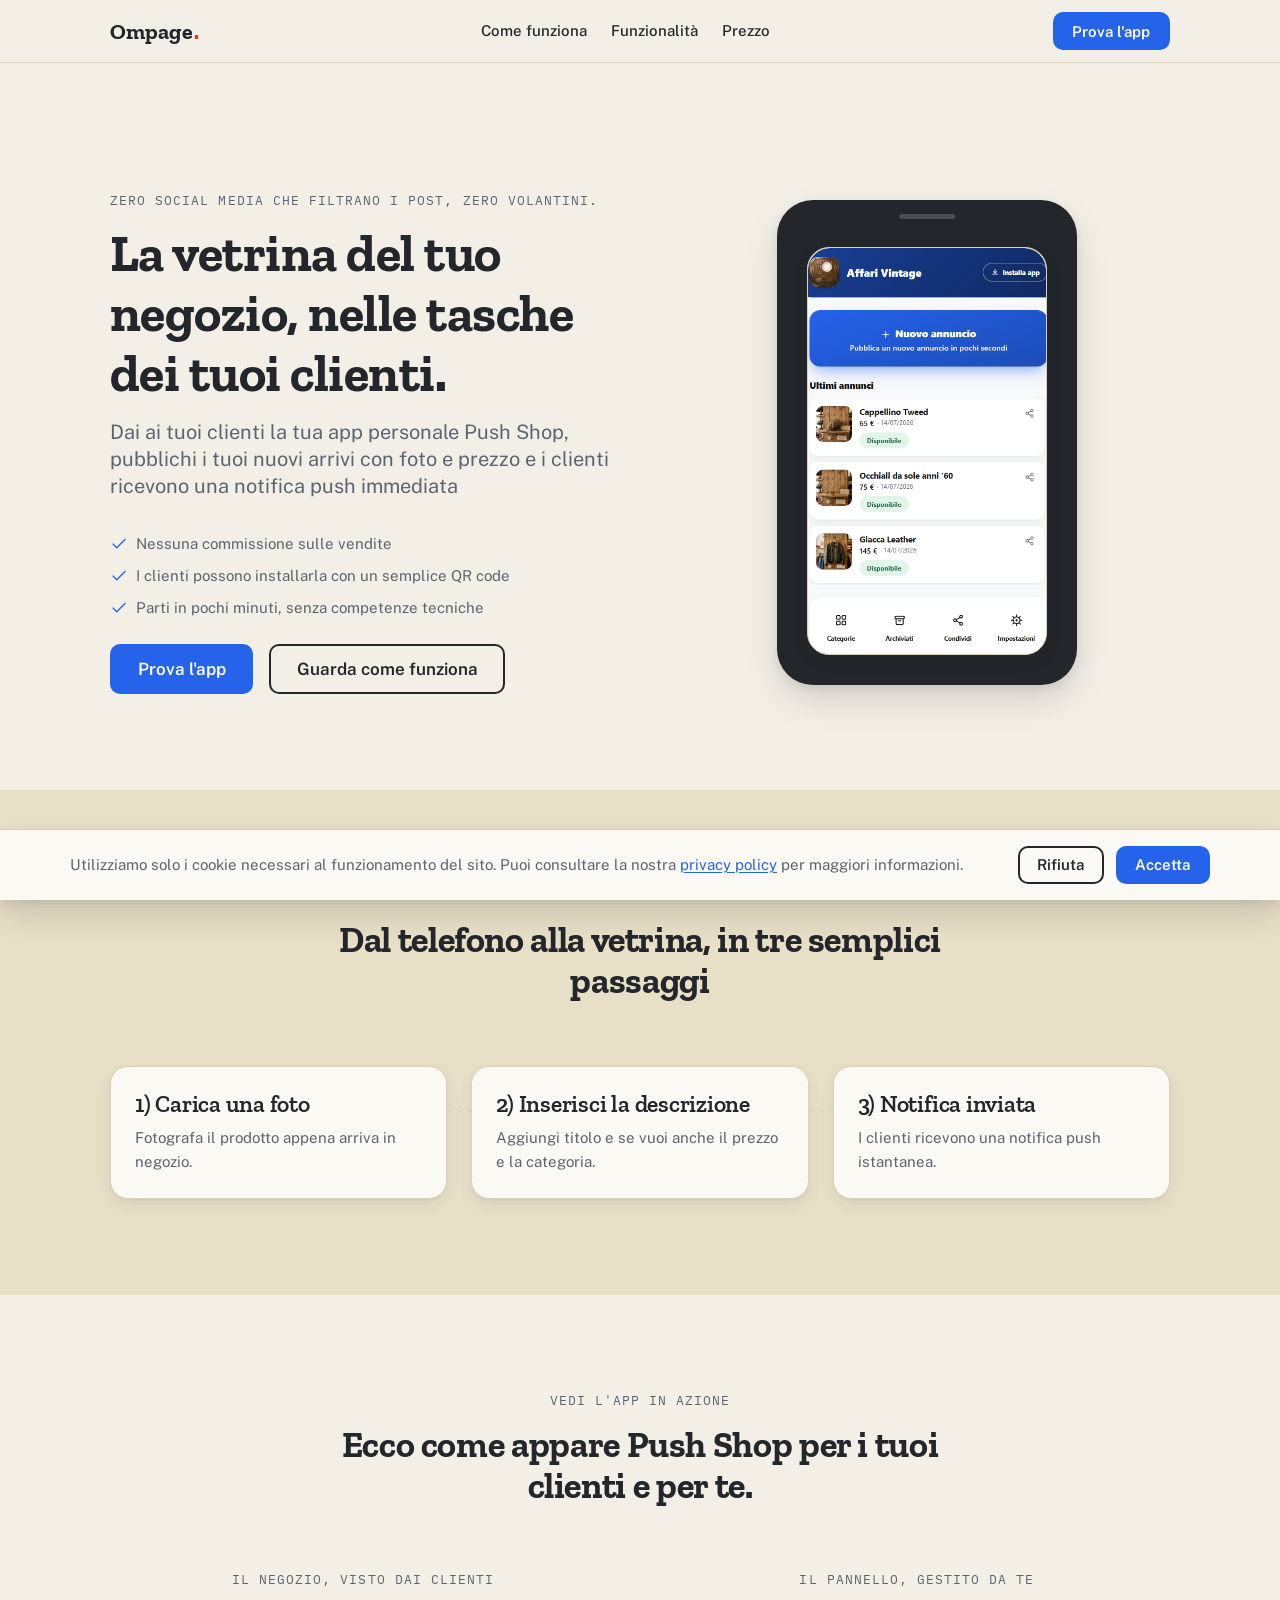
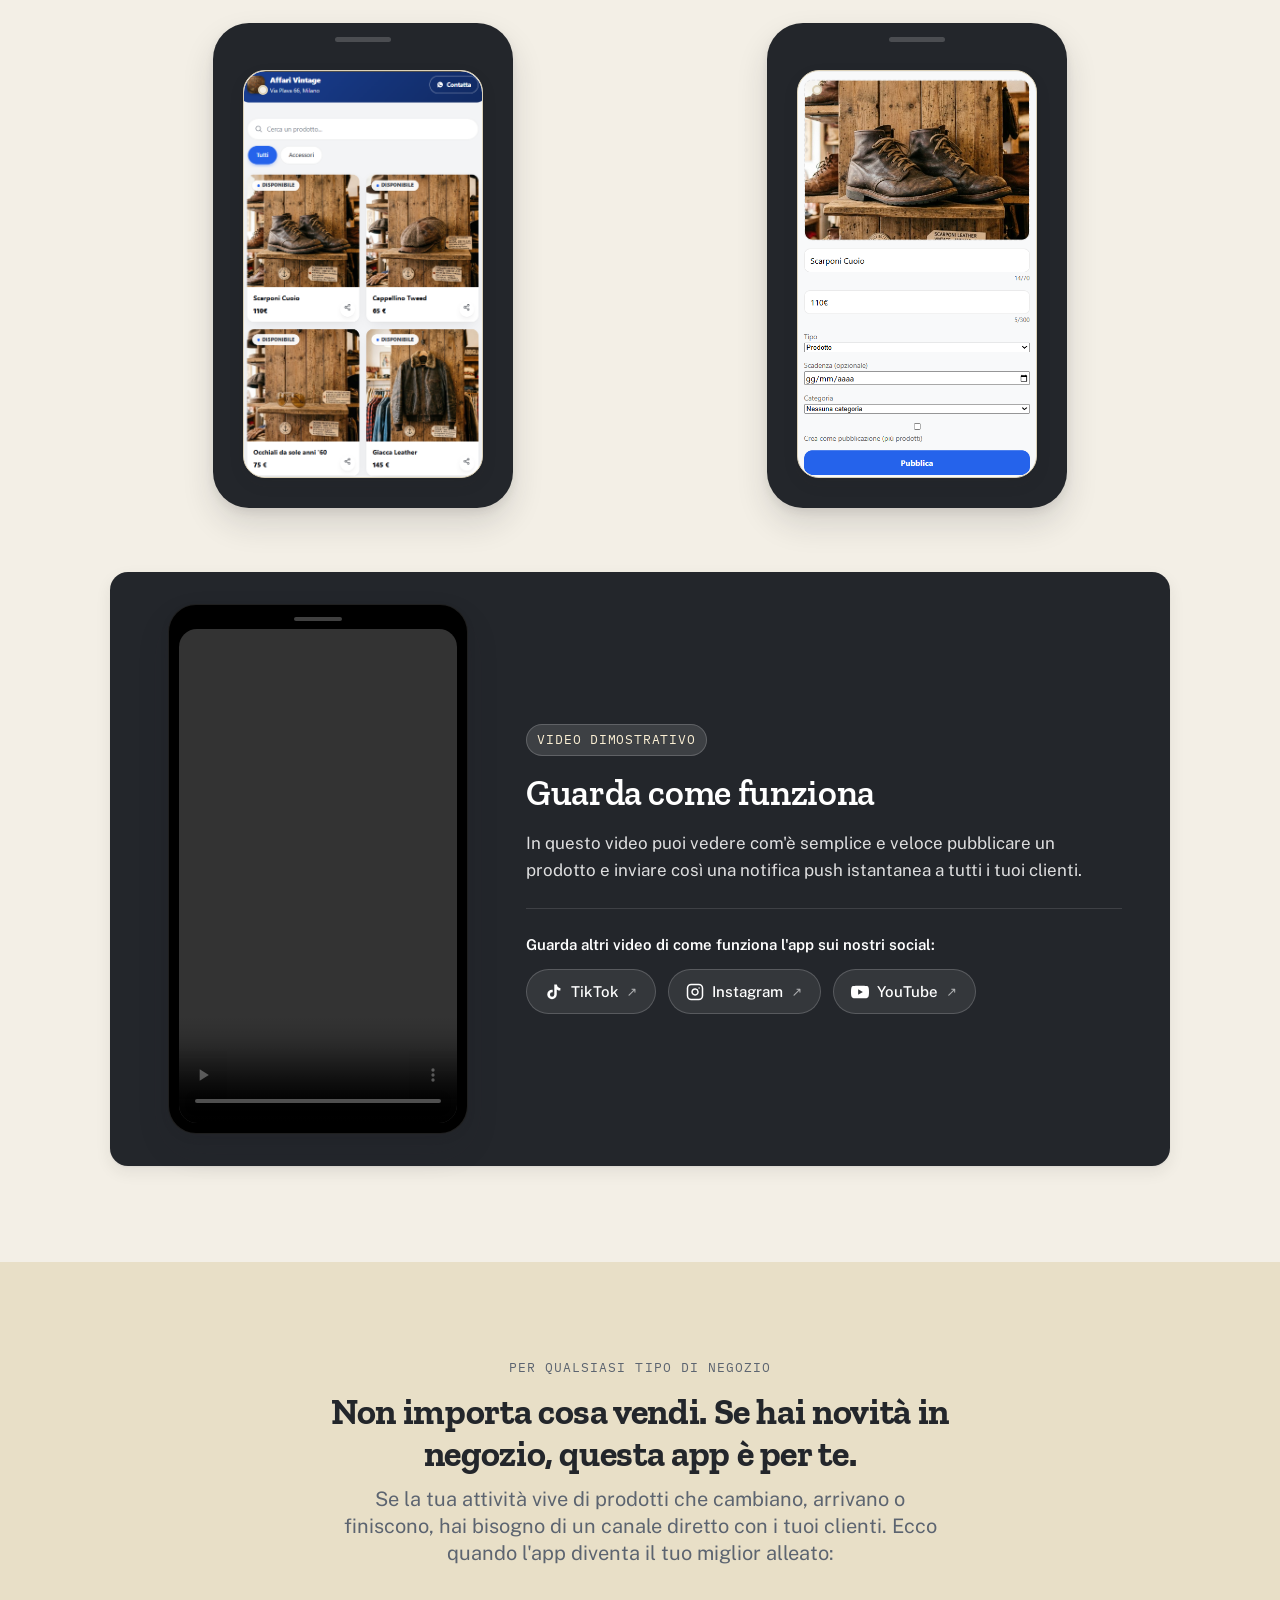
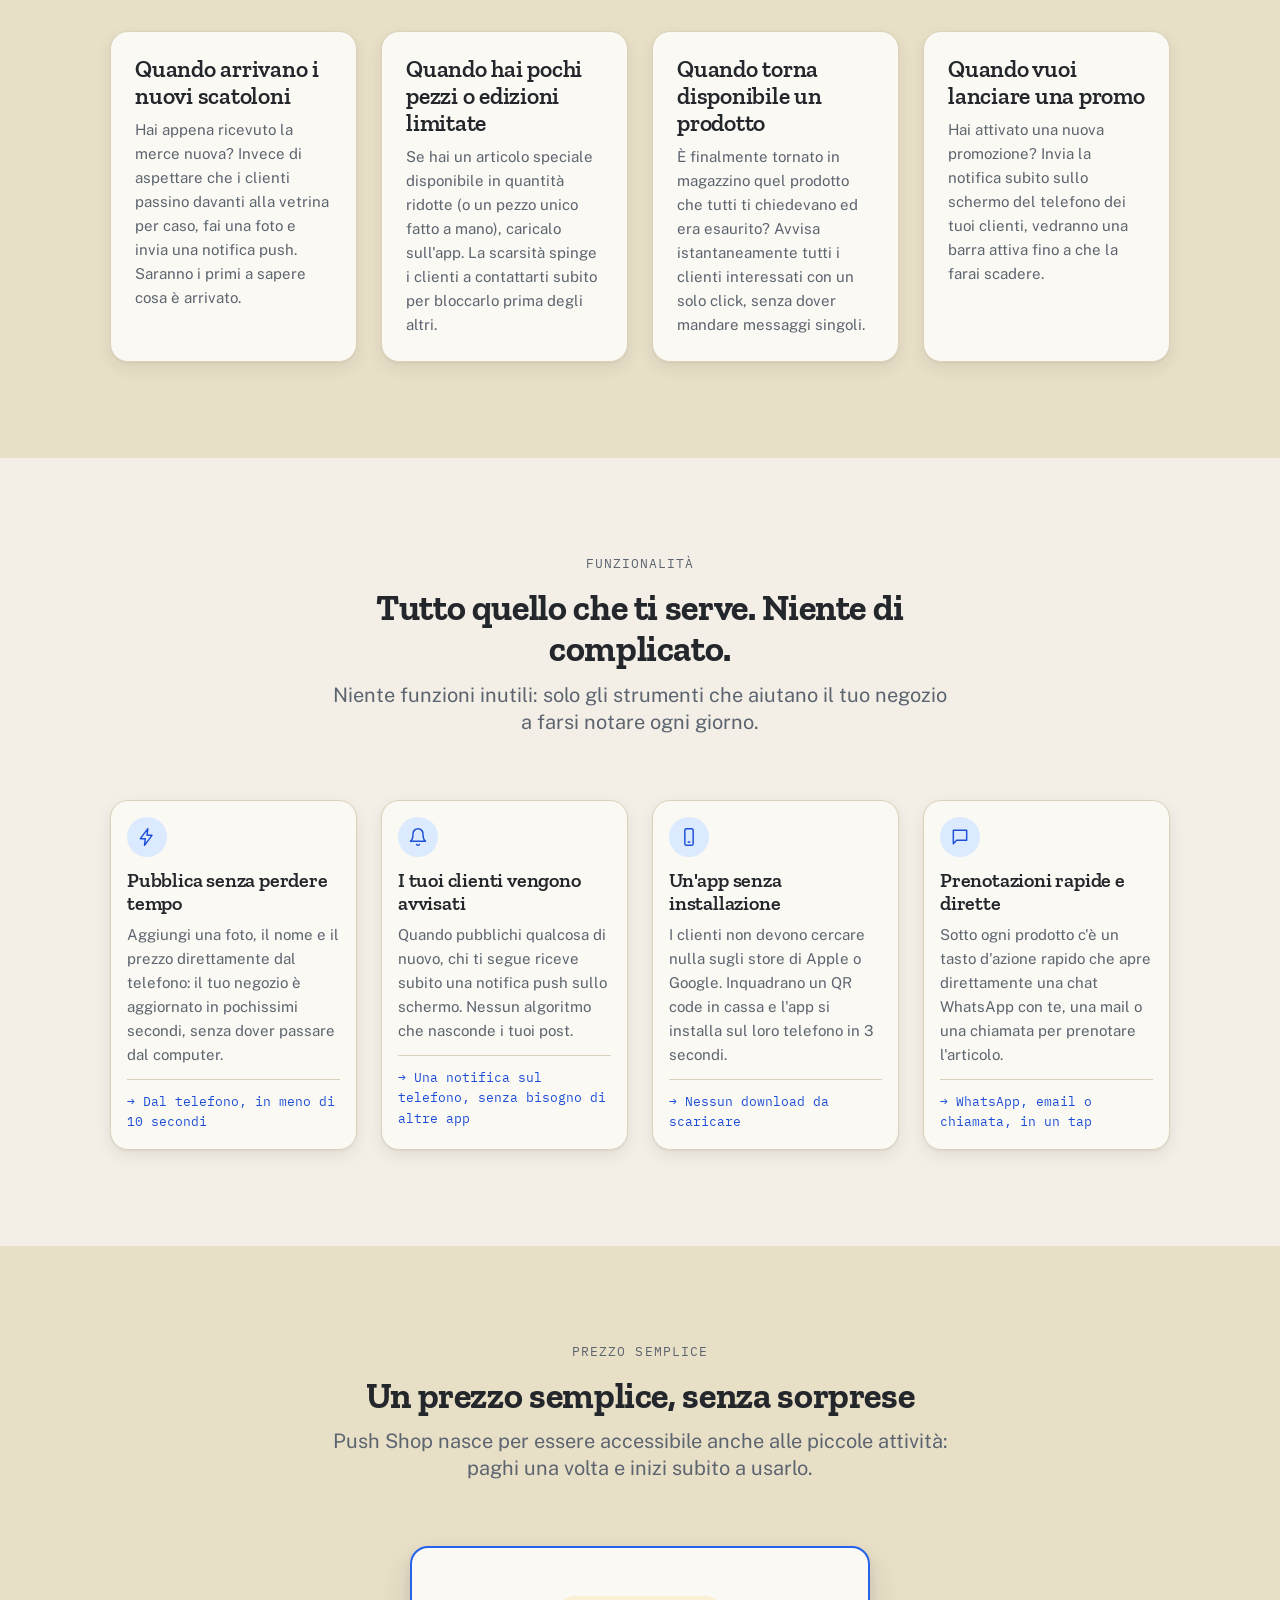
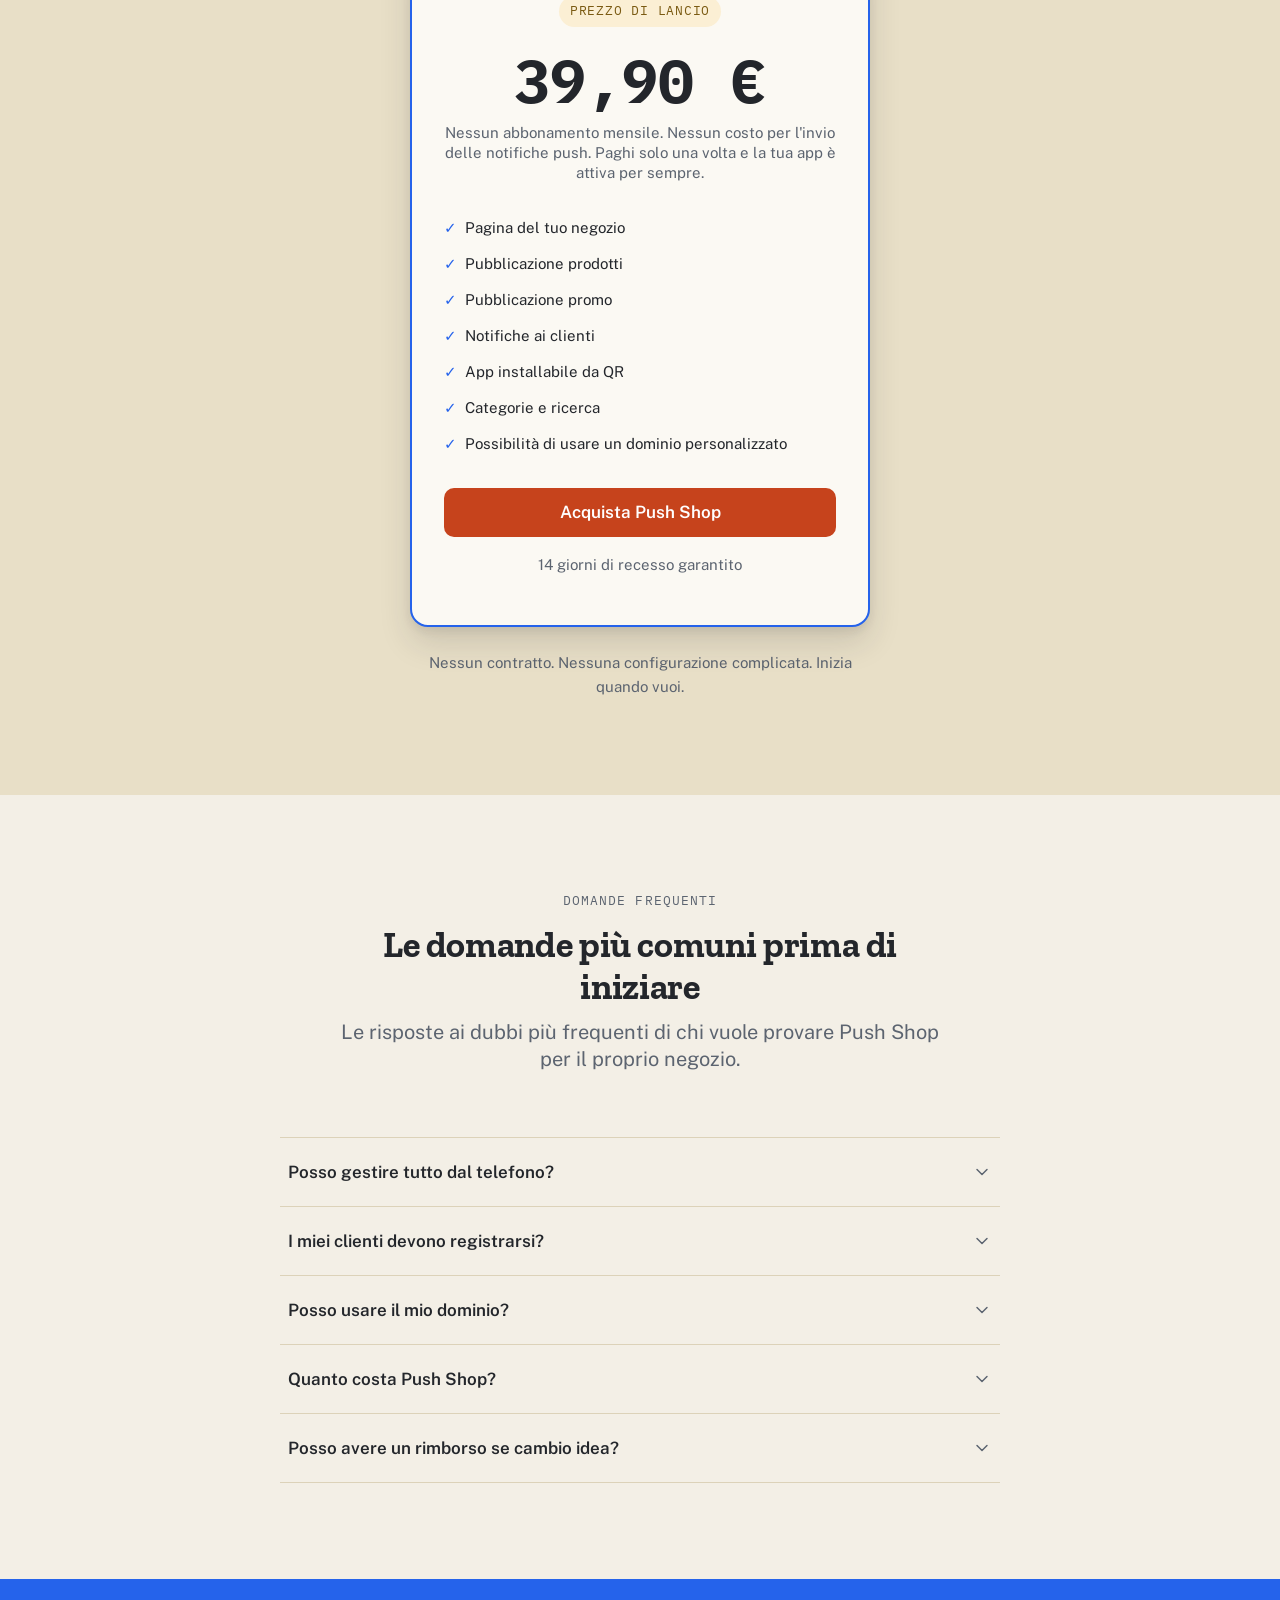
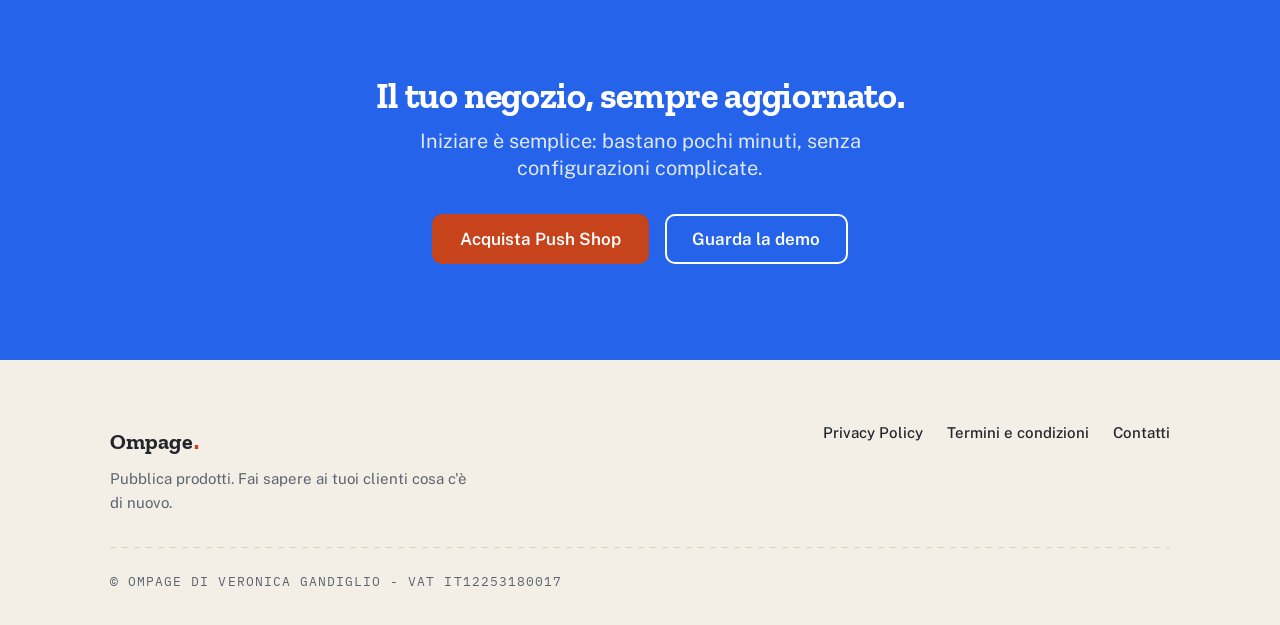
<file: index.html>
<!DOCTYPE html>
<html lang="it">
<head>
  <meta charset="UTF-8">
  <meta name="viewport" content="width=device-width, initial-scale=1.0">
  <title>Push Shop — Pubblica nuovi prodotti e avvisa i tuoi clienti</title>
  <meta name="description" content="Push Shop è la piattaforma per negozi, attività locali e professionisti: pubblica prodotti in pochi secondi e avvisa subito i clienti con una notifica push.">
  <meta name="robots" content="index, follow">

  <!-- Open Graph — sostituire i placeholder con i valori definitivi -->
  <meta property="og:type" content="website">
  <meta property="og:url" content="https://ompage.it/">
  <meta property="og:title" content="Push Shop — Pubblica nuovi prodotti e avvisa i tuoi clienti">
  <meta property="og:description" content="Push Shop è la piattaforma per negozi, attività locali e professionisti: pubblica prodotti in pochi secondi e avvisa subito i clienti con una notifica push.">
  <meta property="og:image" content="/assets/og-image.png">
  <meta property="og:image:width" content="1200">
  <meta property="og:image:height" content="630">
  <meta property="og:image:alt" content="Push Shop — pubblica un prodotto e avvisa subito i tuoi clienti">

  <!-- Twitter Card — sostituire i placeholder con i valori definitivi -->
  <meta name="twitter:card" content="summary_large_image">
  <meta name="twitter:title" content="Push Shop — Pubblica nuovi prodotti e avvisa i tuoi clienti">
  <meta name="twitter:description" content="Push Shop è la piattaforma per negozi, attività locali e professionisti: pubblica prodotti in pochi secondi e avvisa subito i clienti con una notifica push.">
  <meta name="twitter:image" content="/assets/og-image.png">
  <meta name="twitter:image:alt" content="Push Shop — pubblica un prodotto e avvisa subito i tuoi clienti">

  <!-- Favicon — i file verranno aggiunti successivamente -->
  <link rel="icon" href="/favicon.ico" sizes="any">
  <link rel="icon" href="/favicon.svg" type="image/svg+xml">

  <link rel="dns-prefetch" href="//fonts.googleapis.com">
  <link rel="dns-prefetch" href="//fonts.gstatic.com">
  <link rel="preconnect" href="https://fonts.googleapis.com">
  <link rel="preconnect" href="https://fonts.gstatic.com" crossorigin>
  <link rel="preload" as="style" href="https://fonts.googleapis.com/css2?family=Zilla+Slab:wght@500;600;700&family=Public+Sans:wght@400;500;600;700&family=IBM+Plex+Mono:wght@400;500;600&display=swap">
  <link href="https://fonts.googleapis.com/css2?family=Zilla+Slab:wght@500;600;700&family=Public+Sans:wght@400;500;600;700&family=IBM+Plex+Mono:wght@400;500;600&display=swap" rel="stylesheet" media="print" onload="this.media='all'">
  <noscript><link href="https://fonts.googleapis.com/css2?family=Zilla+Slab:wght@500;600;700&family=Public+Sans:wght@400;500;600;700&family=IBM+Plex+Mono:wght@400;500;600&display=swap" rel="stylesheet"></noscript>

  <link rel="stylesheet" href="style.css">
</head>
<body>

  <a class="skip-link" href="#contenuto">Vai al contenuto</a>

  <header class="site-header">
    <div class="container site-header__inner">
      <a href="#top" class="logo">Ompage<span class="logo-dot">.</span></a>

      <nav class="site-nav" aria-label="Navigazione principale">
        <a href="#come-funziona">Come funziona</a>
        <a href="#funzionalita">Funzionalità</a>
        <a href="#prezzo">Prezzo</a>
      </nav>

      <a href="#prezzo" class="btn btn-primary btn-sm site-header__cta">Prova l'app</a>
    </div>
  </header>

  <main id="contenuto">

    <section class="hero" id="top">
      <div class="container hero__inner">

        <div class="hero__content">
          <p class="mono-label hero__eyebrow">Zero social media che filtrano i post, zero volantini.</p>

          <h1 class="hero__title">La vetrina del tuo negozio, nelle tasche dei tuoi clienti.</h1>

          <p class="hero__text text-lead">
            Dai ai tuoi clienti la tua app personale Push Shop, pubblichi i tuoi nuovi arrivi con foto e prezzo e i clienti ricevono una notifica push immediata
          </p>

          <ul class="hero__trust" aria-label="Punti di fiducia">
            <li class="hero__trust-item">
              <svg class="icon icon-sm hero__trust-icon" viewBox="0 0 24 24" aria-hidden="true">
                <path d="M20 6 9 17l-5-5"></path>
              </svg>
              Nessuna commissione sulle vendite
            </li>
            <li class="hero__trust-item">
              <svg class="icon icon-sm hero__trust-icon" viewBox="0 0 24 24" aria-hidden="true">
                <path d="M20 6 9 17l-5-5"></path>
              </svg>
              I clienti possono installarla con un semplice QR code
            </li>
            <li class="hero__trust-item">
              <svg class="icon icon-sm hero__trust-icon" viewBox="0 0 24 24" aria-hidden="true">
                <path d="M20 6 9 17l-5-5"></path>
              </svg>
              Parti in pochi minuti, senza competenze tecniche
            </li>
          </ul>

          <div class="hero__actions flex flex-gap-md flex-wrap">
            <a href="#prezzo" class="btn btn-primary">Prova l'app</a>
            <a href="#come-funziona" class="btn btn-secondary">Guarda come funziona</a>
          </div>
        </div>

        <div class="hero__visual">
          <div class="phone-mockup phone-mockup--full" role="img" aria-label="Schermata dell'app vista da un cliente: il nome del negozio in alto, una card con un prodotto in vendita, il prezzo e il pulsante per condividerlo.">
            <div class="phone-mockup__frame" aria-hidden="true">
              <div class="phone-mockup__speaker"></div>

              <div class="phone-mockup__screen">
                

                <div class="card card--tag phone-mockup__card phone-mockup__card--full">
                  <div class="phone-mockup__photo">
                    <img src="./Screenshot%202026-07-14%20153319.png" alt="Anteprima dell'app Push Shop" loading="eager">
                  </div>
                </div>
              </div>
            </div>
          </div>
        </div>

      </div>
    </section>

    <section id="come-funziona" class="section section--alt">
      <div class="container">

        <div class="section-header">
          <p class="mono-label">Come funziona</p>
          <h2 class="section-title">Dal telefono alla vetrina, in tre semplici passaggi</h2>
        </div>

        <div class="steps">

          <div class="step card">
            <h3 class="step__title">1) Carica una foto</h3>
            <p class="step__text">Fotografa il prodotto appena arriva in negozio.</p>
          </div>

          <div class="step card">
            <h3 class="step__title">2) Inserisci la descrizione</h3>
            <p class="step__text">Aggiungi titolo e se vuoi anche il prezzo e la categoria.</p>
          </div>

          <div class="step card">
            <h3 class="step__title">3) Notifica inviata</h3>
            <p class="step__text">I clienti ricevono una notifica push istantanea.</p>
          </div>

        </div>
      </div>
    </section>

    <section id="in-azione" class="section">
      <div class="container">

        <div class="section-header">
          <p class="mono-label">Vedi l'app in azione</p>
          <h2 class="section-title">Ecco come appare Push Shop per i tuoi clienti e per te.</h2>
        </div>

        <div class="showcase">

          <div class="showcase__mockups">

            <div class="showcase__item">
              <p class="showcase__label mono-label">Il negozio, visto dai clienti</p>

              <div class="phone-mockup phone-mockup--full" role="img" aria-label="Schermata dell'app vista da un cliente.">
                <div class="phone-mockup__frame" aria-hidden="true">
                  <div class="phone-mockup__speaker"></div>

                  <div class="phone-mockup__screen">
                    <div class="card card--tag phone-mockup__card phone-mockup__card--full">
                      <div class="phone-mockup__photo">
                        <img src="./client.png" alt="Schermata client Push Shop" loading="eager">
                      </div>
                    </div>
                  </div>
                </div>
              </div>
            </div>

            <div class="showcase__item">
              <p class="showcase__label mono-label">Il pannello, gestito da te</p>

              <div class="phone-mockup phone-mockup--full" role="img" aria-label="Schermata del pannello gestore.">
                <div class="phone-mockup__frame" aria-hidden="true">
                  <div class="phone-mockup__speaker"></div>

                  <div class="phone-mockup__screen">
                    <div class="card card--tag phone-mockup__card phone-mockup__card--full">
                      <div class="phone-mockup__photo">
                        <img src="./manager.png" alt="Schermata pannello Push Shop" loading="eager">
                      </div>
                    </div>
                  </div>
                </div>
              </div>
            </div>

          </div>

          <!-- Video Demo & Canali Social -->
          <div class="demo-showcase">
            <div class="demo-showcase__media">
              <div class="demo-showcase__frame">
                <div class="demo-showcase__notch" aria-hidden="true"></div>
                <video class="demo-showcase__video" controls playsinline preload="metadata">
                  <source src="./demo-pubblica-prodotto.mp4" type="video/mp4">
                  Il tuo browser non supporta il tag video.
                </video>
              </div>
            </div>

            <div class="demo-showcase__body">
              <span class="badge badge--dark">Video dimostrativo</span>
              <h3 class="demo-showcase__title">Guarda come funziona</h3>
              <p class="demo-showcase__desc">
                In questo video puoi vedere com'è semplice e veloce pubblicare un prodotto e inviare così una notifica push istantanea a tutti i tuoi clienti.
              </p>

              <div class="demo-showcase__socials">
                <p class="demo-showcase__socials-title">Guarda altri video di come funziona l'app sui nostri social:</p>
                <div class="demo-showcase__socials-list">
                  <a href="#" class="social-chip" target="_blank" rel="noopener" aria-label="Guarda altri video su TikTok">
                    <svg class="social-chip__icon" viewBox="0 0 24 24" fill="currentColor" aria-hidden="true">
                      <path d="M19.59 6.69a4.83 4.83 0 0 1-3.77-4.25V2h-3.45v13.67a2.89 2.89 0 0 1-2.88 2.5 2.89 2.89 0 0 1-2.89-2.89 2.89 2.89 0 0 1 2.89-2.89c.28 0 .54.04.79.1v-3.5a6.37 6.37 0 0 0-.79-.05A6.34 6.34 0 0 0 3 15.25a6.34 6.34 0 0 0 6.34 6.34 6.34 6.34 0 0 0 6.34-6.34V8.58a8.28 8.28 0 0 0 4.84 1.56V6.69h-.93z"/>
                    </svg>
                    <span>TikTok</span>
                    <span class="social-chip__arrow" aria-hidden="true">↗</span>
                  </a>

                  <a href="#" class="social-chip" target="_blank" rel="noopener" aria-label="Guarda altri video su Instagram">
                    <svg class="social-chip__icon" viewBox="0 0 24 24" fill="none" stroke="currentColor" stroke-width="2" stroke-linecap="round" stroke-linejoin="round" aria-hidden="true">
                      <rect x="2" y="2" width="20" height="20" rx="5" ry="5"></rect>
                      <path d="M16 11.37A4 4 0 1 1 12.63 8 4 4 0 0 1 16 11.37z"></path>
                      <line x1="17.5" y1="6.5" x2="17.51" y2="6.5"></line>
                    </svg>
                    <span>Instagram</span>
                    <span class="social-chip__arrow" aria-hidden="true">↗</span>
                  </a>

                  <a href="#" class="social-chip" target="_blank" rel="noopener" aria-label="Guarda altri video su YouTube">
                    <svg class="social-chip__icon" viewBox="0 0 24 24" fill="currentColor" aria-hidden="true">
                      <path d="M23.498 6.186a3.016 3.016 0 0 0-2.122-2.136C19.505 3.545 12 3.545 12 3.545s-7.505 0-9.377.505A3.017 3.017 0 0 0 .502 6.186C0 8.07 0 12 0 12s0 3.93.502 5.814a3.016 3.016 0 0 0 2.122 2.136c1.871.505 9.376.505 9.376.505s7.505 0 9.377-.505a3.015 3.015 0 0 0 2.122-2.136C24 15.93 24 12 24 12s0-3.93-.502-5.814zM9.545 15.568V8.432L15.818 12l-6.273 3.568z"/>
                    </svg>
                    <span>YouTube</span>
                    <span class="social-chip__arrow" aria-hidden="true">↗</span>
                  </a>
                </div>
              </div>
            </div>
          </div>

        </div>
      </div>
    </section>

    <section id="per-chi" class="section section--alt">
      <div class="container">

        <div class="section-header">
          <p class="mono-label">Per qualsiasi tipo di negozio</p>
          <h2 class="section-title">Non importa cosa vendi. Se hai novità in negozio, questa app è per te.</h2>
          <p class="section-lead">Se la tua attività vive di prodotti che cambiano, arrivano o finiscono, hai bisogno di un canale diretto con i tuoi clienti. Ecco quando l'app diventa il tuo miglior alleato:</p>
        </div>

        <div class="use-cases">

          <div class="use-case card">
            <h3 class="use-case__title">Quando arrivano i nuovi scatoloni</h3>
            <p class="use-case__text">Hai appena ricevuto la merce nuova? Invece di aspettare che i clienti passino davanti alla vetrina per caso, fai una foto e invia una notifica push. Saranno i primi a sapere cosa è arrivato.</p>
          </div>

          <div class="use-case card">
            <h3 class="use-case__title">Quando hai pochi pezzi o edizioni limitate</h3>
            <p class="use-case__text">Se hai un articolo speciale disponibile in quantità ridotte (o un pezzo unico fatto a mano), caricalo sull'app. La scarsità spinge i clienti a contattarti subito per bloccarlo prima degli altri.</p>
          </div>

          <div class="use-case card">
            <h3 class="use-case__title">Quando torna disponibile un prodotto</h3>
            <p class="use-case__text">È finalmente tornato in magazzino quel prodotto che tutti ti chiedevano ed era esaurito? Avvisa istantaneamente tutti i clienti interessati con un solo click, senza dover mandare messaggi singoli.</p>
          </div>

          <div class="use-case card">
            <h3 class="use-case__title">Quando vuoi lanciare una promo</h3>
            <p class="use-case__text">Hai attivato una nuova promozione? Invia la notifica subito sullo schermo del telefono dei tuoi clienti, vedranno una barra attiva fino a che la farai scadere.</p>
          </div>

        </div>
      </div>
    </section>

    <section id="funzionalita" class="section">
      <div class="container">

        <div class="section-header">
          <p class="mono-label">Funzionalità</p>
          <h2 class="section-title">Tutto quello che ti serve. Niente di complicato.</h2>
          <p class="section-lead">Niente funzioni inutili: solo gli strumenti che aiutano il tuo negozio a farsi notare ogni giorno.</p>
        </div>

        <div class="features-grid">

          <div class="feature-card card">
            <div class="feature-card__icon" aria-hidden="true">
              <svg class="icon" viewBox="0 0 24 24">
                <path d="M13 2 4 14h6l-1 8 9-12h-6l1-8z"></path>
              </svg>
            </div>
            <h3 class="feature-card__title">Pubblica senza perdere tempo</h3>
            <p class="feature-card__text">Aggiungi una foto, il nome e il prezzo direttamente dal telefono: il tuo negozio è aggiornato in pochissimi secondi, senza dover passare dal computer.</p>
            <p class="feature-card__detail">→ Dal telefono, in meno di 10 secondi</p>
          </div>

          <div class="feature-card card">
            <div class="feature-card__icon" aria-hidden="true">
              <svg class="icon" viewBox="0 0 24 24">
                <path d="M6 8a6 6 0 0 1 12 0c0 7 3 9 3 9H3s3-2 3-9"></path>
                <path d="M10.3 21a1.94 1.94 0 0 0 3.4 0"></path>
              </svg>
            </div>
            <h3 class="feature-card__title">I tuoi clienti vengono avvisati</h3>
            <p class="feature-card__text">Quando pubblichi qualcosa di nuovo, chi ti segue riceve subito una notifica push sullo schermo. Nessun algoritmo che nasconde i tuoi post.</p>
            <p class="feature-card__detail">→ Una notifica sul telefono, senza bisogno di altre app</p>
          </div>

          <div class="feature-card card">
            <div class="feature-card__icon" aria-hidden="true">
              <svg class="icon" viewBox="0 0 24 24">
                <rect x="7" y="2" width="10" height="20" rx="2"></rect>
                <path d="M11 18h2"></path>
              </svg>
            </div>
            <h3 class="feature-card__title">Un'app senza installazione</h3>
            <p class="feature-card__text">I clienti non devono cercare nulla sugli store di Apple o Google. Inquadrano un QR code in cassa e l'app si installa sul loro telefono in 3 secondi.</p>
            <p class="feature-card__detail">→ Nessun download da scaricare</p>
          </div>

          <div class="feature-card card">
            <div class="feature-card__icon" aria-hidden="true">
              <svg class="icon" viewBox="0 0 24 24">
                <path d="M4 4h16v12H8l-4 4V4z"></path>
              </svg>
            </div>
            <h3 class="feature-card__title">Prenotazioni rapide e dirette</h3>
            <p class="feature-card__text">Sotto ogni prodotto c'è un tasto d'azione rapido che apre direttamente una chat WhatsApp con te, una mail o una chiamata per prenotare l'articolo.</p>
            <p class="feature-card__detail">→ WhatsApp, email o chiamata, in un tap</p>
          </div>

        </div>
      </div>
    </section>

    <section id="prezzo" class="section section--alt">
      <div class="container">

        <div class="section-header">
          <p class="mono-label">Prezzo semplice</p>
          <h2 class="section-title">Un prezzo semplice, senza sorprese</h2>
          <p class="section-lead">Push Shop nasce per essere accessibile anche alle piccole attività: paghi una volta e inizi subito a usarlo.</p>
        </div>

        <div class="pricing-card-wrap">

          <div class="pricing-card card">

            <div class="pricing-card__top">
              <span class="badge badge--new">Prezzo di lancio</span>
            </div>

            <div class="pricing-card__price">
              <span class="pricing-card__amount">39,90 €</span>
              <span class="pricing-card__once">Nessun abbonamento mensile. Nessun costo per l'invio delle notifiche push. Paghi solo una volta e la tua app è attiva per sempre.</span>
            </div>

            <ul class="pricing-card__list">
              <li>Pagina del tuo negozio</li>
              <li>Pubblicazione prodotti</li>
              <li>Pubblicazione promo</li>
              <li>Notifiche ai clienti</li>
              <li>App installabile da QR</li>
              <li>Categorie e ricerca</li>
              <li>Possibilità di usare un dominio personalizzato</li>
            </ul>

            <!-- CTA di acquisto: sostituire data-checkout-url con il link reale del checkout Lemon Squeezy -->
            <a href="https://ompage.lemonsqueezy.com/checkout/buy/e81f1449-ce46-4039-9310-4a0b0b16022a?checkout[custom][product_slug]=nuovi-arrivi" class="btn btn-accent pricing-card__cta">Acquista Push Shop</a>

            <p class="pricing-card__guarantee">14 giorni di recesso garantito</p>

          </div>

          <p class="pricing-note">Nessun contratto. Nessuna configurazione complicata. Inizia quando vuoi.</p>

        </div>
      </div>
    </section>

    <section id="faq" class="section">
      <div class="container">

        <div class="section-header">
          <p class="mono-label">Domande frequenti</p>
          <h2 class="section-title">Le domande più comuni prima di iniziare</h2>
          <p class="section-lead">Le risposte ai dubbi più frequenti di chi vuole provare Push Shop per il proprio negozio.</p>
        </div>

        <div class="faq-accordion">

          

          <div class="faq-item">
            <h3 class="faq-item__heading">
              <button type="button" class="faq-item__question" aria-expanded="false" aria-controls="faq-answer-2" id="faq-question-2">
                <span>Posso gestire tutto dal telefono?</span>
                <svg class="icon faq-item__chevron" viewBox="0 0 24 24" aria-hidden="true">
                  <path d="M6 9l6 6 6-6"></path>
                </svg>
              </button>
            </h3>
            <div class="faq-item__answer" id="faq-answer-2" role="region" aria-labelledby="faq-question-2" aria-hidden="true">
              <div class="faq-item__answer-inner">
                <p>Sì. Puoi pubblicare nuovi prodotti, aggiornare informazioni e gestire il tuo negozio direttamente dallo smartphone.</p>
              </div>
            </div>
          </div>

          <div class="faq-item">
            <h3 class="faq-item__heading">
              <button type="button" class="faq-item__question" aria-expanded="false" aria-controls="faq-answer-3" id="faq-question-3">
                <span>I miei clienti devono registrarsi?</span>
                <svg class="icon faq-item__chevron" viewBox="0 0 24 24" aria-hidden="true">
                  <path d="M6 9l6 6 6-6"></path>
                </svg>
              </button>
            </h3>
            <div class="faq-item__answer" id="faq-answer-3" role="region" aria-labelledby="faq-question-3" aria-hidden="true">
              <div class="faq-item__answer-inner">
                <p>No. Possono vedere i tuoi prodotti e ricevere aggiornamenti senza creare un account complicato.</p>
              </div>
            </div>
          </div>

          <div class="faq-item">
            <h3 class="faq-item__heading">
              <button type="button" class="faq-item__question" aria-expanded="false" aria-controls="faq-answer-4" id="faq-question-4">
                <span>Posso usare il mio dominio?</span>
                <svg class="icon faq-item__chevron" viewBox="0 0 24 24" aria-hidden="true">
                  <path d="M6 9l6 6 6-6"></path>
                </svg>
              </button>
            </h3>
            <div class="faq-item__answer" id="faq-answer-4" role="region" aria-labelledby="faq-question-4" aria-hidden="true">
              <div class="faq-item__answer-inner">
                <p>Sì. Puoi collegare un dominio personalizzato al tuo negozio. La configurazione viene spiegata con una guida semplice.</p>
              </div>
            </div>
          </div>

          <div class="faq-item">
            <h3 class="faq-item__heading">
              <button type="button" class="faq-item__question" aria-expanded="false" aria-controls="faq-answer-5" id="faq-question-5">
                <span>Quanto costa Push Shop?</span>
                <svg class="icon faq-item__chevron" viewBox="0 0 24 24" aria-hidden="true">
                  <path d="M6 9l6 6 6-6"></path>
                </svg>
              </button>
            </h3>
            <div class="faq-item__answer" id="faq-answer-5" role="region" aria-labelledby="faq-question-5" aria-hidden="true">
              <div class="faq-item__answer-inner">
                <p>Il prezzo di lancio è 39,90 € con pagamento una tantum. Non ci sono abbonamenti mensili.</p>
              </div>
            </div>
          </div>

          <div class="faq-item">
            <h3 class="faq-item__heading">
              <button type="button" class="faq-item__question" aria-expanded="false" aria-controls="faq-answer-6" id="faq-question-6">
                <span>Posso avere un rimborso se cambio idea?</span>
                <svg class="icon faq-item__chevron" viewBox="0 0 24 24" aria-hidden="true">
                  <path d="M6 9l6 6 6-6"></path>
                </svg>
              </button>
            </h3>
            <div class="faq-item__answer" id="faq-answer-6" role="region" aria-labelledby="faq-question-6" aria-hidden="true">
              <div class="faq-item__answer-inner">
                <p>Sì. Hai 14 giorni di diritto di recesso dall'acquisto: se cambi idea, ricevi il rimborso completo.</p>
              </div>
            </div>
          </div>

        </div>
      </div>
    </section>

    <section id="cta-finale" class="section cta-final">
      <div class="container cta-final__inner">
        <h2 class="cta-final__title">Il tuo negozio, sempre aggiornato.</h2>
        <p class="cta-final__subtitle">Iniziare è semplice: bastano pochi minuti, senza configurazioni complicate.</p>
        <div class="cta-final__actions flex flex-gap-md flex-wrap">
          <!-- CTA di acquisto: sostituire data-checkout-url con il link reale del checkout Lemon Squeezy -->
          <a href="https://ompage.lemonsqueezy.com/checkout/buy/e81f1449-ce46-4039-9310-4a0b0b16022a?checkout[custom][product_slug]=nuovi-arrivi" class="btn btn-accent">Acquista Push Shop</a>
          <a href="#in-azione" class="btn btn-secondary">Guarda la demo</a>
        </div>
      </div>
    </section>

  </main>

  <footer class="site-footer">
    <div class="container">

      <div class="site-footer__top">
        <div class="site-footer__brand">
          <a href="#top" class="logo">Ompage<span class="logo-dot">.</span></a>
          <p class="site-footer__tagline">Pubblica prodotti. Fai sapere ai tuoi clienti cosa c'è di nuovo.</p>
        </div>

        <nav class="site-footer__links" aria-label="Link utili">
          <button type="button" class="site-footer__link" data-modal-open="privacy">Privacy Policy</button>
          <button type="button" class="site-footer__link" data-modal-open="termini">Termini e condizioni</button>
          <button type="button" class="site-footer__link" data-modal-open="contatti">Contatti</button>
        </nav>
      </div>

      <hr class="thread-divider">

      <p class="site-footer__copy mono-label">© Ompage di Veronica Gandiglio - VAT IT12253180017</p>

    </div>
  </footer>

  <dialog id="modal-privacy" class="modal modal--scrollable">
    <div class="modal__inner">
      <div class="modal__header">
        <h3 class="modal__title">Privacy Policy</h3>
        <button type="button" class="modal__close" data-modal-close aria-label="Chiudi">
          <svg class="icon" viewBox="0 0 24 24">
            <path d="M18 6 6 18"></path>
            <path d="M6 6l12 12"></path>
          </svg>
        </button>
      </div>
      <div class="modal__body">
        <p class="mono-label">Ultimo aggiornamento: 17/07/2026</p>

        <h4>Privacy Policy - Ompage.it</h4>

        <h4>1. Ruoli nel Trattamento dei Dati</h4>
        <p><strong>Titolare del Trattamento:</strong> Il Titolare del trattamento per i dati relativi ai Commercianti (Gestori) è Veronica Gandiglio, contattabile a veronica.ompage@gmail.com.</p>
        <p><strong>Responsabile del Trattamento:</strong> Per i dati dei clienti finali dei negozi (es. token push delle vetrine), Ompage agisce esclusivamente come Responsabile del Trattamento (Data Processor) per conto dei rispettivi Gestori dei negozi, che rimangono i Titolari autonomi del trattamento.</p>

        <h4>2. Tipologia di Dati Trattati e Finalità</h4>

        <h5 style="margin: 0.75rem 0 0.25rem; font-size: 1rem; font-weight: 600;">A. Dati dei Commercianti (Gestori)</h5>
        <p><strong>Dati raccolti:</strong> Email di registrazione (tramite Lemon Squeezy), nome del negozio, logo, preferenze di branding e informazioni sui prodotti caricati.</p>
        <p><strong>Finalità:</strong> Consentire l'erogazione del servizio, la gestione dell'account e la fatturazione.</p>
        <p><strong>Cookie Tecnici:</strong> Per l'accesso all'area di gestione viene utilizzato un cookie tecnico di sessione (<code>__Host-session</code>), necessario a garantire la sicurezza dell'autenticazione. Non vengono utilizzati cookie di profilazione o tracciamento commerciale.</p>

        <h5 style="margin: 0.75rem 0 0.25rem; font-size: 1rem; font-weight: 600;">B. Dati dei Clienti Finali (Visitatori delle vetrine dei negozi)</h5>
        <p>Ompage adotta un approccio di "Privacy by Design". Non raccoglie né memorizza dati identificativi personali (nomi, email, indirizzi IP o numeri di telefono) dei clienti che visitano le vetrine dei negozi.</p>
        <p><strong>Notifiche Push:</strong> Se il cliente finale acconsente a ricevere notifiche, viene memorizzato unicamente un token crittografato anonimo generato dal browser. Questo token è associato esclusivamente al tenant (negozio) specifico.</p>
        <p><strong>Conservazione:</strong> I token delle notifiche push vengono cancellati automaticamente dopo 90 giorni di inattività o immediatamente in caso di disattivazione manuale da parte dell'utente.</p>

        <h4>3. Base Giuridica e Conservazione</h4>
        <p>Il trattamento si basa sull'esecuzione del contratto di servizio (per i Commercianti) e sul consenso esplicito fornito tramite il browser (per l'attivazione delle notifiche push dei Clienti Finali). I dati dei commercianti vengono conservati per tutta la durata del rapporto contrattuale e nei termini stabiliti dalla legge per scopi amministrativi e fiscali.</p>

        <h4>4. Destinatari e Trasferimento dei Dati</h4>
        <p>I dati sono ospitati e trattati tramite fornitori che garantiscono standard di sicurezza conformi al GDPR:</p>
        <ol>
          <li><strong>Lemon Squeezy LLC</strong> (USA) - Gestione dei pagamenti e delle licenze (basato su clausole contrattuali standard).</li>
          <li><strong>Cloudflare Inc.</strong> (USA/Globale) - Infrastruttura server, database D1 e storage R2. Qualora i dati siano trasferiti al di fuori del SEE, Cloudflare garantisce il rispetto delle Clausole Contrattuali Standard (SCC).</li>
        </ol>

        <h4>5. Diritti dell'Interessato</h4>
        <p>Gli interessati possono esercitare in qualsiasi momento i diritti previsti dal GDPR (accesso, rettifica, cancellazione, limitazione) inviando una richiesta a veronica.ompage@gmail.com.</p>
      </div>
    </div>
  </dialog>

  <dialog id="modal-termini" class="modal modal--scrollable">
    <div class="modal__inner">
      <div class="modal__header">
        <h3 class="modal__title">Termini e condizioni</h3>
        <button type="button" class="modal__close" data-modal-close aria-label="Chiudi">
          <svg class="icon" viewBox="0 0 24 24">
            <path d="M18 6 6 18"></path>
            <path d="M6 6l12 12"></path>
          </svg>
        </button>
      </div>
      <div class="modal__body">
        <p class="mono-label">Ultimo aggiornamento: 14/07/2026</p>

        <h4>CONTRATTO DI LICENZA D’USO – OMPAGE.IT</h4>
        <p>Il presente contratto regola l’utilizzo della piattaforma Push Shop di Ompage.it (di seguito "Push Shop" o "il Servizio") fornito da [Tuo Nome / Tua Ditta/Società], (di seguito "il Fornitore").</p>

        <h4>1. Destinazione d&#39;Uso del Servizio</h4>
        <p>Push Shop è uno strumento concepito principalmente per uso professionale, commerciale e imprenditoriale. Qualora l&#39;Utente agisca in qualità di consumatore (ai sensi delle normative a tutela dei consumatori applicabili), si applicheranno le tutele inderogabili di legge previste nel suo paese di residenza.</p>

        <h4>2. Definizione di Licenza "Lifetime" (A Vita)</h4>
        <p>L&#39;acquisto del Servizio prevede un pagamento unico ("una tantum") gestito tramite il nostro partner di fatturazione (Lemon Squeezy). La licenza d&#39;uso si intende concessa per l&#39;intera durata della vita commerciale del Servizio. Qualora il Fornitore decida di cessare definitivamente lo sviluppo, la manutenzione o l&#39;erogazione di Push Shop, la licenza cesserà di avere efficacia. In tal caso, nessun rimborso sarà dovuto per gli acquisti effettuati oltre il periodo di garanzia di 14 giorni.</p>

        <h4>3. Sospensione e Risoluzione (Abusi)</h4>
        <p>È severamente vietato utilizzare Push Shop per pubblicare o diffondere contenuti illegali, pornografici, pedopornografici, lesivi del diritto d&#39;autore o contrari all&#39;ordine pubblico. In caso di violazione accertata o di fondato sospetto, Push Shop si riserva il diritto di sospendere o risolvere l&#39;account dell&#39;utente, disabilitando l&#39;accesso al Servizio.</p>

        <h4>4. Dismissione del Servizio</h4>
        <p>Il Fornitore si riserva il diritto di dismettere o interrompere definitivamente l&#39;erogazione di Push Shop. In tale eventualità, il Servizio potrà essere dismesso previo ragionevole preavviso di almeno 30 giorni, comunicato agli utenti registrati tramite email o avviso all&#39;interno della piattaforma, al fine di consentire l&#39;esportazione dei dati inseriti.</p>

        <h4>5. Limitazione di Responsabilità</h4>
        <p>Nei limiti massimi consentiti dalle leggi applicabili, il Fornitore non sarà responsabile per danni indiretti, perdita di dati, interruzioni dell&#39;attività o mancati guadagni derivanti dall&#39;uso o dall&#39;impossibilità di usare il Servizio. L&#39;eventuale responsabilità complessiva del Fornitore non potrà in ogni caso superare la somma effettivamente corrisposta dall&#39;Utente per l&#39;acquisto della licenza d&#39;uso del Servizio.</p>

      </div>
    </div>
  </dialog>


  <dialog id="modal-contatti" class="modal">
    <div class="modal__inner">
      <div class="modal__header">
        <h3 class="modal__title">Contatti</h3>
        <button type="button" class="modal__close" data-modal-close aria-label="Chiudi">
          <svg class="icon" viewBox="0 0 24 24">
            <path d="M18 6 6 18"></path>
            <path d="M6 6l12 12"></path>
          </svg>
        </button>
      </div>
      <div class="modal__body">
        <p>Hai domande su Push Shop o sul tuo negozio? Scrivi a <a href="mailto:veronica.ompage@gmail.com">veronica.ompage@gmail.com</a>.</p>
      </div>
    </div>
  </dialog>

  <div id="cookie-bar" class="cookie-bar" role="dialog" aria-live="polite" aria-label="Gestione cookie">
    <div class="cookie-bar__inner">
      <p class="cookie-bar__text">
        Utilizziamo solo i cookie necessari al funzionamento del sito. Puoi consultare la nostra
        <button type="button" class="cookie-bar__link" data-modal-open="privacy">privacy policy</button>
        per maggiori informazioni.
      </p>
      <div class="cookie-bar__actions">
        <button type="button" class="btn btn-secondary btn-sm" id="cookie-reject">Rifiuta</button>
        <button type="button" class="btn btn-primary btn-sm" id="cookie-accept">Accetta</button>
      </div>
    </div>
  </div>

  <script src="script.js" defer></script>

</body>
</html>
</file>
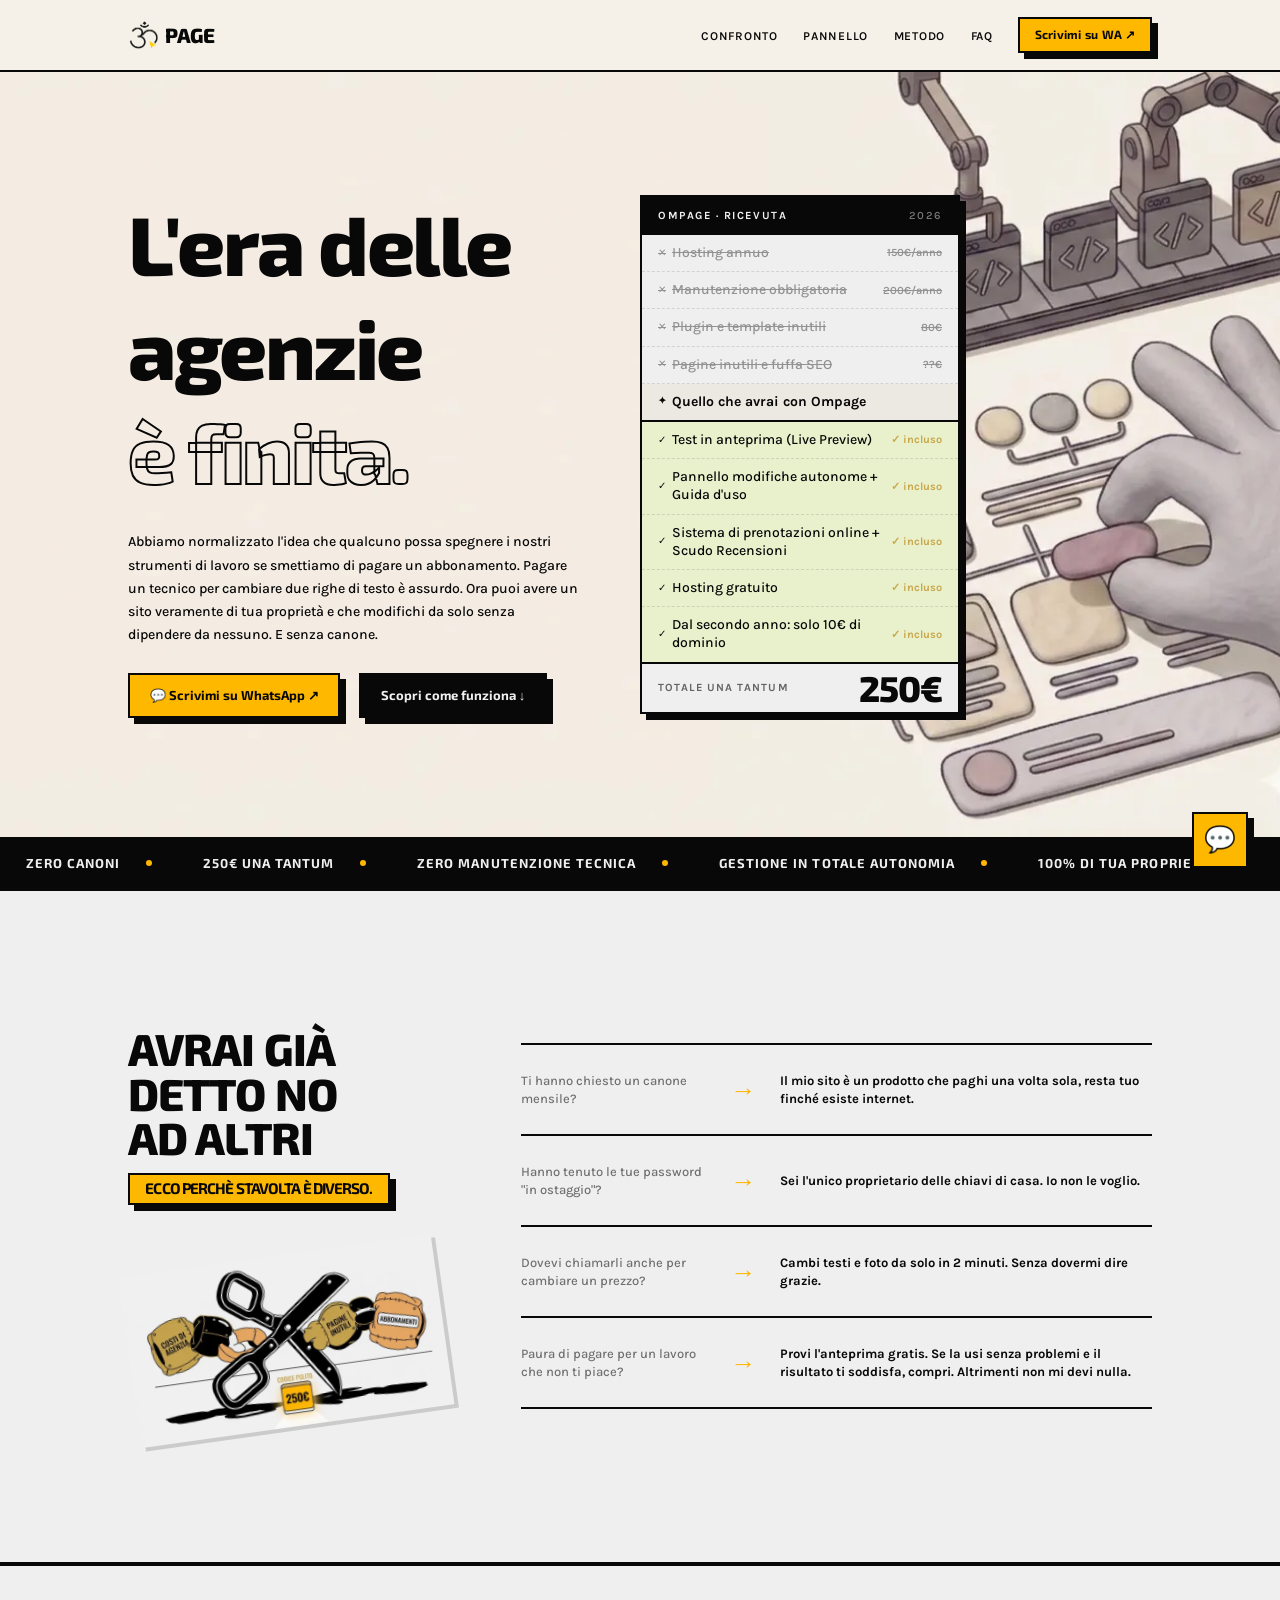
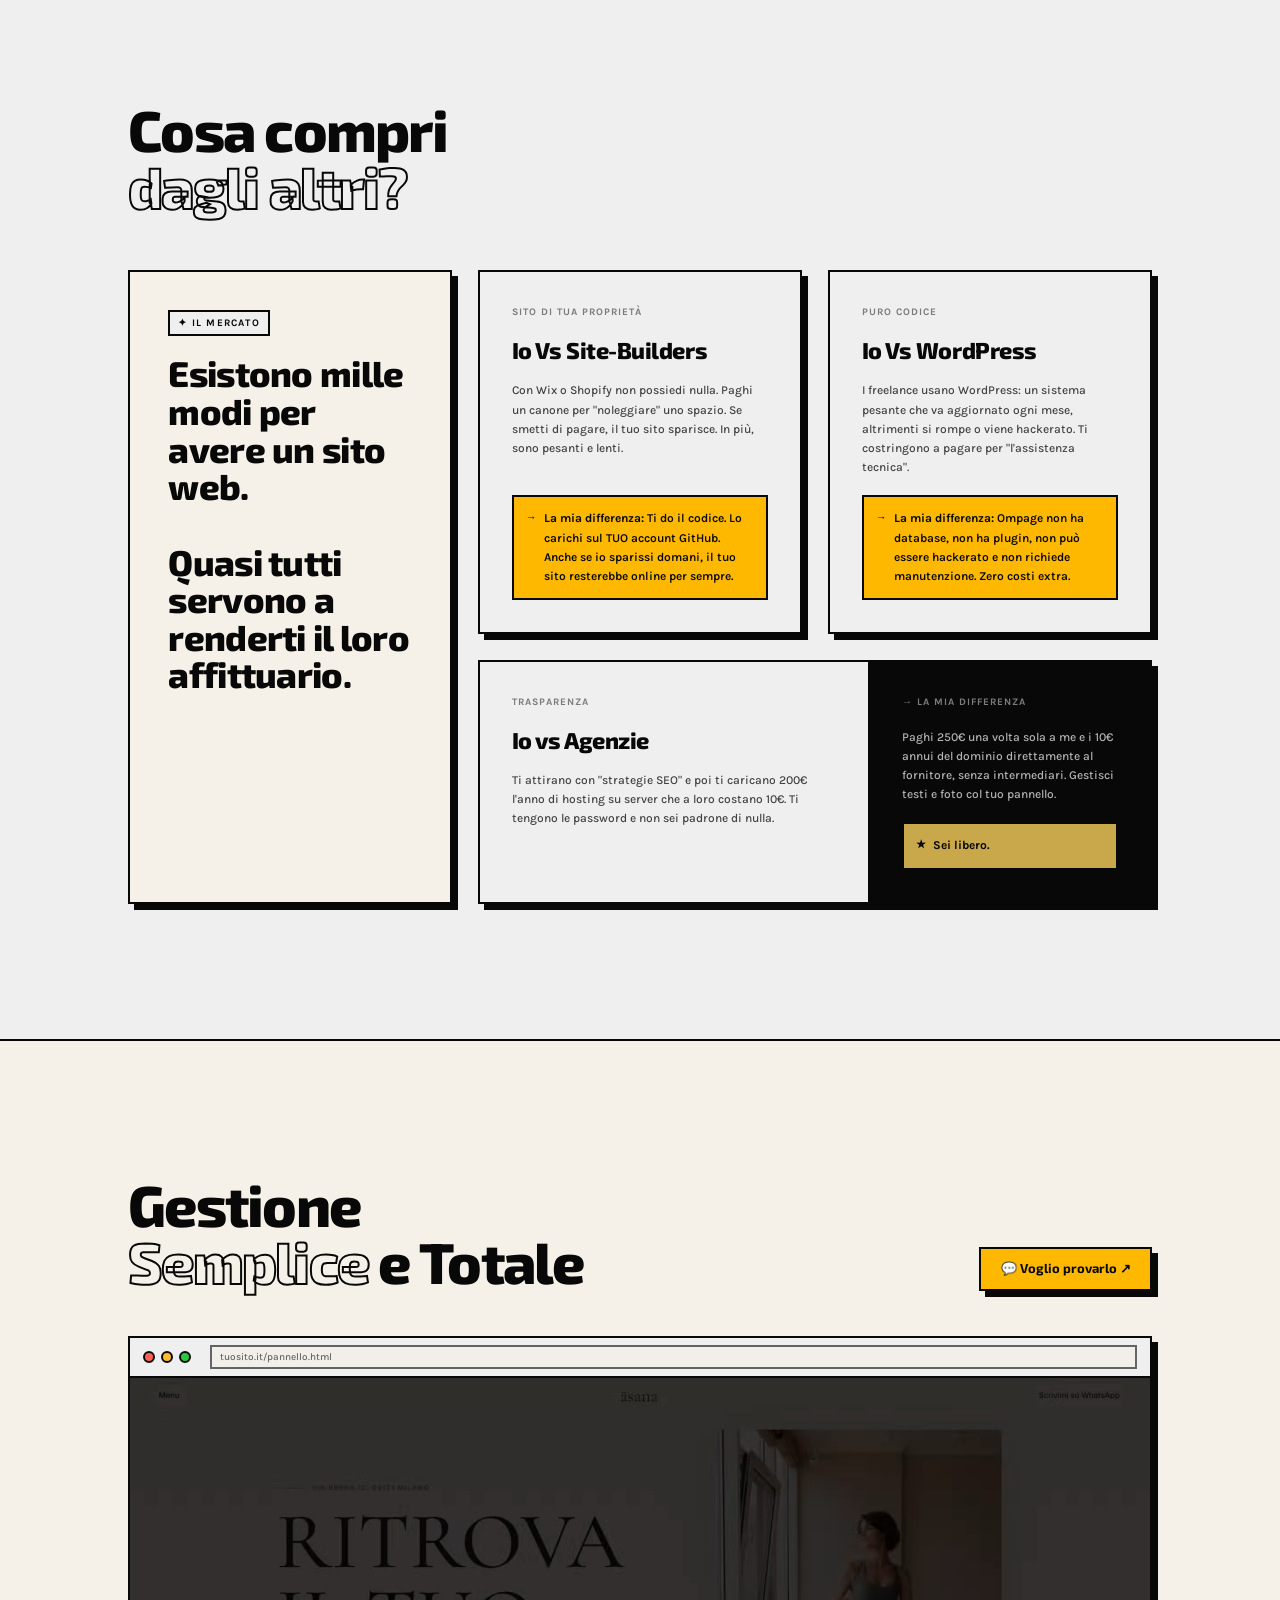
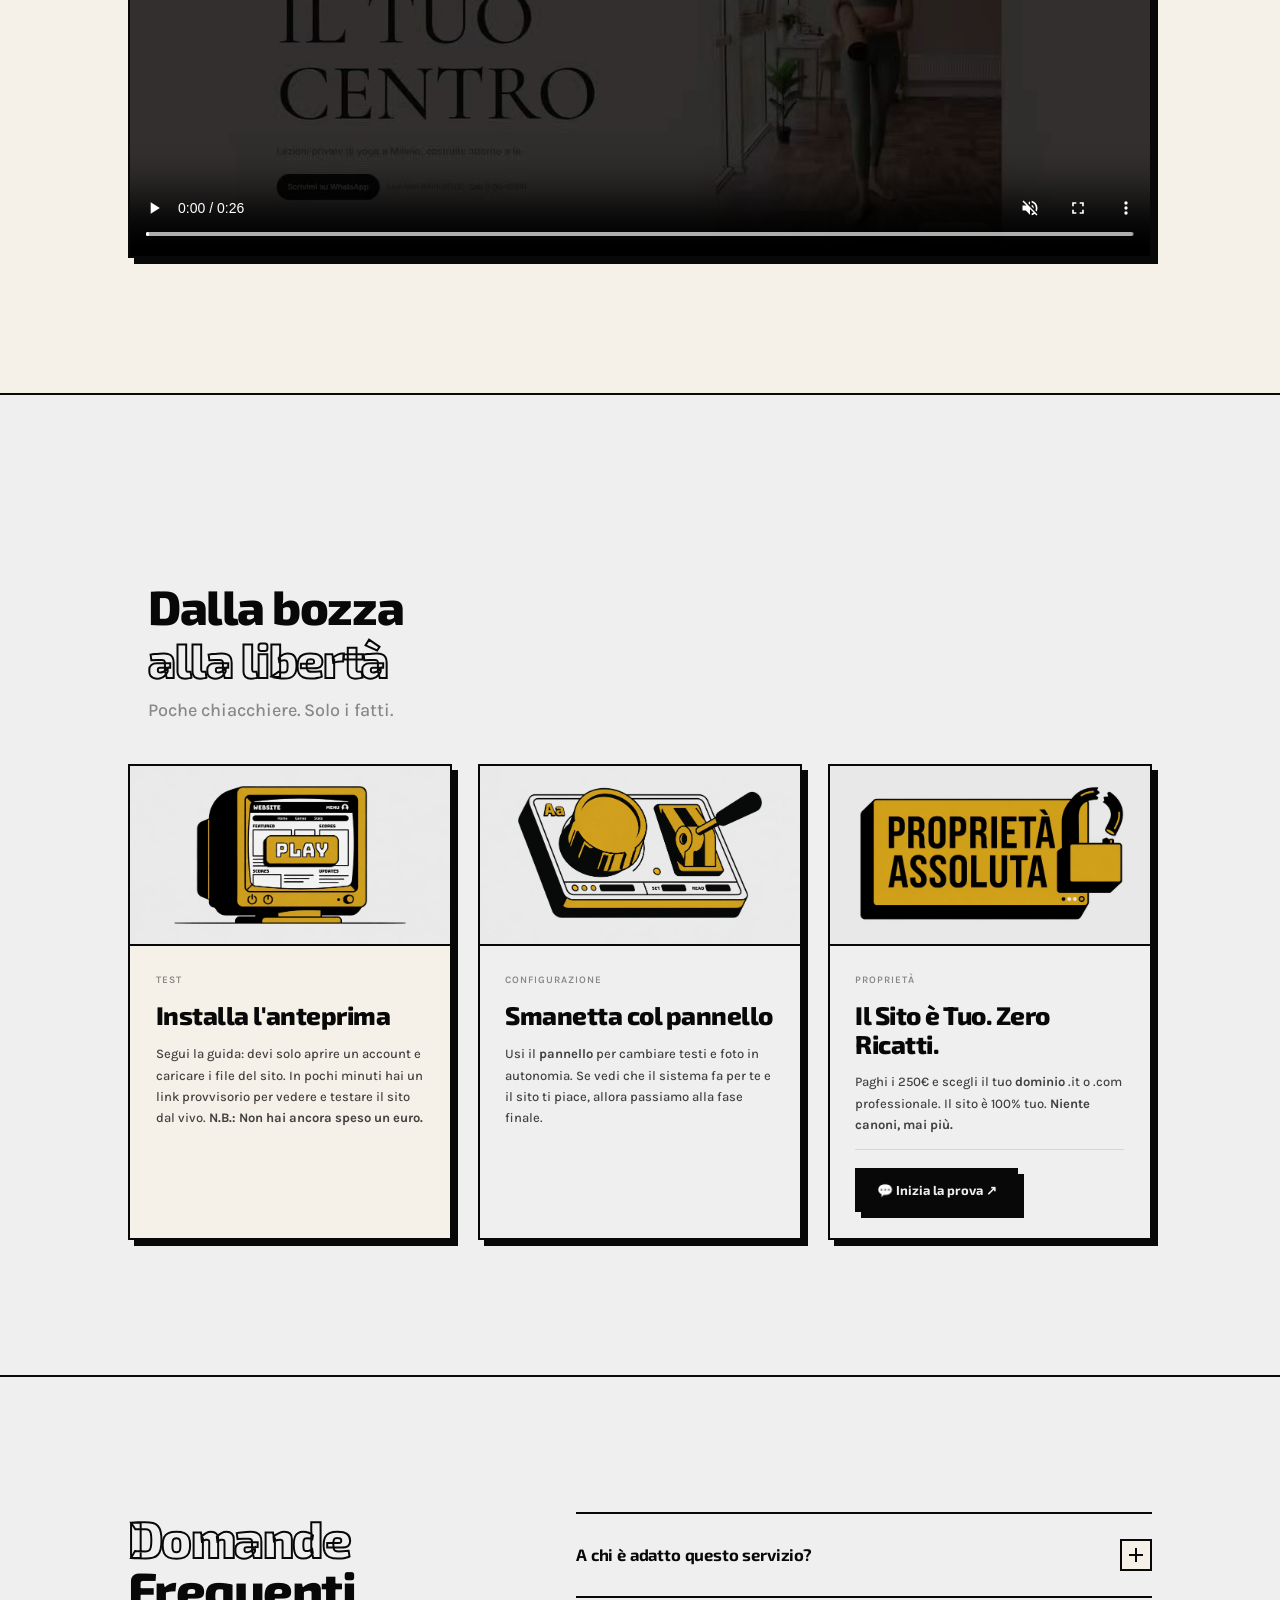
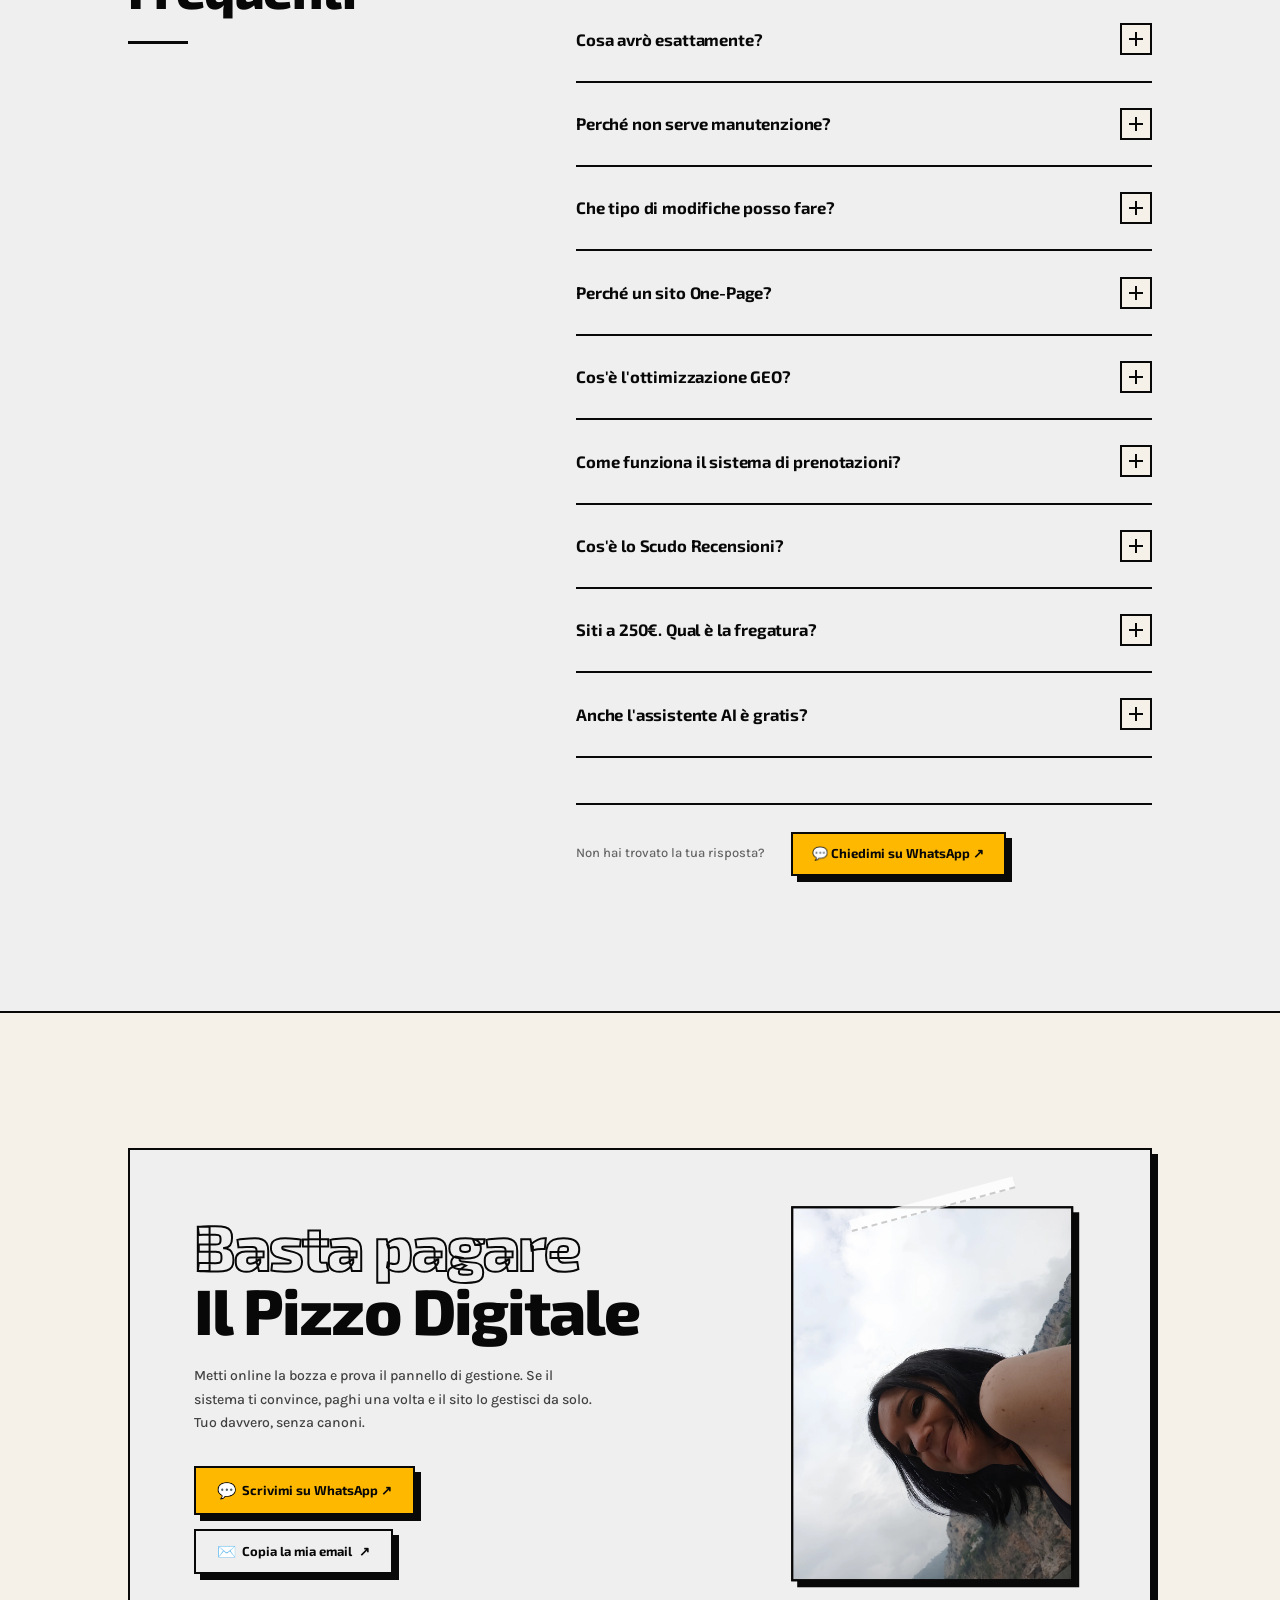
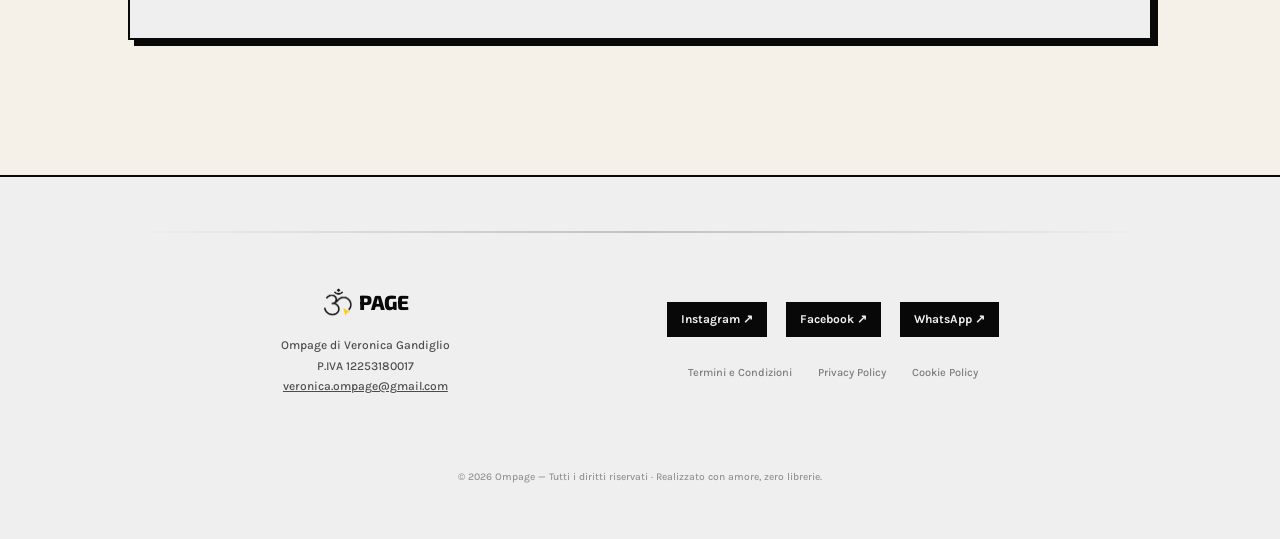
<file: index2.html>
<!DOCTYPE html>
<html lang="it">
<head>
  <meta charset="UTF-8" />
  <meta name="viewport" content="width=device-width, initial-scale=1.0" />
  <title>Ompage — Il Sito Web che gestisci tu! A soli 250€</title>
  <meta name="description" content="Stanco delle solite web agency? Ompage crea siti web per attività locali gestibili in autonomia a soli 250€. Nessuna manutenzione, nessun canone." />
<link rel="icon" type="image/png" href="logo_ompage.png">
  <!-- ==========================================
       FONTS (Caricamento Ultra-Veloce)
       ========================================== -->
  <link rel="preconnect" href="https://fonts.googleapis.com" />
  <link rel="preconnect" href="https://fonts.gstatic.com" crossorigin />

  <!-- 1. Diciamo al browser di scaricare SUBITO i font in background -->
  <link rel="preload" as="style" href="https://fonts.googleapis.com/css2?family=Exo+2:wght@600;700;800&family=Karla:wght@400;500;700&display=swap" />

  <!-- 2. Li applichiamo alla pagina in modo asincrono (non blocca il caricamento visivo del sito) -->
  <link rel="stylesheet" href="https://fonts.googleapis.com/css2?family=Exo+2:wght@600;700;800&family=Karla:wght@400;500;700&display=swap" media="print" onload="this.media='all'" />

  <!-- 3. Paracadute per i vecchi browser o chi non ha il JS -->
  <noscript>
    <link rel="stylesheet" href="https://fonts.googleapis.com/css2?family=Exo+2:wght@600;700;800&family=Karla:wght@400;500;700&display=swap" />
  </noscript>

 <!-- ==========================================
       OPEN GRAPH (Per condivisione su WhatsApp, FB, LinkedIn)
       ========================================== -->
  <meta property="og:type" content="website">
  <meta property="og:url" content="https://ompage.it/">
  <meta property="og:title" content="Ompage | Il sito veramente tuo a 250€">
  <meta property="og:description" content="Nessun costo di manutenzione. Trasforma la tua attività locale con un sito che gestisci da solo.">
  <meta property="og:image" content="https://ompage.pages.dev/ompage-og.webp">
  <!-- NOTA: Crea un'immagine 1200x630 pixel con il tuo logo su sfondo nero e nominala og-image.jpg, poi caricala nella cartella principale del sito -->

  <style>
    /* ============================================================
       :ROOT — DESIGN SYSTEM COMPLETO (NON RISCRIVERE MAI)
    ============================================================ */
    /* Font import — sostituisce Space Grotesk e Inter */


:root {
  /* Palette — dark/gold al posto del lilla */
  --lilla:          #F5F0E8;   /* era #dcd3fc — crema caldo come sfondo chiaro */
  --bianco:         #EFEFEF;   /* off-white, non bianco puro */
  --nero:           #080808;   /* nero profondo, non nero puro */
  --verde-acido:    #FFB800;   /* era #c4f000 — oro chiaro per gli accenti forti */
  --giallo:         #C9A84C;   /* era #ffe200 — oro caldo come colore secondario */

  /* Neo-Brutalismo — ombre con nero profondo */
  --border-brutal:  2px solid #080808;
  --shadow-brutal:  6px 6px 0px #080808;
  --shadow-hover:   2px 2px 0px #080808;

  /* Spaziature — invariate */
  --padding-inline-global: 10vw;
  --padding-block-global:  15vh;

  /* Tipografia — Clash Display + Satoshi al posto di Space Grotesk + Inter */
--font-title: 'Exo 2', sans-serif;
--font-body:  'Karla', sans-serif;

  /* Transizioni — invariate */
  --transition-base: 0.22s cubic-bezier(0.4, 0, 0.2, 1);
}

    /* ============================================================
       RESET & BASE
    ============================================================ */
    *, *::before, *::after {
      box-sizing: border-box;
      margin: 0;
      padding: 0;
    }

    html {
      scroll-behavior: smooth;
      overflow-x: hidden;
    }

    body {
      font-family: var(--font-body);
      background-color: var(--lilla);
      color: var(--nero);
      font-size: clamp(15px, 1.1vw, 18px);
      font-weight: 500;
      line-height: 1.6;
      overflow-x: hidden;
    }

    img, video {
      display: block;
      max-width: 100%;
    }

    a {
      color: inherit;
      text-decoration: none;
    }

    ul { list-style: none; }

    strong { font-weight: 700; }

    @media (max-width: 768px) {
  :root {
    /* Sovrascriviamo solo la variabile del padding verticale */
    --padding-block-global: 8vh;
  }
}
    /* ============================================================
       UTILITY GLOBALI
    ============================================================ */
    .btn-brutal {
      display: inline-flex;
      align-items: center;
      gap: 0.5em;
      padding: 0.75em 1.5em;
      font-family: var(--font-title);
      font-weight: 700;
      font-size: clamp(13px, 1vw, 16px);
      background: var(--verde-acido);
      color: var(--nero);
      border: var(--border-brutal);
      box-shadow: var(--shadow-brutal);
      cursor: pointer;
      transition: box-shadow var(--transition-base),
                  transform var(--transition-base);
      text-decoration: none;
      white-space: nowrap;
    }

    .btn-brutal:hover {
      box-shadow: var(--shadow-hover);
      transform: translate(4px, 4px);
    }

    .btn-brutal--giallo {
      background: var(--giallo);
    }

    .btn-brutal--nero {
      background: var(--nero);
      color: var(--bianco);
    }

    /* ============================================================
       NAVBAR — SEZIONE 1
    ============================================================ */
    .navbar {
      position: sticky;
      top: 0;
      z-index: 999;
      display: flex;
      flex-direction: row;
      justify-content: space-between;
      align-items: center;
      width: 100%;
      height: 8vh;
      min-height: 56px;
      padding: 0 var(--padding-inline-global);
      box-sizing: border-box;
      border-bottom: var(--border-brutal);
      background: var(--lilla);
    }

    /* Blocco A — Logo */
    .navbar__logo {
      display: flex;
      align-items: center;
      gap: 0.3em;
      font-family: var(--font-title);
      font-weight: 800;
      font-size: clamp(18px, 1.6vw, 24px);
      letter-spacing: -0.02em;
      text-decoration: none;
      color: var(--nero);
      line-height: 1;
    }

    .navbar__logo-simbolo {
      font-size: 1.1em;
      line-height: 1;
    }

    /* Blocco B — Links + CTA */
    .navbar__right {
      display: flex;
      align-items: center;
      gap: 2vw;
    }

    .navbar__links {
      display: flex;
      align-items: center;
      gap: 2vw;
      list-style: none;
    }

    .navbar__links a {
      position: relative;
      font-family: var(--font-body);
      font-weight: 600;
      font-size: clamp(12px, 0.9vw, 15px);
      text-transform: uppercase;
      letter-spacing: 0.06em;
      color: var(--nero);
      text-decoration: none;
      padding-bottom: 3px;
    }

    /* 4.05 — Directional Hover Underline */
    .navbar__links a::after {
      content: '';
      position: absolute;
      bottom: -2px;
      left: 0;
      width: 100%;
      height: 2px;
      background: var(--nero);
      transform: scaleX(0);
      transform-origin: right;
      transition: transform 0.3s cubic-bezier(0.4, 0, 0.2, 1);
    }

    .navbar__links a:hover::after {
      transform: scaleX(1);
      transform-origin: left;
    }

    /* CTA Navbar */
    .navbar__cta {
      display: inline-flex;
      align-items: center;
      gap: 0.4em;
      padding: 0.55em 1.2em;
      font-family: var(--font-title);
      font-weight: 700;
      font-size: clamp(12px, 0.85vw, 14px);
      background: var(--verde-acido);
      color: var(--nero);
      border: var(--border-brutal);
      box-shadow: var(--shadow-brutal);
      cursor: pointer;
      transition: box-shadow var(--transition-base),
                  transform var(--transition-base);
      text-decoration: none;
      white-space: nowrap;
      letter-spacing: 0.02em;
    }

    .navbar__cta:hover {
      box-shadow: var(--shadow-hover);
      transform: translate(4px, 4px);
    }

    /* Hamburger mobile */
    .navbar__hamburger {
      display: none;
      flex-direction: column;
      justify-content: center;
      align-items: center;
      gap: 5px;
      width: 40px;
      height: 40px;
      background: transparent;
      border: var(--border-brutal);
      cursor: pointer;
      padding: 6px;
      box-shadow: var(--shadow-brutal);
      transition: box-shadow var(--transition-base), transform var(--transition-base);
    }

    .navbar__hamburger:hover {
      box-shadow: var(--shadow-hover);
      transform: translate(4px, 4px);
    }

    .navbar__hamburger span {
      display: block;
      width: 100%;
      height: 2px;
      background: var(--nero);
      transition: transform 0.3s ease, opacity 0.3s ease;
    }

    /* Hamburger animato — aperto */
    .navbar__hamburger.is-open span:nth-child(1) {
      transform: translateY(7px) rotate(45deg);
    }
    .navbar__hamburger.is-open span:nth-child(2) {
      opacity: 0;
      transform: scaleX(0);
    }
    .navbar__hamburger.is-open span:nth-child(3) {
      transform: translateY(-7px) rotate(-45deg);
    }

    /* Menu mobile overlay */
    .navbar__mobile-menu {
      display: none;
      position: fixed;
      inset: 0;
      z-index: 998;
      background: var(--lilla);
      padding: 12vh var(--padding-inline-global) 4vh;
      flex-direction: column;
      justify-content: center;
      gap: 4vh;
      border-bottom: var(--border-brutal);
    }

    .navbar__mobile-menu.is-open {
      display: flex;
    }

    .navbar__mobile-menu a {
      font-family: var(--font-title);
      font-weight: 800;
      font-size: clamp(12px, 5vw, 70px);
      border-bottom: var(--border-brutal);
      padding-bottom: 2vh;
      display: block;
      line-height: 1.1;
    }

    .navbar__mobile-cta {
      margin-top: 2vh;
    }

    /* ============================================================
       RESPONSIVE NAVBAR
    ============================================================ */
    @media (max-width: 768px) {
      .navbar__links { display: none; }
      .navbar__cta { display: none; }
      .navbar__hamburger { display: flex; }
    }

    /* ============================================================
       FLOATING WHATSAPP BADGE (globale)
    ============================================================ */
    .wa-float {
      position: fixed;
      bottom: 2rem;
      right: 2rem;
      z-index: 997;
      width: 56px;
      height: 56px;
      background: var(--verde-acido);
      border: var(--border-brutal);
      box-shadow: var(--shadow-brutal);
      border-radius: 0;
      display: flex;
      align-items: center;
      justify-content: center;
      font-size: 1.6rem;
      cursor: pointer;
      text-decoration: none;
      transition: box-shadow var(--transition-base), transform var(--transition-base);
    }

    .wa-float:hover {
      box-shadow: var(--shadow-hover);
      transform: translate(4px, 4px);
    }

    /* ============================================================
       SCROLLBAR CUSTOM
    ============================================================ */
    ::-webkit-scrollbar { width: 6px; }
    ::-webkit-scrollbar-track { background: var(--lilla); }
    ::-webkit-scrollbar-thumb { background: var(--nero); }
    
/* ============================================================
   HERO — SEZIONE 2
============================================================ */
.hero {
  position: relative;
  min-height: 85vh;
  width: 100%;
  display: grid;
  grid-template-columns: 6fr 4fr;
  gap: 5vw;
  align-items: center;
  padding: 3vh var(--padding-inline-global);
  box-sizing: border-box;
  overflow: hidden;
  justify-items: center;
}

.hero__bg-img {
  position: absolute;
  inset: 0;
  width: 100%;
  height: 100%;
  object-fit: cover;
  object-position: center;
  z-index: -1;
  pointer-events: none;
}

/* ── Colonna sinistra ── */
.hero__col-sx {
  display: flex;
  flex-direction: column;
  gap: 3vh;
  justify-content: flex-start;
  
    
    /* Centra e copre l'intera area */
    background-size: cover;
    background-position: center;
    background-repeat: no-repeat;
}

.hero__tag {
  font-family: var(--font-body);
  font-weight: 600;
  font-size: clamp(11px, 0.85vw, 13px);
  text-transform: uppercase;
  letter-spacing: 0.12em;
  color: var(--nero);
  opacity: 0.6;
}

/* Titolo H1 — contenitore parole */
.hero__titolo {
  font-family: var(--font-title);
  font-weight: 800;
  font-size: clamp(42px, 6.5vw, 96px);
  line-height: 1.0;
  letter-spacing: -0.03em;
  color: var(--nero);
  display: block;
  flex-wrap: wrap;
  gap: 0.18em 0.25em;
  align-items: flex-end;
}

/* Maschera per ogni parola — 2.04 DOM requirement */
.hero__word-mask {
  display: inline-block;
  overflow: hidden;
  line-height: 1.25;
  vertical-align: bottom;
}

/* Parola interna che emerge dal basso */
.hero__word {
  display: inline-block;
  transform: translateY(110%);
  transition: transform 0.7s cubic-bezier(0.22, 1, 0.36, 1);
}

.hero__word.is-visible {
  transform: translateY(0);
}

/* Accento colorato nel titolo */
.hero__titolo-accent {
  color: var(--nero);
  -webkit-text-stroke: 2px var(--nero);
  -webkit-text-fill-color: transparent;
}

/* Testo descrittivo sotto il titolo */
.hero__desc {
  font-family: var(--font-body);
  font-weight: 500;
  font-size: clamp(14px, 1.1vw, 17px);
  line-height: 1.65;
  color: var(--nero);
  max-width: 450px;
  opacity: 0;
  transform: translateY(18px);
  transition: opacity 0.6s ease 0.9s, transform 0.6s ease 0.9s;
}

.hero__desc.is-visible {
  opacity: 1;
  transform: translateY(0);
}

/* CTA hero */
.hero__cta-wrap {
  display: flex;
  align-items: center;
  gap: 1.5vw;
  flex-wrap: wrap;
  opacity: 0;
  transform: translateY(18px);
  transition: opacity 0.6s ease 1.1s, transform 0.6s ease 1.1s;
}

.hero__cta-wrap.is-visible {
  opacity: 1;
  transform: translateY(0);
}

/* ── Colonna destra — Box bianco brutale ── */
.hero__col-dx {
  display: flex;
  flex-direction: column;
  justify-content: center;
  align-items: flex-start;
  position: absolute;
  right: 320px;  /* aumenta per spostare più a sinistra */
  
  transform: translateY(-50%);
  width: 320px;  /* larghezza fissa, non si restringe */
  margin-right: 0;
  padding: 4vh 3vw;
  border: var(--border-brutal);
  box-shadow: var(--shadow-brutal);
  background: var(--bianco);
  opacity: 0;
  transform: translateX(30px);
  transition: opacity 0.7s ease 0.5s, transform 0.7s ease 0.5s;
}

.hero__col-dx.is-visible {
  opacity: 1;
  transform: translateX(0);
}

.hero__box-label {
  font-family: var(--font-body);
  font-weight: 600;
  font-size: clamp(10px, 0.75vw, 12px);
  text-transform: uppercase;
  letter-spacing: 0.12em;
  border: var(--border-brutal);
  padding: 0.3em 0.8em;
  margin-bottom: 2.5vh;
  display: inline-block;
}

.hero__box-titolo {
  font-family: var(--font-title);
  font-weight: 800;
  font-size: clamp(22px, 2.2vw, 34px);
  line-height: 1.1;
  letter-spacing: -0.02em;
  margin-bottom: 2vh;
}

.hero__box-lista {
  list-style: none;
  display: flex;
  flex-direction: column;
  gap: 1.2vh;
  margin-bottom: 3vh;
  width: 100%;
}

.hero__box-lista li {
  display: flex;
  align-items: flex-start;
  gap: 0.7em;
  font-size: clamp(13px, 0.95vw, 15px);
  font-weight: 500;
  line-height: 1.4;
  padding-bottom: 1.2vh;
  border-bottom: 1px solid rgba(0,0,0,0.1);
}

.hero__box-lista li:last-child {
  border-bottom: none;
}

.hero__box-lista .check {
  font-size: 0.9em;
  flex-shrink: 0;
  margin-top: 0.1em;
}

.hero__box-prezzo {
  font-family: var(--font-title);
  font-weight: 800;
  font-size: clamp(38px, 4vw, 58px);
  letter-spacing: -0.04em;
  line-height: 1;
  border-top: var(--border-brutal);
  padding-top: 2vh;
  width: 100%;
  display: flex;
  align-items: baseline;
  gap: 0.3em;
}

.hero__box-prezzo-sub {
  font-family: var(--font-body);
  font-weight: 500;
  font-size: clamp(11px, 0.8vw, 13px);
  opacity: 0.6;
  text-transform: uppercase;
  letter-spacing: 0.08em;
}

/* ── Scontrino dentro l'hero — fix colori e layout ── */

.hero__col-dx {
  padding: 0;
  overflow: hidden;
}

.hero__col-dx .scontrino {
  width: 100%;
  background: var(--bianco);
  border: none;
  box-shadow: none;
}

.hero__col-dx .scontrino__header {
  display: flex;
  justify-content: space-between;
  align-items: center;
  background: var(--nero);
  color: var(--bianco);
  padding: 10px 16px;
  font-family: var(--font-body);
  font-size: 11px;
  font-weight: 700;
  letter-spacing: 0.14em;
  text-transform: uppercase;
}

.hero__col-dx .scontrino__lista {
  list-style: none;
  padding: 0;
  margin: 0;
  width: 100%;
}

.hero__col-dx .scontrino__voce {
  display: flex;
  justify-content: space-between;
  align-items: center;
  padding: 9px 16px;
  border-bottom: 1px dashed rgba(0,0,0,0.12);
  gap: 8px;
}

.hero__col-dx .scontrino__voce-nome {
  display: flex;
  align-items: center;
  gap: 6px;
  font-family: var(--font-body);
  font-size: clamp(14px, 0.85vw, 13px);
  font-weight: 500;
  color: var(--nero);
  line-height: 1.3;
}

.hero__col-dx .scontrino__voce-icon {
  font-size: 10px;
  flex-shrink: 0;
}

.hero__col-dx .scontrino__voce-prezzo {
  font-family: var(--font-body);
  font-size: clamp(11px, 0.85vw, 13px);
  font-weight: 600;
  color: var(--nero);
  white-space: nowrap;
  flex-shrink: 0;
}

/* Voci barrate */
.hero__col-dx .scontrino__voce--barrata .scontrino__voce-nome,
.hero__col-dx .scontrino__voce--barrata .scontrino__voce-prezzo {
  text-decoration: line-through;
  opacity: 0.4;
}

/* Voci incluse */
.hero__col-dx .scontrino__voce--inclusa .scontrino__voce-prezzo {
  color: var(--giallo);
  font-weight: 700;
  text-decoration: none;
}

/* Riga divisore "Quello che hai davvero" */
.hero__col-dx .scontrino__voce[style] {
  border-bottom: var(--border-brutal);
}

/* Totale */
.hero__col-dx .scontrino__totale {
  display: flex;
  justify-content: space-between;
  align-items: center;
  padding: 12px 16px;
  border-top: var(--border-brutal);
  background: var(--bianco);
  max-height: 50px;
}

.hero__col-dx .scontrino__totale-label {
  font-family: var(--font-body);
  font-size: 11px;
  font-weight: 700;
  text-transform: uppercase;
  letter-spacing: 0.1em;
  color: var(--nero);
  opacity: 0.6;
}

.hero__col-dx .scontrino__totale-prezzo {
  font-family: var(--font-title);
  font-size: clamp(28px, 2.8vw, 40px);
  font-weight: 800;
  letter-spacing: -0.03em;
  color: var(--nero);
}

/* ── Ticker sotto la hero ── */
.hero__ticker-wrap {
  width: 100%;
  overflow: hidden;
  border-top: var(--border-brutal);
  border-bottom: var(--border-brutal);
  background: var(--nero);
  padding: 0.9em 0;
}

.hero__ticker-track {
  display: flex;
  width: max-content;
  animation: ticker-scroll 18s linear infinite;
}

.hero__ticker-track:hover {
  animation-play-state: paused;
}

.hero__ticker-item {
  display: flex;
  align-items: center;
  gap: 2vw;
  padding: 0 2vw;
  font-family: var(--font-title);
  font-weight: 700;
  font-size: clamp(13px, 1vw, 16px);
  text-transform: uppercase;
  letter-spacing: 0.08em;
  color: var(--bianco);
  white-space: nowrap;
}

.hero__ticker-sep {
  display: inline-block;
  width: 6px;
  height: 6px;
  background: var(--verde-acido);
  border-radius: 50%;
  flex-shrink: 0;
}

@keyframes ticker-scroll {
  from { transform: translateX(0); }
  to   { transform: translateX(-50%); }
}

/* ── Responsive Hero ── */
@media (max-width: 900px) {
  .hero {
    grid-template-columns: 1fr;
    min-height: auto;
    padding: 8vh var(--padding-inline-global) 4vh;
    gap: 4vh;
  }

  .hero__titolo {
    font-size: clamp(36px, 9vw, 60px);
  }

  .hero__col-dx {
    padding: 4vh 6vw;
    position: relative;
    right: 0px;
  }
}

@media (max-width: 480px) {
  .hero__titolo {
    font-size: clamp(30px, 11vw, 48px);
  }
}

/* ============================================================
   SEZIONE 3 — IL CONFRONTO (Bento Grid)
============================================================ */
.confronto {
  width: 100%;
  padding: var(--padding-block-global) var(--padding-inline-global);
  box-sizing: border-box;
  background: var(--bianco);
  border-top: var(--border-brutal);
  border-bottom: var(--border-brutal);
}

/* Header sezione */
.confronto__header {
  margin-bottom: 6vh;
  display: flex;
  flex-direction: column;
  gap: 1.5vh;
}

.confronto__label {
  font-family: var(--font-body);
  font-weight: 600;
  font-size: clamp(10px, 0.8vw, 12px);
  text-transform: uppercase;
  letter-spacing: 0.14em;
  opacity: 0.5;
}

.confronto__titolo {
  font-family: var(--font-title);
  font-weight: 800;
  font-size: clamp(32px, 4.5vw, 68px);
  line-height: 1.0;
  letter-spacing: -0.03em;
}

.confronto__titolo em {
  font-style: normal;
  -webkit-text-stroke: 2px var(--nero);
  -webkit-text-fill-color: transparent;
}

/* ── Bento Grid ── */
.confronto__grid {
  display: grid;
  grid-template-columns: repeat(3, 1fr);
  grid-template-rows: auto auto;
  gap: 2vw;
  position: relative;
}

/* 9.04 :has() — blur sui fratelli non in hover */
.confronto__grid:has(.confronto__box--hoverable:hover)
.confronto__box--hoverable:not(:hover) {
  filter: blur(2px) brightness(0.88);
  transform: scale(0.97);
}

.confronto__box--hoverable {
  transition:
    filter 0.35s ease,
    transform 0.35s ease,
    box-shadow 0.25s ease;
}

.confronto__box--hoverable:hover {
  box-shadow: 10px 10px 0px var(--nero);
  z-index: 2;
}

/* Box base */
.confronto__box {
  position: relative;
  border: var(--border-brutal);
  box-shadow: var(--shadow-brutal);
  background: var(--bianco);
  overflow: hidden;
}

/* BOX A — colonna sx, tutta l'altezza */
.box-a {
  grid-column: 1 / 2;
  grid-row: 1 / 3;
  display: flex;
  flex-direction: column;
  justify-content: space-between;
  padding: 3vw;
  background: var(--lilla);
  min-height: 500px;
}



.box-a__top {
  display: flex;
  flex-direction: column;
  gap: 2vh;
}

.box-a__tag {
  display: inline-block;
  font-family: var(--font-body);
  font-weight: 700;
  font-size: clamp(10px, 0.75vw, 12px);
  text-transform: uppercase;
  letter-spacing: 0.12em;
  border: var(--border-brutal);
  padding: 0.3em 0.8em;
  background: var(--bianco);
  width: fit-content;
}

.box-a__titolo {
  font-family: var(--font-title);
  font-weight: 800;
  font-size: clamp(24px, 2.8vw, 42px);
  line-height: 1.05;
  letter-spacing: -0.02em;
}

.box-a__testo {
  font-size: clamp(13px, 0.95vw, 15px);
  line-height: 1.65;
  font-weight: 500;
  opacity: 0.8;
}

.box-a__bottom {
  display: flex;
  flex-direction: column;
  gap: 1.5vh;
}

/* BOX B — col centrale, riga 1 */
.box-b {
  grid-column: 2 / 3;
  grid-row: 1 / 2;
  padding: 2.5vw;
  display: flex;
  flex-direction: column;
  gap: 2vh;
}

/* BOX C — col destra, riga 1 */
.box-c {
  grid-column: 3 / 4;
  grid-row: 1 / 2;
  padding: 2.5vw;
  display: flex;
  flex-direction: column;
  gap: 2vh;
}

/* BOX D — col 2+3, riga 2 */
.box-d {
  grid-column: 2 / 4;
  grid-row: 2 / 3;
  display: flex;
  flex-direction: row;
  align-items: stretch;
  padding: 0;
  overflow: hidden;
}

.box-d__sx {
  flex: 1.2;
  padding: 2.5vw;
  display: flex;
  flex-direction: column;
  gap: 2vh;
  border-right: var(--border-brutal);
}

.box-d__dx {
  flex: 0.8;
  padding: 2.5vw;
  background: var(--nero);
  color: var(--bianco);
  display: flex;
  flex-direction: column;
  justify-content: space-between;
  gap: 2vh;
}

/* Card tag */
.card__tag {
  font-family: var(--font-body);
  font-weight: 700;
  font-size: clamp(10px, 0.75vw, 12px);
  text-transform: uppercase;
  letter-spacing: 0.1em;
  opacity: 0.5;
  display: flex;
  align-items: center;
  gap: 0.5em;
}

/* Card titolo */
.card__titolo {
  font-family: var(--font-title);
  font-weight: 800;
  font-size: clamp(18px, 1.8vw, 26px);
  line-height: 1.1;
  letter-spacing: -0.02em;
}

/* Card testo */
.card__testo {
  font-size: clamp(12px, 0.9vw, 14px);
  line-height: 1.6;
  font-weight: 500;
  opacity: 0.75;
  flex: 1;
}

/* Pillola differenza */
.card__differenza {
  display: flex;
  align-items: flex-start;
  gap: 0.6em;
  font-size: clamp(12px, 0.88vw, 14px);
  font-weight: 600;
  padding: 1em;
  border: var(--border-brutal);
  background: var(--verde-acido);
  margin-top: auto;
}

.card__differenza-icon {
  flex-shrink: 0;
  font-size: 0.9em;
}

/* Box D dx — testo bianco */
.box-d__dx .card__titolo { color: var(--bianco); }
.box-d__dx .card__testo  { color: var(--bianco); opacity: 0.75; }
.box-d__dx .card__tag    { color: var(--bianco); opacity: 0.5; }
.box-d__dx .card__differenza {
  background: var(--giallo);
  color: var(--nero);
}

/* Reveal on scroll — sezione intera */
.confronto__grid {
  opacity: 0;
  transform: translateY(30px);
  transition: opacity 0.7s ease, transform 0.7s ease;
}

.confronto__grid.is-visible {
  opacity: 1;
  transform: translateY(0);
}

/* ── Responsive ── */
@media (max-width: 900px) {
  .confronto__grid {
    grid-template-columns: 1fr 1fr;
    grid-template-rows: auto;
  }

  .box-a {
    grid-column: 1 / 3;
    grid-row: auto;
    min-height: 280px;
  }

  .box-b { grid-column: 1 / 2; grid-row: auto; }
  .box-c { grid-column: 2 / 3; grid-row: auto; }

  .box-d {
    grid-column: 1 / 3;
    grid-row: auto;
    flex-direction: column;
  }

  .box-d__sx { border-right: none; border-bottom: var(--border-brutal); }
}

@media (max-width: 580px) {
  .confronto__grid {
    grid-template-columns: 1fr;
  }

  .box-a, .box-b, .box-c, .box-d {
    grid-column: 1 / 2;
  }

  .box-d { flex-direction: column; }
  .box-d__sx { border-right: none; border-bottom: var(--border-brutal); }

  .confronto__box--hoverable:hover {
    box-shadow: var(--shadow-brutal);
  }

  .confronto__grid:has(.confronto__box--hoverable:hover)
  .confronto__box--hoverable:not(:hover) {
    filter: none;
    transform: none;
  }
}

/* ============================================================
   SEZIONE 4 — PORTFOLIO (Browser Window)
============================================================ */
.portfolio {
  width: 100%;
  padding: var(--padding-block-global) var(--padding-inline-global);
  box-sizing: border-box;
  background: var(--lilla);
}

/* Header sezione */
.portfolio__header {
  display: flex;
  flex-direction: row;
  justify-content: space-between;
  align-items: flex-end;
  margin-bottom: 5vh;
  gap: 2vw;
  flex-wrap: wrap;
}

.portfolio__header-sx {
  display: flex;
  flex-direction: column;
  gap: 1vh;
}

.portfolio__label {
  font-family: var(--font-body);
  font-weight: 600;
  font-size: clamp(10px, 0.8vw, 12px);
  text-transform: uppercase;
  letter-spacing: 0.14em;
  opacity: 0.5;
}

.portfolio__titolo {
  font-family: var(--font-title);
  font-weight: 800;
  font-size: clamp(32px, 4.5vw, 68px);
  line-height: 1.0;
  letter-spacing: -0.03em;
}

.portfolio__titolo em {
  font-style: normal;
  -webkit-text-stroke: 2px var(--nero);
  -webkit-text-fill-color: transparent;
}

.portfolio__header-cta {
  flex-shrink: 0;
}

/* ── Browser Window ── */
.browser-window {
  width: 100%;
  position: relative;
  border: var(--border-brutal);
  box-shadow: var(--shadow-brutal);
  overflow: hidden;
  display: flex;
  flex-direction: column;
  background: var(--bianco);

  /* Reveal on scroll */
  opacity: 0;
  transform: translateY(24px);
  transition: opacity 0.7s ease, transform 0.7s ease;
}

.browser-window.is-visible {
  opacity: 1;
  transform: translateY(0);
}

/* Header bar del browser */
.browser-window__bar {
  height: 40px;
  display: flex;
  align-items: center;
  border-bottom: var(--border-brutal);
  padding: 0 1vw;
  gap: 0.5vw;
  background: var(--bianco);
  flex-shrink: 0;
}

/* I tre dot macOS */
.browser-window__dots {
  display: flex;
  align-items: center;
  gap: 6px;
  margin-right: 1vw;
}

.browser-window__dot {
  width: 12px;
  height: 12px;
  border-radius: 50%;
  border: var(--border-brutal);
  flex-shrink: 0;
}

.browser-window__dot--red    { background: #ff5f57; }
.browser-window__dot--yellow { background: #febc2e; }
.browser-window__dot--green  { background: #28c840; }

/* Barra URL finta */
.browser-window__url {
  flex: 1;
  height: 24px;
  border: var(--border-brutal);
  background: var(--lilla);
  display: flex;
  align-items: center;
  padding: 0 0.8em;
  font-family: var(--font-body);
  font-size: clamp(10px, 0.75vw, 12px);
  font-weight: 500;
  color: var(--nero);
  opacity: 0.6;
  overflow: hidden;
  white-space: nowrap;
}

.browser-window__url-text {
  transition: opacity 0.3s ease;
}

/* Area contenuto principale (Video Container) */
.browser-window__content {
  position: relative;
  display: flex;       /* Necessario per centrare il video se non riempie tutto */
  overflow: hidden;    /* Fondamentale per non far uscire il video dai bordi */
  background: #000;    /* Sfondo nero per evitare flash bianchi al caricamento */
  width: 100%;
 
}

/* Assicuriamoci che il video si comporti bene dentro il contenitore */
.portfolio-video {
  width: 100%;
  height: 100%;
  object-fit: cover; /* Riempie lo spazio. Cambia in 'contain' se preferisci non tagliare nulla */
}

@media screen and (max-width: 768px) {
    /* 1. Rendiamo il contenitore del portfolio privo di padding laterale 
          solo per la parte della finestra */
    .browser-window {
        /* Espandiamo la finestra per annullare il padding del parent (.portfolio) */
        width: calc(100% + (var(--padding-inline-global) * 2)) !important;
        margin-left: calc(var(--padding-inline-global) * -1) !important;
        
        /* Estetica mobile */
        border-left: none !important;
        border-right: none !important;
        border-radius: 0 !important;
        box-shadow: none !important;
    }

    /* 2. Assicuriamoci che il video riempia tutto lo spazio ora guadagnato */
    .browser-window__content {
        width: 100%;
        border-radius: 0 !important;
    }

    .portfolio-video {
        width: 100%;
        object-fit: cover;
    }
}

/* Slide immagine progetto */
.browser-slide {
  position: absolute;
  inset: 0;
  opacity: 0;
  transition: opacity 0.55s cubic-bezier(0.4, 0, 0.2, 1);
  pointer-events: none;
}

.browser-slide.is-active {
  opacity: 1;
  pointer-events: auto;
}

.browser-slide img {
  width: 100%;
  height: 100%;
  object-fit: cover;
  display: block;
}

/* Overlay info su immagine */
.browser-slide__info {
  position: absolute;
  bottom: 0;
  left: 0;
  right: 0;
  padding: 2vw 2.5vw;
  background: linear-gradient(to top, rgba(0,0,0,0.75) 0%, transparent 100%);
  display: flex;
  align-items: flex-end;
  justify-content: space-between;
  gap: 1vw;
}

.browser-slide__nome {
  font-family: var(--font-title);
  font-weight: 800;
  font-size: clamp(18px, 2vw, 28px);
  color: var(--bianco);
  letter-spacing: -0.02em;
  line-height: 1.1;
}

.browser-slide__categoria {
  font-family: var(--font-body);
  font-size: clamp(11px, 0.85vw, 13px);
  font-weight: 600;
  color: var(--bianco);
  opacity: 0.7;
  text-transform: uppercase;
  letter-spacing: 0.08em;
}

/* ── Tab di navigazione ── */
.portfolio__tabs {
  display: flex;
  flex-direction: row;
  gap: 0;
  margin-top: 0;
  border: var(--border-brutal);
  box-shadow: var(--shadow-brutal);
  overflow: hidden;
  background: var(--bianco);

  opacity: 0;
  transform: translateY(16px);
  transition: opacity 0.6s ease 0.2s, transform 0.6s ease 0.2s;
}

.portfolio__tabs.is-visible {
  opacity: 1;
  transform: translateY(0);
}

.portfolio__tab {
  flex: 1;
  display: flex;
  flex-direction: column;
  gap: 0.5vh;
  padding: 2vh 2vw;
  border: none;
  border-right: var(--border-brutal);
  background: var(--bianco);
  cursor: pointer;
  text-align: left;
  font-family: var(--font-body);
  transition: background 0.25s ease, transform 0.2s ease;
  position: relative;
}

.portfolio__tab:last-child {
  border-right: none;
}

.portfolio__tab:hover {
  background: var(--lilla);
}

.portfolio__tab.is-active {
  background: var(--nero);
  color: var(--bianco);
}

.portfolio__tab.is-active .tab__numero { color: var(--verde-acido); }
.portfolio__tab.is-active .tab__nome   { color: var(--bianco); }
.portfolio__tab.is-active .tab__cat    { color: rgba(255,255,255,0.5); }

.tab__numero {
  font-family: var(--font-title);
  font-weight: 800;
  font-size: clamp(10px, 0.75vw, 12px);
  text-transform: uppercase;
  letter-spacing: 0.12em;
  color: var(--nero);
  opacity: 0.4;
  transition: color 0.25s;
}

.portfolio__tab.is-active .tab__numero {
  opacity: 1;
}

.tab__nome {
  font-family: var(--font-title);
  font-weight: 700;
  font-size: clamp(14px, 1.2vw, 18px);
  letter-spacing: -0.01em;
  line-height: 1.1;
  transition: color 0.25s;
}

.tab__cat {
  font-family: var(--font-body);
  font-size: clamp(10px, 0.78vw, 12px);
  font-weight: 500;
  color: var(--nero);
  opacity: 0.5;
  text-transform: uppercase;
  letter-spacing: 0.08em;
  transition: color 0.25s;
}

/* Indicatore attivo — lineetta verde in cima */
.portfolio__tab::before {
  content: '';
  position: absolute;
  top: 0;
  left: 0;
  right: 0;
  height: 3px;
  background: var(--verde-acido);
  transform: scaleX(0);
  transform-origin: left;
  transition: transform 0.3s cubic-bezier(0.4, 0, 0.2, 1);
}

.portfolio__tab.is-active::before {
  transform: scaleX(1);
}

/* ── Mouse Trail — 8.04 DOM requirements ── */
.trail-img {
  position: fixed;
  width: 200px;
  height: 140px;
  pointer-events: none;
  opacity: 0;
  z-index: 9990;
  border: var(--border-brutal);
  box-shadow: var(--shadow-brutal);
  overflow: hidden;
  transform: translate(-50%, -60%) scale(0.85);
  transition:
    opacity 0.2s ease,
    transform 0.2s ease;
}

.trail-img.is-visible {
  opacity: 1;
  transform: translate(-50%, -60%) scale(1);
}

.trail-img img {
  width: 100%;
  height: 100%;
  object-fit: cover;
  display: block;
}

/* ── Responsive ── */
@media (max-width: 768px) {
  .portfolio__header {
    flex-direction: column;
    align-items: flex-start;
  }

  .portfolio__tabs {
    flex-direction: column;
  }

  .portfolio__tab {
    border-right: none;
    border-bottom: var(--border-brutal);
  }

  .portfolio__tab:last-child {
    border-bottom: none;
  }

  .trail-img { display: none; }
}

/* ============================================================
   SEZIONE 5 — IL PROCESSO (I 3 Step)
============================================================ */
.processo {
  width: 100%;
  padding: var(--padding-block-global) var(--padding-inline-global);
  box-sizing: border-box;
  background: var(--bianco);
  border-top: var(--border-brutal);
}

/* Header sezione */
.processo__header {
  display: flex;
  flex-direction: column;
  gap: 1.5vh;
  margin-bottom: 8vh;
}

.processo__label {
  font-family: var(--font-body);
  font-weight: 600;
  font-size: clamp(10px, 0.8vw, 12px);
  text-transform: uppercase;
  letter-spacing: 0.14em;
  opacity: 0.5;
}

.processo__titolo {
  font-family: var(--font-title);
  font-weight: 800;
  font-size: clamp(32px, 4.5vw, 68px);
  line-height: 1.0;
  letter-spacing: -0.03em;
}

.processo__titolo em {
  font-style: normal;
  -webkit-text-stroke: 2px var(--nero);
  -webkit-text-fill-color: transparent;
}

.processo__sottotitolo {
  font-family: var(--font-body);
  font-size: clamp(14px, 1.1vw, 17px);
  font-weight: 500;
  opacity: 0.6;
  margin-top: 0.5vh;
}

/* ── Griglia 3 step ── */
.processo__grid {
  display: grid;
  grid-template-columns: repeat(3, 1fr);
  gap: 2vw;
  align-items: stretch;
}

/* Card step */
.step-card {
  display: flex;
  flex-direction: column;
  position: relative;
  border: var(--border-brutal);
  box-shadow: var(--shadow-brutal);
  background: var(--bianco);
  overflow: hidden;
  transition:
    box-shadow 0.25s ease,
    transform 0.25s ease;

  /* Entrata staggered — JS aggiunge is-visible */
  opacity: 0;
  transform: translateY(28px);
}

.step-card.is-visible {
  opacity: 1;
  transform: translateY(0);
  transition:
    opacity 0.6s ease,
    transform 0.6s cubic-bezier(0.22, 1, 0.36, 1),
    box-shadow 0.25s ease;
}

.step-card:hover {
  box-shadow: 10px 10px 0px var(--nero);
  transform: translate(-4px, -4px);
}

/* Blocco superiore (30%) */
.step-card__top-01 {
  height: auto;
  min-height: 180px;
  display: flex;
  justify-content: space-between;
  align-items: center;
  padding: 2vw;
  border-bottom: var(--border-brutal);
  flex-shrink: 0;
  background-image: url('ompagefase1.webp');
  background-size: cover;      /* Forza l'immagine a coprire tutto il div */
  background-position: center; /* Centra l'immagine */
  background-repeat: no-repeat;
}

.step-card__top-02 {
  height: auto;
  min-height: 180px;
  display: flex;
  justify-content: space-between;
  align-items: center;
  padding: 2vw;
  border-bottom: var(--border-brutal);
  flex-shrink: 0;
  background-image: url('ompagefase2.webp');
  background-size: cover;      /* Forza l'immagine a coprire tutto il div */
  background-position: center; /* Centra l'immagine */
  background-repeat: no-repeat;
}

.step-card__top-03 {
  height: auto;
  min-height: 180px;
  display: flex;
  justify-content: space-between;
  align-items: center;
  padding: 2vw;
  border-bottom: var(--border-brutal);
  flex-shrink: 0;
  background-image: url('ompagefase3.webp');
  background-size: cover;      /* Forza l'immagine a coprire tutto il div */
  background-position: center; /* Centra l'immagine */
  background-repeat: no-repeat;
}

/* Numero step — 8.05 Scroll-Timeline target */
.step-card__numero {
  font-family: var(--font-title);
  font-weight: 800;
  font-size: clamp(32px, 3.5vw, 52px);
  letter-spacing: -0.04em;
  line-height: 1;
  color: var(--nero);

  /* 8.05 — scroll-timeline: cresce in opacity e scale */
  animation: step-number-grow linear both;
  animation-timeline: scroll(root);
  animation-range: entry 0% entry 60%;
}

@keyframes step-number-grow {
  from {
    opacity: 0.15;
    transform: scale(0.75);
  }
  to {
    opacity: 1;
    transform: scale(1);
  }
}

/* Icona/tag step */
.step-card__icona {
  font-size: clamp(22px, 2.5vw, 36px);
  line-height: 1;
  display: flex;
  align-items: center;
  justify-content: center;
  width: clamp(44px, 4vw, 60px);
  height: clamp(44px, 4vw, 60px);
  border: var(--border-brutal);
  background: var(--lilla);
  flex-shrink: 0;
}

/* Blocco inferiore (70%) */
.step-card__body {
  flex: 1;
  padding: 2vw;
  display: flex;
  flex-direction: column;
  gap: 1.5vh;
}

.step-card__tag {
  font-family: var(--font-body);
  font-weight: 600;
  font-size: clamp(10px, 0.75vw, 12px);
  text-transform: uppercase;
  letter-spacing: 0.1em;
  opacity: 0.45;
}

.step-card__titolo {
  font-family: var(--font-title);
  font-weight: 800;
  font-size: clamp(20px, 2vw, 30px);
  line-height: 1.1;
  letter-spacing: -0.02em;
}

.step-card__testo {
  font-family: var(--font-body);
  font-size: clamp(13px, 0.95vw, 15px);
  line-height: 1.65;
  font-weight: 500;
  opacity: 0.75;
  flex: 1;
}

.step-card__cta {
  margin-top: auto;
  padding-top: 2vh;
  border-top: 1px solid rgba(0,0,0,0.1);
}

/* Step 1 — accent lilla */
.step-card--01 { background: var(--lilla); }
.step-card--01 .step-card__icona { background: var(--bianco); }

/* Step 3 — accent verde acido */
.step-card--03 { background: var(--bianco); }
.step-card--03 .step-card__icona {
  background: var(--verde-acido);
  border-color: var(--nero);
}

/* Numero decorativo grande in background */
.step-card__deco-num {
  position: absolute;
  bottom: -0.1em;
  right: 0.1em;
  font-family: var(--font-title);
  font-weight: 800;
  font-size: clamp(80px, 10vw, 130px);
  line-height: 1;
  letter-spacing: -0.05em;
  color: var(--nero);
  opacity: 0.04;
  pointer-events: none;
  user-select: none;

  /* Anche il deco num scala con scroll */
  animation: step-deco-grow linear both;
  animation-timeline: scroll(root);
  animation-range: entry 0% entry 70%;
}

@keyframes step-deco-grow {
  from {
    opacity: 0;
    transform: scale(0.8) translateY(10px);
  }
  to {
    opacity: 0.04;
    transform: scale(1) translateY(0);
  }
}

/* Fallback per browser senza scroll-timeline */
@supports not (animation-timeline: scroll()) {
  .step-card__numero {
    animation: none;
    opacity: 1;
    transform: none;
  }
  .step-card__deco-num {
    animation: none;
    opacity: 0.04;
    transform: none;
  }
}

/* ── Responsive ── */
@media (max-width: 900px) {
  .processo__grid {
    grid-template-columns: 1fr;
    gap: 4vw;
  }

  .step-card {
    flex-direction: row;
    min-height: auto;
  }

  .step-card__top {
    flex-direction: column;
    justify-content: center;
    align-items: center;
    width: 80px;
    min-height: auto;
    border-bottom: none;
    border-right: var(--border-brutal);
    padding: 2vh 1.5vw;
    gap: 1vh;
    flex-shrink: 0;
  }

  .step-card__body {
    padding: 3vw 4vw;
  }

  .step-card:hover {
    transform: translate(-2px, -2px);
    box-shadow: 8px 8px 0px var(--nero);
  }
}

@media (max-width: 480px) {
  .step-card {
    flex-direction: column;
  }

  .step-card__top {
    flex-direction: row;
    width: 100%;
    border-right: none;
    border-bottom: var(--border-brutal);
    padding: 3vw 4vw;
  }
}

/* ============================================================
   SEZIONE 6 — LA MATEMATICA DEI 250€ (Lo Scontrino)
============================================================ */
.matematica {
  width: 100%;
  padding: var(--padding-block-global) var(--padding-inline-global);
  box-sizing: border-box;
  background: var(--lilla);
  border-top: var(--border-brutal);
  display: flex;
  justify-content: center;
  align-items: center;
}

/* Wrapper interno 80% */
.matematica__wrapper {
  width: 100%;
  max-width: 1200px;
  display: grid;
  grid-template-columns: 1fr 1fr;
  border: var(--border-brutal);
  position: relative;
  box-shadow: var(--shadow-brutal);
  background: var(--bianco);

  /* Reveal on scroll */
  opacity: 0;
  transform: translateY(32px);
  transition: opacity 0.7s ease, transform 0.7s cubic-bezier(0.22,1,0.36,1);
}

.matematica__wrapper.is-visible {
  opacity: 1;
  transform: translateY(0);
}

/* ── Colonna sinistra ── */
.matematica__col-sx {
  padding: 4vw;
  display: flex;
  flex-direction: column;
  gap: 3vh;
  border-right: var(--border-brutal);
}

.matematica__label {
  font-family: var(--font-body);
  font-weight: 600;
  font-size: clamp(10px, 0.8vw, 12px);
  text-transform: uppercase;
  letter-spacing: 0.14em;
  opacity: 0.5;
}

.matematica__titolo {
  font-family: var(--font-title);
  font-weight: 800;
  font-size: clamp(28px, 3.2vw, 48px);
  line-height: 1.05;
  letter-spacing: -0.03em;
}

.matematica__titolo em {
  font-style: normal;
  -webkit-text-stroke: 2px var(--nero);
  -webkit-text-fill-color: transparent;
}

.matematica__intro {
  font-family: var(--font-body);
  font-size: clamp(13px, 0.95vw, 15px);
  line-height: 1.65;
  font-weight: 500;
  opacity: 0.75;
}

/* ── Scontrino ── */
.scontrino {
  border: var(--border-brutal);
  background: var(--bianco);
  display: flex;
  flex-direction: column;
  overflow: hidden;
}

.scontrino__header {
  background: var(--nero);
  color: var(--bianco);
  padding: 1.2vh 1.5vw;
  font-family: var(--font-title);
  font-weight: 700;
  font-size: clamp(10px, 0.78vw, 12px);
  letter-spacing: 0.14em;
  text-transform: uppercase;
  display: flex;
  justify-content: space-between;
  align-items: center;
}

.scontrino__header-data {
  opacity: 0.5;
  font-weight: 500;
}

/* Lista voci */
.scontrino__lista {
  list-style: none;
  display: flex;
  flex-direction: column;
}

.scontrino__voce {
  display: flex;
  justify-content: space-between;
  align-items: center;
  padding: 1.2vh 1.5vw;
  border-bottom: 1px dashed rgba(0,0,0,0.15);
  font-family: var(--font-body);
  font-size: clamp(12px, 0.88vw, 14px);
  font-weight: 500;
  gap: 1em;

  /* Entrata staggered — JS aggiunge is-visible */
  opacity: 0;
  transform: translateX(-16px);
  transition: opacity 0.45s ease, transform 0.45s cubic-bezier(0.22,1,0.36,1);
}

.scontrino__voce.is-visible {
  opacity: 1;
  transform: translateX(0);
}

.scontrino__voce:last-child {
  border-bottom: none;
}

.scontrino__voce-nome {
  display: flex;
  align-items: center;
  gap: 0.6em;
  flex: 1;
}

.scontrino__voce-icon {
  font-size: 1em;
  flex-shrink: 0;
}

.scontrino__voce-prezzo {
  font-family: var(--font-title);
  font-weight: 700;
  font-size: clamp(12px, 0.9vw, 14px);
  white-space: nowrap;
  flex-shrink: 0;
}

/* Voce barrata — costo eliminato */
.scontrino__voce--barrata .scontrino__voce-nome {
  text-decoration: line-through;
  opacity: 0.4;
}

.scontrino__voce--barrata .scontrino__voce-prezzo {
  text-decoration: line-through;
  opacity: 0.4;
}

/* Voce inclusa — verde acido */
.scontrino__voce--inclusa {
  background: rgba(196, 240, 0, 0.15);
}

.scontrino__voce--inclusa .scontrino__voce-prezzo {
  color: #4a7c00;
  font-weight: 800;
}

/* Totale finale */
.scontrino__totale {
  display: flex;
  justify-content: space-between;
  align-items: center;
  padding: 1.8vh 1.5vw;
  background: var(--nero);
  color: var(--bianco);
  border-top: var(--border-brutal);

  opacity: 0;
  transform: translateX(-16px);
  transition: opacity 0.5s ease 0.8s, transform 0.5s ease 0.8s;
}

.scontrino__totale.is-visible {
  opacity: 1;
  transform: translateX(0);
}

.scontrino__totale-label {
  font-family: var(--font-title);
  font-weight: 800;
  font-size: clamp(12px, 0.9vw, 14px);
  text-transform: uppercase;
  letter-spacing: 0.1em;
}

.scontrino__totale-prezzo {
  font-family: var(--font-title);
  font-weight: 800;
  font-size: clamp(22px, 2.2vw, 32px);
  letter-spacing: -0.02em;
  color: var(--verde-acido);
}

.hero__col-dx .scontrino__voce,
.hero__col-dx .scontrino__totale {
  opacity: 1;
  transform: translateX(0);
}

/* ── Colonna destra ── */
.matematica__col-dx {
  padding: 0;
  display: flex;
  flex-direction: column;
  justify-content: space-between;
  position: relative;
}

/* Sottoblocco superiore — prezzo timbro */
.matematica__top-dx {
  padding: 4vw;
  display: flex;
  flex-direction: column;
  align-items: center;
  justify-content: center;
  gap: 2vh;
  flex: 1;
  border-bottom: var(--border-brutal);
  position: relative;
  overflow: hidden;
  background: var(--lilla);
}

/* Prezzo enorme */
.matematica__prezzo-wrap {
  position: relative;
  display: inline-flex;
  align-items: center;
  justify-content: center;
}

.matematica__prezzo {
  font-family: var(--font-title);
  font-weight: 800;
  font-size: clamp(64px, 8vw, 112px);
  letter-spacing: -0.05em;
  line-height: 1;
  color: var(--nero);
  position: relative;
  z-index: 2;
}

/* SVG cerchio mano libera — 6.02 DOM requirement */
.matematica__svg-callout {
  position: absolute;
  inset: -20px;
  width: calc(100% + 40px);
  height: calc(100% + 40px);
  pointer-events: none;
  z-index: 1;
  overflow: visible;
}

.matematica__svg-path {
  fill: none;
  stroke: var(--nero);
  stroke-width: 3;
  stroke-linecap: round;
  stroke-linejoin: round;
  /* stroke-dasharray e stroke-dashoffset impostati via JS */
  stroke-dasharray: 1000;
  stroke-dashoffset: 1000;
  transition: stroke-dashoffset 1.2s cubic-bezier(0.4, 0, 0.2, 1);
}

.matematica__svg-path.is-drawn {
  stroke-dashoffset: 0;
}

.matematica__prezzo-nota {
  font-family: var(--font-body);
  font-size: clamp(11px, 0.85vw, 13px);
  font-weight: 600;
  text-transform: uppercase;
  letter-spacing: 0.1em;
  opacity: 0.5;
  text-align: center;
}

.matematica__bullet-list {
  list-style: none;
  display: flex;
  flex-direction: column;
  gap: 0.8vh;
  width: 100%;
}

.matematica__bullet-list li {
  display: flex;
  align-items: flex-start;
  gap: 0.6em;
  font-size: clamp(12px, 0.88vw, 13px);
  font-weight: 500;
  opacity: 0.7;
  line-height: 1.4;
}

.matematica__bullet-list .bullet-check {
  color: #4a7c00;
  font-weight: 800;
  flex-shrink: 0;
  margin-top: 0.05em;
}

/* Sottoblocco inferiore — CTA */
.matematica__bottom-dx {
  padding: 3vw 4vw;
  display: flex;
  flex-direction: column;
  gap: 2vh;
  justify-content: center;
}

.matematica__cta-titolo {
  font-family: var(--font-title);
  font-weight: 800;
  font-size: clamp(18px, 1.8vw, 26px);
  letter-spacing: -0.02em;
  line-height: 1.1;
}

.matematica__cta-nota {
  font-family: var(--font-body);
  font-size: clamp(11px, 0.8vw, 12px);
  font-weight: 500;
  opacity: 0.5;
  line-height: 1.5;
}

/* ── Responsive ── */
@media (max-width: 900px) {
  .matematica__wrapper {
    grid-template-columns: 1fr;
    width: 100%;
  }

  .matematica__col-sx {
    border-right: none;
    border-bottom: var(--border-brutal);
    padding: 6vw;
  }

  .matematica__top-dx {
    padding: 6vw;
    border-bottom: var(--border-brutal);
  }

  .matematica__bottom-dx {
    padding: 6vw;
  }

  .matematica__prezzo {
    font-size: clamp(72px, 18vw, 110px);
  }
}

@media (max-width: 480px) {
  .matematica {
    padding: var(--padding-block-global) 4vw;
  }

  .matematica__col-sx { padding: 8vw; }
  .matematica__top-dx { padding: 8vw; }
  .matematica__bottom-dx { padding: 8vw; }
}

/* ============================================================
   SEZIONE 7 — CTA CON FOTO + FOOTER
============================================================ */

/* ── CTA Block ── */
.cta-finale {
  width: 100%;
  min-height: 50vh;
  display: flex;
  justify-content: center;
  align-items: center;
  position: relative;
  padding: var(--padding-block-global) var(--padding-inline-global);
  box-sizing: border-box;
  background: var(--lilla);
  border-top: var(--border-brutal);
}

.cta-finale__inner {
  width: 100%;
  max-width: 1100px;
  position: relative;
  display: grid;
  grid-template-columns: 7fr 3fr;
  border: var(--border-brutal);
  box-shadow: var(--shadow-brutal);
  padding: 5vw;
  background: var(--bianco);
  gap: 3vw;
  align-items: center;

  /* Reveal on scroll — solo opacity, zero transform */
  opacity: 0;
  transition: opacity 0.6s ease;
}

.cta-finale__inner.is-visible {
  opacity: 1;
}

/* Foto polaroid — posizione assoluta offset ── */
.cta-finale__foto-wrap {
  position: absolute;
  right: -5vw;
  top: 50%;
  transform: translateY(-50%);
  z-index: 10;
  width: 22vw;
  aspect-ratio: 3 / 4;

  /* Entrata con leggero delay */
  opacity: 0;
  transform: translateY(-50%) translateX(40px);
  transition: opacity 0.6s ease 0.25s, transform 0.6s cubic-bezier(0.22,1,0.36,1) 0.25s;
}

.cta-finale__inner.is-visible .cta-finale__foto-wrap {
  opacity: 1;
  transform: translateY(-50%) translateX(-50%);
}

.cta-finale__foto {
  width: 100%;
  height: 100%;
  border: var(--border-brutal);
  box-shadow: var(--shadow-brutal);
  overflow: hidden;
  background: var(--nero);
  display: flex;
  align-items: center;
  justify-content: center;
}

.cta-finale__foto img {
  width: 100%;
  height: 100%;
  object-fit: cover;
  display: block;
}

/* Nastro scotch decorativo */
.cta-finale__nastro {
  position: absolute;
  top: -8px;
  left: 50%;
  transform: translateX(-50%) rotateZ(-15deg);
  width: 60%;
  height: 12px;
  background: rgba(255,255,255,0.8);
  border-bottom: 2px dashed rgba(0,0,0,0.2);
  pointer-events: none;
  z-index: 11;
}

/* ── Contenuto CTA sx ── */
.cta-finale__contenuto {
  display: flex;
  flex-direction: column;
  gap: 2.5vh;
  z-index: 2;
  position: relative;
}

.cta-finale__titolo {
  font-family: var(--font-title);
  font-weight: 800;
  font-size: clamp(36px, 5vw, 72px);
  line-height: 1.0;
  letter-spacing: -0.03em;
}

.cta-finale__titolo .block {
  display: block;
}

.cta-finale__titolo .block.oro {
  -webkit-text-stroke: 2px var(--nero);
  -webkit-text-fill-color: transparent;
}

.cta-finale__sottotesto {
  font-family: var(--font-body);
  font-size: clamp(14px, 1.1vw, 17px);
  line-height: 1.65;
  font-weight: 500;
  opacity: 0.75;
  max-width: 45ch;
}

.cta-finale__cta-group {
  display: flex;
  flex-direction: column;
  gap: 1.5vh;
  margin-top: 1vh;
}

.cta-finale__wa {
  display: inline-flex;
  align-items: center;
  gap: 0.5em;
  padding: 0.8em 1.6em;
  font-family: var(--font-title);
  font-weight: 700;
  font-size: clamp(13px, 1vw, 16px);
  background: var(--verde-acido);
  color: var(--nero);
  border: var(--border-brutal);
  box-shadow: var(--shadow-brutal);
  cursor: pointer;
  text-decoration: none;
  transition: box-shadow var(--transition-base), transform var(--transition-base);
  white-space: nowrap;
  width: fit-content;
}

.cta-finale__wa:hover {
  box-shadow: var(--shadow-hover);
  transform: translate(4px, 4px);
}

.cta-finale__wa-icona {
  font-size: 1.2em;
}

/* Email copy button */
.cta-finale__email-copy {
  background: var(--bianco);
  color: var(--nero);
  position: relative;
}

.cta-finale__email-copy .testo-principale {
  display: inline;
}

.cta-finale__email-copy .testo-feedback {
  display: none;
  color: #4a7c00;
  font-weight: 800;
}

.cta-finale__email-copy.is-copied .testo-principale {
  display: none;
}

.cta-finale__email-copy.is-copied .testo-feedback {
  display: inline;
}

/* ── Footer ── */
.footer {
  width: 100%;
  padding: 6vh var(--padding-inline-global);
  box-sizing: border-box;
  border-top: var(--border-brutal);
  display: flex;
  flex-direction: row;
  justify-content: space-between;
  align-items: flex-start;
  gap: 5vw;
  background: var(--bianco);
}

.footer__inner {
  width: 100%;
  display: flex;
  flex-direction: column;
  gap: 6vh;
}

.footer__linea {
  width: 100%;
  height: 2px;
  background: linear-gradient(to right, var(--lilla), var(--nero), var(--lilla));
  opacity: 0.2;
}

.footer__main {
  display: grid;
  justify-content: space-evenly;
  align-items: center;
  gap: 5vw;
  grid-auto-flow: column;
}

/* Footer brand sx */
.footer__brand {
  display: flex;
  flex-direction: column;
  gap: 2vh;
  align-items: center;
}

.footer__logo {
  display: flex;
  align-items: center;
  gap: 0.3em;
  font-family: var(--font-title);
  font-weight: 800;
  font-size: clamp(18px, 1.6vw, 24px);
  letter-spacing: -0.02em;
  color: var(--nero);
  line-height: 1;
}

.footer__logo-simbolo {
  font-size: 1.1em;
}

.footer__info {
  font-family: var(--font-body);
  font-size: clamp(12px, 0.9vw, 14px);
  font-weight: 500;
  line-height: 1.7;
  opacity: 0.7;
  text-align: center;
}

.footer__info a {
  color: var(--nero);
  text-decoration: underline;
  transition: opacity 0.25s ease;
}

.footer__info a:hover {
  opacity: 0.5;
}

/* Footer dx — social + legali */
.footer__destra {
  display: flex;
  flex-direction: column;
  gap: 3vh;
  flex: 1;
  align-items: center;
}

.footer__social {
  display: flex;
  flex-direction: row;
  gap: 1.5vw;
  flex-wrap: wrap;
}

.footer__social-tasto {
  display: inline-flex;
  align-items: center;
  gap: 0.4em;
  padding: 0.5em 1em;
  font-family: var(--font-body);
  font-weight: 700;
  font-size: clamp(12px, 0.9vw, 14px);
  border: var(--border-brutal);
  background: var(--nero);
  color: var(--bianco);
  cursor: pointer;
  text-decoration: none;
  transition: box-shadow var(--transition-base), transform var(--transition-base);
  white-space: nowrap;
}

.footer__social-tasto:hover {
  box-shadow: var(--shadow-hover);
  transform: translate(2px, 2px);
}

.footer__legali-links {
  display: flex;
  flex-direction: row;
  gap: 2vw;
  flex-wrap: wrap;
  justify-content: center;
}

.footer__legali-links a {
  font-family: var(--font-body);
  font-size: clamp(11px, 0.85vw, 13px);
  font-weight: 500;
  color: var(--nero);
  text-decoration: none;
  opacity: 0.5;
  transition: opacity 0.25s ease;
  cursor: pointer;
}

.footer__legali-links a:hover {
  opacity: 1;
  text-decoration: underline;
}

.footer__copyright {
  font-family: var(--font-body);
  font-size: clamp(10px, 0.8vw, 12px);
  font-weight: 500;
  opacity: 0.4;
  margin-top: 2vh;
  text-align: center;
}

/* ── Responsive ── */
@media (max-width: 900px) {
  .cta-finale {
    padding: 8vh var(--padding-inline-global) 6vh;
  }

  .cta-finale__inner {
    grid-template-columns: 1fr;
    padding: 6vw;
  }

  .cta-finale__foto-wrap {
    position: static;
    transform: none;
    width: 100%;
    max-width: 280px;
    margin: 0 auto;
    right: auto;
    top: auto;
  }

  .cta-finale__inner.is-visible .cta-finale__foto-wrap {
    transform: none;
  }

  .cta-finale__nastro {
    width: 80%;
  }

  .footer__main {
    flex-direction: column;
  }

  .footer__destra {
    width: 100%;
  }
}

@media (max-width: 480px) {
  .cta-finale {
    padding: 6vh 4vw;
  }

  .cta-finale__inner {
    padding: 6vw 5vw;
  }

  .cta-finale__titolo {
    font-size: clamp(28px, 10vw, 42px);
  }

  .footer {
    padding: 6vh 4vw;
  }

  .footer__social-tasto {
    width: 100%;
    justify-content: center;
  }
}

/* ============================================================
   SEZIONE FAQ — DOMANDE FREQUENTI
============================================================ */
.faq {
  width: 100%;
  padding: var(--padding-block-global) var(--padding-inline-global);
  box-sizing: border-box;
  background: var(--bianco);
  border-top: var(--border-brutal);
}

.faq__inner {
  display: grid;
  grid-template-columns: 4fr 6fr;
  gap: 5vw;
  align-items: start;
}

/* ── Colonna sinistra — Intestazione sticky ── */
.faq__sidebar {
  position: sticky;
  top: calc(8vh + 4vh);
  display: flex;
  flex-direction: column;
  gap: 2vh;
}

.faq__label {
  font-family: var(--font-body);
  font-weight: 600;
  font-size: clamp(10px, 0.8vw, 12px);
  text-transform: uppercase;
  letter-spacing: 0.14em;
  opacity: 0.5;
}

.faq__titolo {
  font-family: var(--font-title);
  font-weight: 800;
  font-size: clamp(32px, 4vw, 60px);
  line-height: 1.0;
  letter-spacing: -0.03em;
}

.faq__titolo em {
  font-style: normal;
  -webkit-text-stroke: 2px var(--nero);
  -webkit-text-fill-color: transparent;
}

.faq__deco {
  width: 60px;
  height: 3px;
  background: var(--nero);
  margin: 1vh 0;
}

.faq__deco-nome {
  font-family: var(--font-title);
  font-weight: 800;
  font-size: clamp(40px, 5vw, 70px);
  letter-spacing: -0.04em;
  line-height: 1;
  opacity: 0.06;
  color: var(--nero);
  user-select: none;

}

/* ── Colonna destra — Accordion ── */
.faq__lista {
  display: flex;
  flex-direction: column;
}

/* Singolo item FAQ */
.faq__item {
  border-bottom: var(--border-brutal);
}

.faq__item:first-child {
  border-top: var(--border-brutal);
}

/* Domanda (trigger click) */
.faq__domanda {
  width: 100%;
  display: flex;
  justify-content: space-between;
  align-items: center;
  gap: 2vw;
  padding: 2.8vh 0;
  background: transparent;
  border: none;
  cursor: pointer;
  text-align: left;
  font-family: var(--font-title);
  font-weight: 700;
  font-size: clamp(15px, 1.3vw, 20px);
  line-height: 1.3;
  letter-spacing: -0.01em;
  color: var(--nero);
  transition: opacity 0.2s ease;
}

.faq__domanda:hover {
  opacity: 0.7;
}

/* Icona +/- */
.faq__icona {
  position: relative;
  width: clamp(28px, 2.5vw, 36px);
  height: clamp(28px, 2.5vw, 36px);
  border: var(--border-brutal);
  background: var(--lilla);
  flex-shrink: 0;
  display: flex;
  align-items: center;
  justify-content: center;
  transition: transform 0.35s cubic-bezier(0.22, 1, 0.36, 1),
              background 0.25s ease;
}

.faq__icona::before,
.faq__icona::after {
  content: '';
  position: absolute;
  background: var(--nero);
  transition: transform 0.35s cubic-bezier(0.22, 1, 0.36, 1);
}

/* Linea orizzontale */
.faq__icona::before {
  width: 50%;
  height: 2px;
}

/* Linea verticale — ruota quando aperto */
.faq__icona::after {
  width: 2px;
  height: 50%;
}

/* Quando aperto: icona ruota, linea verticale scompare */
.faq__item.is-open .faq__icona {
  transform: rotate(90deg);
  background: var(--verde-acido);
}

.faq__item.is-open .faq__icona::after {
  transform: scaleY(0);
}

/* ── 6.01 — CSS Grid Accordion (body) ── */
.faq__risposta {
  display: grid;
  grid-template-rows: 0fr;
  overflow: hidden;
  transition: grid-template-rows 0.4s cubic-bezier(0.22, 1, 0.36, 1);
}

.faq__item.is-open .faq__risposta {
  grid-template-rows: 1fr;
}

/* Wrapper interno (necessario per grid-rows trick) */
.faq__risposta-inner {
  min-height: 0;
  overflow: hidden;
  padding: 0 0 0 0;
  transition: padding 0.4s ease;
}

.faq__item.is-open .faq__risposta-inner {
  padding: 0 0 3vh 0;
}

.faq__risposta-inner p,
.faq__risposta-inner {
  font-family: var(--font-body);
  font-size: clamp(13px, 0.95vw, 15px);
  line-height: 1.7;
  font-weight: 500;
  color: var(--nero);
  opacity: 0.75;
}

.faq__risposta-inner strong {
  font-weight: 700;
  opacity: 1;
}

.faq__risposta-inner ul {
  margin-top: 1.5vh;
  display: flex;
  flex-direction: column;
  gap: 0.8vh;
  list-style: none;
}

.faq__risposta-inner ul li {
  
  align-items: flex-start;
  gap: 0.6em;
  font-size: clamp(12px, 0.9vw, 14px);
  line-height: 1.5;
}

/* CTA sotto FAQ */
.faq__cta-row {
  margin-top: 5vh;
  padding-top: 3vh;
  border-top: var(--border-brutal);
  display: flex;
  align-items: center;
  gap: 2vw;
  flex-wrap: wrap;
}

.faq__cta-testo {
  font-family: var(--font-body);
  font-size: clamp(13px, 1vw, 15px);
  font-weight: 500;
  opacity: 0.6;
}

/* ── Responsive ── */
@media (max-width: 900px) {
  .faq__inner {
    grid-template-columns: 1fr;
    gap: 4vh;
  }

  .faq__sidebar {
    position: static;
  }

  .faq__deco-nome {
    display: none;
  }
}

/* --- Contenitore Principale --- */
.processo__header {
  display: flex;
  justify-content: space-between; /* Spinge testo a sinistra e immagine a destra */
  align-items: center;           /* Allinea verticalmente al centro */
  gap: 40px;                     /* Spazio tra il testo e l'immagine */
  width: 100%;
  max-width: 1200px;             /* O la larghezza massima del tuo sito */
  margin: 0 auto;                /* Centra l'header nella pagina */
  padding: 40px 20px;
  flex-direction: row;
}

/* --- Blocco Testo --- */
.processo__text-block {
  flex: 1; /* Prende lo spazio disponibile */
  /* Mantieni qui i tuoi stili esistenti per label, titolo, sottotitolo */
}

/* Stili indicativi per il testo (usa i tuoi) */
.processo__label { display: block; text-transform: uppercase; font-size: 14px; color: #666; }
.processo__titolo { font-size: 48px; line-height: 1.1; margin: 10px 0; }
.processo__sottotitolo { font-size: 18px; color: #444; }

/* --- Blocco Immagine --- */
.processo__image-block {
  flex: 0 0 auto; /* Non si restringe, mantiene le sue dimensioni */
}

.processo__img {
  max-width: 300px; /* Imposta la larghezza massima dell'immagine per desktop */
  height: auto;     /* Mantiene le proporzioni */
  display: block;
}

/* --- RESPONSIVE: Mobile --- */
@media (max-width: 768px) {
  .processo__header {
    flex-direction: column-reverse; /* Impila verticalmente: immagine sotto, testo sopra */
    text-align: center;           /* Centra il testo su mobile */
    gap: 20px;                    /* Riduce lo spazio */
  }

  .processo__img {
    max-width: 200px; /* Immagine più piccola su mobile */
    margin: 0 auto;   /* Centra l'immagine se il titolo è centrato */
  }
}

.obiezioni {
  background: var(--bianco);
  padding: var(--padding-block-global) var(--padding-inline-global);
  border-top: var(--border-brutal);
  border-bottom: var(--border-brutal);
}
 
.obiezioni__inner {
  display: grid;
  grid-template-columns: 1fr 2fr;
  gap: 6vw;
  align-items: center;
}
 
/* Intestazione — entra da sinistra */
.obiezioni__intestazione {
  position: sticky;
  top: 100px;
  opacity: 0;
  transform: translateX(-32px);
  transition: opacity 0.7s cubic-bezier(0.22,1,0.36,1),
              transform 0.7s cubic-bezier(0.22,1,0.36,1);
}
 
.obiezioni__intestazione.is-visible {
  opacity: 1;
  transform: translateX(0);
}
 
.obiezioni__etichetta {
  font-family: var(--font-body);
  font-size: 11px;
  font-weight: 700;
  text-transform: uppercase;
  letter-spacing: 0.14em;
  opacity: 0.45;
  display: block;
  margin-bottom: 16px;
}
 
.obiezioni__titolo {
  font-family: var(--font-title);
  font-weight: 800;
  font-size: clamp(28px, 3.5vw, 52px);
  line-height: 1.0;
  letter-spacing: -0.02em;
  text-transform: uppercase;
  margin-bottom: 50px;
}
 
.obiezioni__lista {
  display: flex;
  flex-direction: column;
  gap: 0;
}
 
/* Ogni riga parte invisibile */
.obiezioni__riga {
  display: grid;
  grid-template-columns: 1fr auto 2fr;
  gap: 24px;
  align-items: center;
  padding: 24px 0;
  border-bottom: var(--border-brutal);
  opacity: 0;
  transform: translateY(24px);
  transition: opacity 0.55s cubic-bezier(0.22,1,0.36,1),
              transform 0.55s cubic-bezier(0.22,1,0.36,1);
}
 
.obiezioni__riga:first-child {
  border-top: var(--border-brutal);
}
 
.obiezioni__riga.is-visible {
  opacity: 1;
  transform: translateY(0);
}
 
/* Q entra da sinistra, A da destra */
.obiezioni__q {
  display: flex;
  align-items: flex-start;
  gap: 14px;
  opacity: 0;
  transform: translateX(-20px);
  transition: opacity 0.5s cubic-bezier(0.22,1,0.36,1),
              transform 0.5s cubic-bezier(0.22,1,0.36,1);
}
 
.obiezioni__a {
  display: flex;
  align-items: flex-start;
  gap: 14px;
  opacity: 0;
  transform: translateX(20px);
  transition: opacity 0.5s cubic-bezier(0.22,1,0.36,1) 0.15s,
              transform 0.5s cubic-bezier(0.22,1,0.36,1) 0.15s;
}
 
.obiezioni__riga.is-visible .obiezioni__q,
.obiezioni__riga.is-visible .obiezioni__a {
  opacity: 1;
  transform: translateX(0);
}
 
/* Freccia — scala da 0 */
.obiezioni__sep {
  font-family: var(--font-title);
  font-weight: 800;
  font-size: clamp(20px, 2vw, 28px);
  color: var(--verde-acido);
  flex-shrink: 0;
  opacity: 0;
  transform: scale(0.4);
  transition: opacity 0.4s ease 0.1s,
              transform 0.4s cubic-bezier(0.34,1.56,0.64,1) 0.1s;
}
 
.obiezioni__riga.is-visible .obiezioni__sep {
  opacity: 1;
  transform: scale(1);
}
 
.obiezioni__q-label,
.obiezioni__a-label {
  font-family: var(--font-title);
  font-weight: 800;
  font-size: clamp(18px, 1.8vw, 26px);
  line-height: 1;
  flex-shrink: 0;
  padding-top: 2px;
}
 
.obiezioni__q-label {
  color: var(--nero);
  opacity: 0.25;
}
 
.obiezioni__a-label {
  color: var(--verde-acido);
}
 
.obiezioni__q p {
  font-family: var(--font-body);
  font-size: clamp(13px, 1vw, 16px);
  font-weight: 500;
  line-height: 1.4;
  opacity: 0.55;
}
 
.obiezioni__a p {
  font-family: var(--font-body);
  font-size: clamp(13px, 1vw, 16px);
  font-weight: 700;
  line-height: 1.4;
  color: var(--nero);
}
 
/* Mobile */
@media (max-width: 768px) {
  .obiezioni__inner {
    grid-template-columns: 1fr;
    gap: 40px;
  }
 
  .obiezioni__intestazione {
    position: static;
  }
 
  .obiezioni__riga {
    grid-template-columns: 1fr;
    gap: 8px;
    padding: 20px 0;
  }
 
  .obiezioni__sep {
    display: none;
  }
 
  .obiezioni__q p {
    opacity: 0.5;
    font-size: 13px;
  }
 
  .obiezioni__a p {
    font-size: 15px;
  }
}

/* ============================================
   IMMAGINE FAQ — forbici, decorativa a sinistra
============================================ */
.faq__sidebar img {
  width: 360px;
  height: auto;
  margin-top: 24px;
  transform: rotate(-8deg);
  filter: drop-shadow(4px 4px 0px rgba(0,0,0,0.15));
  transition: transform 0.4s cubic-bezier(0.22,1,0.36,1);
}

.faq__sidebar img:hover {
  transform: rotate(-4deg) scale(1.05);
}

/* ============================================
   IMMAGINE PROCESSO — ingranaggi, decorativa header
============================================ */
.processo__header {
  display: flex;
  align-items: center;
  justify-content: space-between;
  gap: 32px;
}

.processo__image-block {
  flex-shrink: 0;
}

.processo__img {
  width: 180px;
  height: auto;
  filter: drop-shadow(6px 6px 0px rgba(0,0,0,0.2));
  transition: transform 0.4s cubic-bezier(0.22,1,0.36,1);
}

.obiezioni__deco-img {
  width: 360px;
  height: auto;
  margin-top: 24px;
  transform: rotate(-8deg);
  filter: drop-shadow(4px 4px 0px rgba(0,0,0,0.15));
  transition: transform 0.4s cubic-bezier(0.22,1,0.36,1);
}


.processo__img:hover {
  transform: scale(1.06) rotate(3deg);
}

/* Mobile — immagini più piccole */
@media (max-width: 768px) {
  .faq__sidebar img {
    width: 110px;
  }

  .processo__header {
    flex-direction: column;
    align-items: flex-start;
    gap: 16px;
  }

  .processo__img {
    width: 130px;
  }
}

.step-card__icona {
  width: 72px;
  height: 72px;
  display: flex;
  align-items: center;
  justify-content: center;
}
 
.step-card__img {
  width: 72px;
  height: 72px;
  object-fit: contain;
  filter: drop-shadow(3px 3px 0px rgba(0,0,0,0.2));
  transition: transform 0.35s cubic-bezier(0.22,1,0.36,1);
}
 
.step-card:hover .step-card__img {
  transform: scale(1.12) rotate(4deg);
}

.tag-brutal {
    display: inline-block;        /* Permette al riquadro di adattarsi al testo */
    padding: 0.4em 1em;          /* Spazio interno leggermente più stretto di un bottone */
    font-family: var(--font-title);
    font-weight: 700;
    font-size: clamp(14px, 1.2vw, 20px);
    
    /* Colori e Bordi */
    background: var(--verde-acido); /* Oro */
    color: var(--nero);
    border: var(--border-brutal);
    box-shadow: var(--shadow-brutal); /* L'effetto riquadro 3D solido */
    
    /* Rimuoviamo i comportamenti da bottone */
    cursor: default;             /* Freccia normale, non manina */
    user-select: none;           /* Evita che venga selezionato per sbaglio */
    vertical-align: middle;
}

.hero__desc i {
  font-style: italic;
  font-weight: 500; /* Leggermente più spesso per farlo "saltare" all'occhio */
  color: var(--nero); /* Forza il nero se il resto del testo è grigio/crema */
}

.modale-overlay {
  display: none;
  position: fixed;
  inset: 0;
  background: rgba(0, 0, 0, 0.75);
  z-index: 9999;
  align-items: center;
  justify-content: center;
  padding: 20px;
}

.modale {
  background: var(--lilla);
  border: var(--border-brutal);
  box-shadow: var(--shadow-brutal);
  border-radius: 4px;
  padding: 40px;
  max-width: 640px;
  width: 100%;
  max-height: 85vh;
  overflow-y: auto;
  position: relative;
}

.modale__chiudi {
  position: absolute;
  top: 16px;
  right: 16px;
  background: var(--nero);
  color: var(--lilla);
  border: none;
  width: 32px;
  height: 32px;
  font-size: 14px;
  cursor: pointer;
  display: flex;
  align-items: center;
  justify-content: center;
  transition: transform var(--transition-base);
}

.modale__chiudi:hover {
  transform: rotate(90deg);
}

.modale__titolo {
  font-family: var(--font-title);
  font-weight: 700;
  font-size: clamp(24px, 3vw, 36px);
  letter-spacing: -0.02em;
  margin-bottom: 24px;
  text-transform: uppercase;
}

.modale__titolo .oro {
  color: var(--verde-acido);
}

.modale__testo h3 {
  font-family: var(--font-title);
  font-size: 13px;
  font-weight: 700;
  text-transform: uppercase;
  letter-spacing: 0.1em;
  margin: 24px 0 8px;
  color: var(--nero);
}

.modale__testo p {
  font-family: var(--font-body);
  font-size: 14px;
  line-height: 1.75;
  color: rgba(8,8,8,0.7);
}

.modale__separatore {
  height: 1px;
  background: var(--border-brutal);
  margin: 20px 0;
  opacity: 0.15;
}

.portfolio-video {
  width: 100%;
  height: 100%;
  display: block;
  /* 'cover' taglia leggermente i bordi per riempire tutto lo spazio, 
     'contain' mostra tutto il video con eventuali barre nere se il formato non è identico */
  object-fit: contain; 
  background-color: #000;
}



  </style>

  <script type="application/ld+json">
{
  "@context": "https://schema.org",
  "@type": "Service",
  "serviceType": "Realizzazione Siti Web Gestibili Autonomamente",
  "provider": {
    "@type": "LocalBusiness",
    "name": "Ompage",
    "image": "logo_ompage.png",
    "priceRange": "€€",
    "address": {
      "@type": "PostalAddress",
      "addressLocality": "Italia",
      "addressRegion": "Piemonte" 
    }
  },
  "offers": {
    "@type": "Offer",
    "price": "250",
    "priceCurrency": "EUR",
    "description": "Sito web professionale gestibile in autonomia a 250 euro tutto incluso."
  },
  "areaServed": {
    "@type": "Country",
    "name": "Italy"
  }
}
</script>

</head>



<body>

  <!-- ============================================
       NAVBAR
  ============================================ -->
  <nav class="navbar" id="navbar" role="navigation" aria-label="Navigazione principale">

    <!-- Blocco A — Logo -->
    <a href="#" class="navbar__logo" aria-label="Ompage — torna in cima">
  <img src="logo_ompage.webp" 
       alt="Logo Ompage" 
       class="navbar__logo-img" 
       style="height: 1.5em; width: auto; vertical-align: middle;">
  PAGE
</a>

    <!-- Blocco B — Links + CTA -->
    <div class="navbar__right">
      <ul class="navbar__links" role="list">
        <li><a href="#confronto">Confronto</a></li>
        <li><a href="#portfolio">Pannello</a></li>
        <li><a href="#processo">Metodo</a></li>
        <li><a href="#faq">Faq</a></li>
      </ul>

      <a
        href="https://wa.me/393515275546"
        class="navbar__cta"
        target="_blank"
        rel="noopener"
        aria-label="Scrivimi su WhatsApp"
      >
        Scrivimi su WA ↗
      </a>
    </div>

    <!-- Hamburger mobile -->
    <button
      class="navbar__hamburger"
      id="hamburger"
      aria-label="Apri menu"
      aria-expanded="false"
      aria-controls="mobileMenu"
    >
      <span></span>
      <span></span>
      <span></span>
    </button>
  </nav>

  <!-- Menu mobile -->
  <nav
    class="navbar__mobile-menu"
    id="mobileMenu"
    aria-label="Menu mobile"
    role="navigation"
  >
    <a href="#confronto" class="mobile-link">Confronto</a>
    <a href="#portfolio" class="mobile-link">Pannello</a>
    <a href="#processo" class="mobile-link">Metodo</a>
    <a href="#faq" class="mobile-link">Faq</a>
    <a
      href="https://wa.me/393515275546"
      class="btn-brutal navbar__mobile-cta"
      target="_blank"
      rel="noopener"
    >
      Scrivimi su WhatsApp ↗
    </a>
  </nav>

  <!-- Floating WhatsApp sempre visibile -->
  <a
    href="https://wa.me/393515275546"
    class="wa-float"
    target="_blank"
    rel="noopener"
    aria-label="Contattami su WhatsApp"
    title="Scrivimi su WhatsApp"
  >
    💬
  </a>

 <!-- ============================================
     HERO — SEZIONE 2
============================================ -->
<section class="hero" id="hero" aria-label="Sezione principale">
  <img class="hero__bg-img" src="ompagehero.webp" fetchpriority="high" alt="" aria-hidden="true" />

  <!-- COLONNA SINISTRA -->
  <div class="hero__col-sx">

    

   

    <!-- Titolo H1 — parole mascherabili per 2.04 -->
    <h1 class="hero__titolo" aria-label="L'era delle agenzie è finita">
      
      <span class="hero__word-mask">
        <span class="hero__word" style="--index:0">L'era</span>
      </span>
      <span class="hero__word-mask">
        <span class="hero__word" style="--index:1">delle</span>
      </span>
      <span class="hero__word-mask">
        <span class="hero__word" style="--index:2">agenzie</span>
      </span>
      <span class="hero__word-mask hero__titolo-accent">
        <span class="hero__word" style="--index:3">è&nbsp;finita.</span>
      </span>
    </h1>

    <p class="hero__desc">
      Abbiamo normalizzato l'idea che qualcuno possa spegnere i nostri strumenti di lavoro se 
      smettiamo di pagare un abbonamento. Pagare un tecnico per cambiare due righe di testo è assurdo. 
      Ora puoi avere un sito veramente di tua proprietà e che modifichi da solo 
      senza dipendere da nessuno. E senza canone. 
    </p>

    <div class="hero__cta-wrap">
      <a
        href="https://wa.me/393515275546"
        class="btn-brutal"
        target="_blank"
        rel="noopener"
        aria-label="Scrivimi su WhatsApp per iniziare"
      >
        💬 Scrivimi su WhatsApp ↗
      </a>
      <a href="#obiezioni" class="btn-brutal btn-brutal--nero">
        Scopri come funziona ↓
      </a>
    </div>

  </div>

  <!-- COLONNA DESTRA — Box bianco brutale -->
  <!-- Incolla questo al posto del tuo div.hero__col-dx -->

<div class="hero__col-dx" aria-label="Riepilogo offerta">

  <div class="scontrino" aria-label="Dettaglio costi">

    <div class="scontrino__header">
      <span>Ompage · Ricevuta</span>
      <span class="scontrino__header-data">2026</span>
    </div>

    <ul class="scontrino__lista" id="scontrinoLista">

      <li class="scontrino__voce scontrino__voce--barrata">
        <span class="scontrino__voce-nome">
          <span class="scontrino__voce-icon" aria-hidden="true">✕</span>
          Hosting annuo
        </span>
        <span class="scontrino__voce-prezzo">150€/anno</span>
      </li>

      <li class="scontrino__voce scontrino__voce--barrata">
        <span class="scontrino__voce-nome">
          <span class="scontrino__voce-icon" aria-hidden="true">✕</span>
          Manutenzione obbligatoria
        </span>
        <span class="scontrino__voce-prezzo">200€/anno</span>
      </li>

      <li class="scontrino__voce scontrino__voce--barrata">
        <span class="scontrino__voce-nome">
          <span class="scontrino__voce-icon" aria-hidden="true">✕</span>
          Plugin e template inutili
        </span>
        <span class="scontrino__voce-prezzo">80€</span>
      </li>

      <li class="scontrino__voce scontrino__voce--barrata">
        <span class="scontrino__voce-nome">
          <span class="scontrino__voce-icon" aria-hidden="true">✕</span>
          Pagine inutili e fuffa SEO
        </span>
        <span class="scontrino__voce-prezzo">??€</span>
      </li>

      <li class="scontrino__voce" style="background:rgba(201,168,76,0.08); border-bottom: var(--border-brutal);">
        <span class="scontrino__voce-nome" style="font-weight:700; opacity:1;">
          <span class="scontrino__voce-icon" aria-hidden="true">✦</span>
          Quello che avrai con Ompage
        </span>
      </li>

      <li class="scontrino__voce scontrino__voce--inclusa">
        <span class="scontrino__voce-nome">
          <span class="scontrino__voce-icon" aria-hidden="true">✓</span>
          Test in anteprima (Live Preview)
        </span>
        <span class="scontrino__voce-prezzo">✓ incluso</span>
      </li>

            <li class="scontrino__voce scontrino__voce--inclusa">
        <span class="scontrino__voce-nome">
          <span class="scontrino__voce-icon" aria-hidden="true">✓</span>
          Pannello modifiche autonome + Guida d'uso
        </span>
        <span class="scontrino__voce-prezzo">✓ incluso</span>
      </li>

      <li class="scontrino__voce scontrino__voce--inclusa">
        <span class="scontrino__voce-nome">
          <span class="scontrino__voce-icon" aria-hidden="true">✓</span>
          Sistema di prenotazioni online + Scudo Recensioni
        </span>
        <span class="scontrino__voce-prezzo">✓ incluso</span>
      </li>

      <li class="scontrino__voce scontrino__voce--inclusa">
        <span class="scontrino__voce-nome">
          <span class="scontrino__voce-icon" aria-hidden="true">✓</span>
          Hosting gratuito
        </span>
        <span class="scontrino__voce-prezzo">✓ incluso</span>
      </li>

      <li class="scontrino__voce scontrino__voce--inclusa">
        <span class="scontrino__voce-nome">
          <span class="scontrino__voce-icon" aria-hidden="true">✓</span>
          Dal secondo anno: solo 10€ di dominio
        </span>
        <span class="scontrino__voce-prezzo">✓ incluso</span>
      </li>

    </ul>

    <div class="scontrino__totale" id="scontrinoTotale" aria-label="Totale: 250 euro una tantum">
      <span class="scontrino__totale-label">Totale una tantum</span>
      <span class="scontrino__totale-prezzo">250€</span>
    </div>

  </div>

</div>

</section>

<!-- TICKER sotto hero -->
<div class="hero__ticker-wrap" aria-hidden="true">
  <div class="hero__ticker-track">
    <!-- Prima copia -->
    <div class="hero__ticker-item">Zero canoni <span class="hero__ticker-sep"></span></div>
    <div class="hero__ticker-item">250€ una tantum <span class="hero__ticker-sep"></span></div>
    <div class="hero__ticker-item">Zero manutenzione tecnica <span class="hero__ticker-sep"></span></div>
    <div class="hero__ticker-item">Gestione in totale autonomia <span class="hero__ticker-sep"></span></div>
    <div class="hero__ticker-item">100% di tua proprietà <span class="hero__ticker-sep"></span></div>
    <!-- Seconda copia per loop visivo perfetto -->
    <div class="hero__ticker-item">Zero canoni mensili <span class="hero__ticker-sep"></span></div>
    <div class="hero__ticker-item">250€ una tantum <span class="hero__ticker-sep"></span></div>
    <div class="hero__ticker-item">Zero manutenzione tecnica <span class="hero__ticker-sep"></span></div>
    <div class="hero__ticker-item">Gestione in totale autonomia <span class="hero__ticker-sep"></span></div>
    <div class="hero__ticker-item">100% di tua proprietà <span class="hero__ticker-sep"></span></div>
  </div>
</div>

<!-- SEZIONE OBIEZIONI — "Hai già detto no a qualcuno. Ascolta." -->
 
<section class="obiezioni" id="obiezioni">
  <div class="obiezioni__inner">
 
    <div class="obiezioni__intestazione">
  <h2 class="obiezioni__titolo">
    Avrai già<br>detto no<br>ad altri<br>
    <span class="tag-brutal">Ecco perchè stavolta è diverso.</span>
  </h2>
  <img src="ompagetagli.webp" class="obiezioni__deco-img" alt="Decorazione obiezioni">
</div>



 
    <div class="obiezioni__lista">
 
      <div class="obiezioni__riga" data-riga="0">
        <div class="obiezioni__q">
         
          <p>Ti hanno chiesto un canone mensile?</p>
        </div>
        <div class="obiezioni__sep">→</div>
        <div class="obiezioni__a">
          
          <p>Il mio sito è un prodotto che paghi una volta sola, resta tuo finché esiste internet.</p>
        </div>
      </div>
 
      <div class="obiezioni__riga" data-riga="1">
        <div class="obiezioni__q">
          
          <p>Hanno tenuto le tue password "in ostaggio"?</p>
        </div>
        <div class="obiezioni__sep">→</div>
        <div class="obiezioni__a">
          
          <p>Sei l'unico proprietario delle chiavi di casa. Io non le voglio.</p>
        </div>
      </div>
 
      <div class="obiezioni__riga" data-riga="2">
        <div class="obiezioni__q">
         
          <p>Dovevi chiamarli anche per cambiare un prezzo?</p>
        </div>
        <div class="obiezioni__sep">→</div>
        <div class="obiezioni__a">
         
          <p>Cambi testi e foto da solo in 2 minuti. Senza dovermi dire grazie.</p>
        </div>
      </div>
 
      <div class="obiezioni__riga" data-riga="3">
        <div class="obiezioni__q">
          
          <p>Paura di pagare per un lavoro che non ti piace?</p>
        </div>
        <div class="obiezioni__sep">→</div>
        <div class="obiezioni__a">
         
          <p>Provi l'anteprima gratis. Se la usi senza problemi e il risultato ti soddisfa, compri. Altrimenti non mi devi nulla.</p>
        </div>
      </div>
 
    </div>
  </div>
</section>

<!-- ============================================
     SEZIONE 3 — IL CONFRONTO (Bento Grid)
============================================ -->
<section
  class="confronto"
  id="confronto"
  aria-label="Il confronto: Ompage vs alternative"
>
  <!-- Header -->
  <div class="confronto__header">
    
    <h2 class="confronto__titolo">
      Cosa compri<br>
      <em>dagli altri?</em>
    </h2>
  </div>

  <!-- Bento Grid -->
  <div class="confronto__grid" id="confrontoGrid">

    <!-- BOX A — dominante sx -->
    <div class="confronto__box box-a" aria-label="Introduzione al confronto">
      <div class="box-a__top">
        <span class="box-a__tag">✦ Il Mercato</span>
        <h3 class="box-a__titolo">
          Esistono mille modi per avere un sito web. <br><br> 
          Quasi tutti servono a renderti il loro affittuario.
        </h3>
        
      </div>
    </div>

    <!-- BOX B — Io vs Wix -->
    <div
      class="confronto__box box-b confronto__box--hoverable"
      aria-label="Confronto con Wix"
    >
      <span class="card__tag">Sito di tua Proprietà</span>
      <h3 class="card__titolo">Io Vs Site-Builders</h3>
      <p class="card__testo">
        Con Wix o Shopify non possiedi nulla. Paghi un canone per "noleggiare" uno spazio. 
        Se smetti di pagare, il tuo sito sparisce. In più, sono pesanti e lenti.
      </p>
      <div class="card__differenza">
        <span class="card__differenza-icon" aria-hidden="true">→</span>
        <span>
          <strong>La mia differenza:</strong> Ti do il codice. Lo carichi sul TUO account GitHub. 
          Anche se io sparissi domani, il tuo sito resterebbe online per sempre.
        </span>
      </div>
    </div>

    <!-- BOX C — Io vs Freelance economici -->
    <div
      class="confronto__box box-c confronto__box--hoverable"
      aria-label="Confronto con freelance economici"
    >
      <span class="card__tag">Puro Codice</span>
      <h3 class="card__titolo">Io Vs WordPress</h3>
      <p class="card__testo">
        I freelance usano WordPress: un sistema pesante che va aggiornato ogni mese, 
        altrimenti si rompe o viene hackerato. Ti costringono a pagare per "l'assistenza tecnica".
      </p>
      <div class="card__differenza">
        <span class="card__differenza-icon" aria-hidden="true">→</span>
        <span>
          <strong>La mia differenza:</strong> Ompage non ha database, non ha plugin, 
          non può essere hackerato e non richiede manutenzione. Zero costi extra.
        </span>
      </div>
    </div>

    <!-- BOX D — Io vs Agenzie Web (orizzontale) -->
    <div
      class="confronto__box box-d confronto__box--hoverable"
      aria-label="Confronto con agenzie web"
    >
      <div class="box-d__sx">
        <span class="card__tag">Trasparenza</span>
        <h3 class="card__titolo">Io vs Agenzie</h3>
        <p class="card__testo">
          Ti attirano con "strategie SEO" e poi ti caricano 200€ 
          l'anno di hosting su server che a loro costano 10€. 
          Ti tengono le password e non sei padrone di nulla.
        </p>
      </div>
      <div class="box-d__dx">
        <span class="card__tag">→ La mia differenza</span>
        <p class="card__testo">
          Paghi 250€ una volta sola a me e i 10€ annui del dominio direttamente al fornitore, 
          senza intermediari. Gestisci testi e foto col tuo pannello.
        </p>
        <div class="card__differenza">
          <span class="card__differenza-icon" aria-hidden="true">★</span>
          <strong>Sei libero.</strong>
        </div>
      </div>
    </div>

  </div><!-- fine grid -->

</section>

<!-- ============================================
     SEZIONE 4 — PORTFOLIO (Browser Window)
============================================ -->
<section class="portfolio" id="portfolio" aria-label="Portfolio lavori">

  <!-- Header -->
  <div class="portfolio__header">
    <div class="portfolio__header-sx">
      <h2 class="portfolio__titolo">
        Gestione<br><em>Semplice</em> e Totale
      </h2>
    </div>
    <div class="portfolio__header-cta">
      <a href="https://wa.me/39XXXXXXXXXX" class="btn-brutal" target="_blank" rel="noopener">
        💬 Voglio provarlo ↗
      </a>
    </div>
  </div>

  <!-- Finestra Browser -->
  <div class="browser-window" id="browserWindow">
    <!-- Bar browser -->
    <div class="browser-window__bar" aria-hidden="true">
      <div class="browser-window__dots">
        <span class="browser-window__dot browser-window__dot--red"></span>
        <span class="browser-window__dot browser-window__dot--yellow"></span>
        <span class="browser-window__dot browser-window__dot--green"></span>
      </div>
      <div class="browser-window__url">
        <span class="browser-window__url-text">
          tuosito.it/pannello.html
        </span>
      </div>
    </div>

    <!-- Contenuto Video -->
    <div class="browser-window__content">
      <video autoplay muted loop playsinline controls class="portfolio-video">
  <source src="ompage demo.webm" type="video/webm">   </video>
    </div>
  </div>
</section>

<!-- ============================================
     SEZIONE 5 — IL PROCESSO (I 3 Step)
============================================ -->
<section
  class="processo"
  id="processo"
  aria-label="Il metodo di lavoro in 3 step"
>

 <div class="processo__header">
  
  <div class="processo__text-block">
    
    <h2 class="processo__titolo">
      Dalla bozza<br><em>alla libertà</em>
    </h2>
    <p class="processo__sottotitolo">Poche chiacchiere. Solo i fatti.</p>
  </div>


</div>

  <!-- Griglia 3 card -->
  <div class="processo__grid" id="processoGrid">

    <!-- STEP 01 -->
    <article
      class="step-card step-card--01"
      aria-label="Step 1: La bozza va online"
    >
      <!-- Blocco superiore -->
      <div class="step-card__top-01">
        
      
      </div>

      <!-- Blocco inferiore -->
      <div class="step-card__body">
        <span class="step-card__tag">Test</span>
        <h3 class="step-card__titolo">Installa l'anteprima</h3>
        <p class="step-card__testo">
          Segui la guida: devi solo aprire un account e caricare i file del sito. 
          In pochi minuti hai un link provvisorio per vedere e testare il sito dal vivo. 
          <strong>N.B.: Non hai ancora speso un euro.</strong>
        </p>
      </div>

      <!-- Numero decorativo bg -->
    </article>

    <!-- STEP 02 -->
    <article
      class="step-card step-card--02"
      aria-label="Step 2: Applico le modifiche"
    >
      <!-- Blocco superiore -->
      <div class="step-card__top-02">
        
        
      </div>

      <!-- Blocco inferiore -->
      <div class="step-card__body">
        <span class="step-card__tag">Configurazione</span>
        <h3 class="step-card__titolo">Smanetta col pannello</h3>
        <p class="step-card__testo">
          Usi il <strong>pannello</strong> per cambiare testi e foto in autonomia. 
          Se vedi che il sistema fa per te e il sito ti piace, allora passiamo alla fase finale. 
        </p>
      </div>

      <!-- Numero decorativo bg -->
    </article>

    <!-- STEP 03 -->
    <article
      class="step-card step-card--03"
      aria-label="Step 3: Il sito è tuo"
    >
      <!-- Blocco superiore -->
      <div class="step-card__top-03">
        
       
      </div>

      <!-- Blocco inferiore -->
      <div class="step-card__body">
        <span class="step-card__tag">Proprietà</span>
        <h3 class="step-card__titolo">Il Sito è Tuo. Zero Ricatti.</h3>
        <p class="step-card__testo">
          Paghi i 250€ e scegli il tuo <strong>dominio</strong> .it o .com professionale. 
          Il sito è 100% tuo. <strong>Niente canoni, mai più.</strong>
        </p>
        <div class="step-card__cta">
          <a
            href="https://wa.me/393515275546"
            class="btn-brutal btn-brutal--nero"
            target="_blank"
            rel="noopener"
            aria-label="Inizia ora su WhatsApp"
          >
            💬 Inizia la prova ↗
          </a>
        </div>
      </div>

      <!-- Numero decorativo bg -->
    </article>

  </div><!-- fine grid -->

</section>



<!-- ============================================
     SEZIONE FAQ — DOMANDE FREQUENTI
============================================ -->
<section
  class="faq"
  id="faq"
  aria-label="Domande frequenti"
>
  <div class="faq__inner">

    <!-- Colonna sinistra — sticky -->
    <div class="faq__sidebar">
      
      <h2 class="faq__titolo">
        <em>Domande</em><br>Frequenti
      </h2>
      <div class="faq__deco" aria-hidden="true"></div>
    </div>

    <!-- Colonna destra — Accordion -->
    <div class="faq__lista" role="list">

      <!-- FAQ 1 -->
      <div class="faq__item" role="listitem">
        <button
          class="faq__domanda"
          aria-expanded="false"
          aria-controls="faq-r1"
        >
          <span>A chi è adatto questo servizio?</span>
          <span class="faq__icona" aria-hidden="true"></span>
        </button>
        <div class="faq__risposta" id="faq-r1" role="region">
          <div class="faq__risposta-inner">
            A chi ha un'attività locale e non vuole pagare cifre folli e ingiustificate per un sito. 
            È perfetto per chi sa usare minimamente un computer e vuole la <strong>proprietà totale</strong> del proprio sito. 
            
          </div>
        </div>
      </div>

      <!-- FAQ 2 -->
      <div class="faq__item" role="listitem">
        <button
          class="faq__domanda"
          aria-expanded="false"
          aria-controls="faq-r2"
        >
          <span>Cosa avrò esattamente?</span>
          <span class="faq__icona" aria-hidden="true"></span>
        </button>
        <div class="faq__risposta" id="faq-r2" role="region">
          <div class="faq__risposta-inner">
            Compri un <strong>pacchetto software pronto all'uso</strong>: il codice del sito, 
            un pannello semplicissimo per modificarne i contenuti con guida passo passo per tutto. 
            L'unica spesa extra che avrai sono i circa 10€ annui per il dominio.
          </div>
        </div>
      </div>

      <div class="faq__item" role="listitem">
  <button class="faq__domanda" aria-expanded="false" aria-controls="faq-r2">
    <span>Perché non serve manutenzione?</span>
    <span class="faq__icona" aria-hidden="true"></span>
  </button>
  <div class="faq__risposta" id="faq-r2" role="region">
    <div class="faq__risposta-inner">
      Perché non c'è WordPress, non ci sono database che si corrompono, plugin da aggiornare o falle di sicurezza. 
      È un codice che non cambia mai. Per questo <strong>non ti chiederò mai un canone di assistenza</strong>: 
      non c'è nulla da assistere.
    </div>
  </div>
</div>

      <!-- FAQ 3 -->
      <div class="faq__item" role="listitem">
        <button
          class="faq__domanda"
          aria-expanded="false"
          aria-controls="faq-r3"
        >
          <span>Che tipo di modifiche posso fare?</span>
          <span class="faq__icona" aria-hidden="true"></span>
        </button>
        <div class="faq__risposta" id="faq-r3" role="region">
          <div class="faq__risposta-inner">
            Aprendo il pannello puoi cambiare tutti i testi e le foto. 
            Se sai compilare un modulo online, sai aggiornare il tuo sito. 
            Senza chiamarmi, senza aspettare i miei comodi, senza pagare extra.
          </div>
          
        </div>
      </div>

      

      <!-- FAQ 5 -->
      <div class="faq__item" role="listitem">
        <button
          class="faq__domanda"
          aria-expanded="false"
          aria-controls="faq-r5"
        >
          <span>Perché un sito One-Page?</span>
          <span class="faq__icona" aria-hidden="true"></span>
        </button>
        <div class="faq__risposta" id="faq-r5" role="region">
          <div class="faq__risposta-inner">
            Perché <strong>funziona</strong>. I visitatori hanno
            l'attenzione di un pesce rosso: o li colpisci in 3 secondi
            o li perdi. Un sito One-Page concentra tutto il necessario
            in un'unica pagina fluida e potente.
            Le pagine multiple servono agli e-commerce e ai colossi.
            A te serve un <strong>impatto immediato</strong> e un tasto
            facile da trovare per essere subito contattato.
          </div>
        </div>
      </div>

<!-- FAQ 6bis (Aggiornata: Cos'è la GEO e cosa mi serve) -->
      <div class="faq__item" role="listitem">
        <button class="faq__domanda" aria-expanded="false" aria-controls="faq-r6">
          <span>Cos'è l'ottimizzazione GEO?</span>
          <span class="faq__icona" aria-hidden="true"></span>
        </button>
        <div class="faq__risposta" id="faq-r6" role="region">
          <div class="faq__risposta-inner">
            È il modo per farti trovare su Google Maps. Inserisci nel sito i tuoi dati esatti (Nome, Indirizzo e Telefono) 
            e le parole chiave della tua attività e della tua zona. Questo "dice" a Google 
            che sei la risposta giusta per chi cerca i tuoi servizi sul Google Maps locale.
          </div>
        </div>
      </div>

      <!-- FAQ 6tris (Aggiornata: Cos'è la GEO e cosa mi serve) -->
      <div class="faq__item" role="listitem">
        <button class="faq__domanda" aria-expanded="false" aria-controls="faq-r6">
          <span>Come funziona il sistema di prenotazioni?</span>
          <span class="faq__icona" aria-hidden="true"></span>
        </button>
        <div class="faq__risposta" id="faq-r6" role="region">
          <div class="faq__risposta-inner">
            Nella guida troverai le istruzioni per configurare un calendario dei 
            tuoi appuntamenti. Sul sito inserisci solo
            il link al calendario e i tuoi clienti potranno prenotare direttamente online.
          </div>
        </div>
      </div>

      <!-- FAQ 8 -->
      <div class="faq__item" role="listitem">
        <button
          class="faq__domanda"
          aria-expanded="false"
          aria-controls="faq-r7"
        >
          <span>Cos'è lo Scudo Recensioni?</span>
          <span class="faq__icona" aria-hidden="true"></span>
        </button>
        <div class="faq__risposta" id="faq-r7" role="region">
          <div class="faq__risposta-inner">
            È un sistema integrato nel sito che protegge la tua reputazione online e ti aiuta a scalare le classifiche 
            di Google Maps a zero rischi. Funziona come un "filtro": hai una pagina web segreta 
            (es. tuosito.it/valutaci) da mandare ai tuoi clienti dopo che sono stati da te o che si apre tramite QR code.
Se il cliente clicca 4 o 5 stelle, il sistema lo manda dritto sulla tua pagina Google per farti una recensione pubblica.
Se il cliente clicca da 1 a 3 stelle, il sistema blocca l'invio a Google e lo invita a scriverti 
un messaggio privato su WhatsApp o via Email. Le lamentele restano tra te e lui, i complimenti finiscono su Google.
          </div>
        </div>
      </div>

      <!-- FAQ 7 -->
      <div class="faq__item" role="listitem">
        <button
          class="faq__domanda"
          aria-expanded="false"
          aria-controls="faq-r7"
        >
          <span>Siti a 250€. Qual è la fregatura?</span>
          <span class="faq__icona" aria-hidden="true"></span>
        </button>
        <div class="faq__risposta" id="faq-r7" role="region">
          <div class="faq__risposta-inner">
            Non c'è nessuna fregatura, ma ci sono dei limiti chiari.
            Sono una freelancer, quindi non faccio orari d'ufficio, 
            ma puoi avere aiuto immediato nella creazione del sito 
            tramite la guida e tramite l'assistente AI che trovi nel pannello.
            Non creo email personalizzate, non faccio
            copywriting professionale, fotografie professionali,
            campagne pubblicitarie o gestione social.
            Se hai davvero bisogno di tutto questo, hai bisogno proprio
            di un'agenzia... e di un budget molto più grande.
            Ho eliminato tutto il superfluo e creato un sistema semplice, 
            ecco il segreto per cui riesco a offrirti 
            un prodotto da agenzia a un prezzo da freelance. 
          </div>
        </div>
      </div>

      <!-- FAQ 7 -->
      <div class="faq__item" role="listitem">
        <button
          class="faq__domanda"
          aria-expanded="false"
          aria-controls="faq-r7"
        >
          <span>Anche l'assistente AI è gratis?</span>
          <span class="faq__icona" aria-hidden="true"></span>
        </button>
        <div class="faq__risposta" id="faq-r7" role="region">
          <div class="faq__risposta-inner">
            Sì, durante tutta la fase di anteprima è totalmente gratuito. 
            Una volta acquistato il sito definitivo, se vorrai mantenerlo, ti guiderò a collegare un tuo account 
            personale per l'Assistente AI (i costi di utilizzo sono letteralmente 
            di pochi centesimi al mese). Questo perchè
            il sito deve essere di tua esclusiva proprietà. 
            Non devi dipendere dal mio account o da miei abbonamenti. 
            Sei libero, padrone della tua tecnologia e senza alcun vincolo con me. 
            In ogni caso, il pannello è così intuitivo che, dopo il primo giorno, 
            probabilmente non avrai neanche più bisogno di chiedere aiuto all'IA!
          </div>
        </div>
      </div>

      

      <!-- CTA sotto accordion -->
      <div class="faq__cta-row">
        <span class="faq__cta-testo">Non hai trovato la tua risposta?</span>
        <a
          href="https://wa.me/393515275546"
          class="btn-brutal"
          target="_blank"
          rel="noopener"
          aria-label="Scrivimi su WhatsApp"
        >
          💬 Chiedimi su WhatsApp ↗
        </a>
      </div>

    </div><!-- fine lista -->

  </div><!-- fine inner -->
</section>

<!-- ============================================
     SEZIONE 7 — CTA FINALE CON FOTO
============================================ -->
<section
  class="cta-finale"
  id="cta-finale"
  aria-label="Chiamata all'azione finale"
>

  <div class="cta-finale__inner" id="ctaFinal">

    <!-- Foto polaroid con offset -->
    <div class="cta-finale__foto-wrap" aria-label="Foto del designer">
      <div class="cta-finale__foto">
        <div class="cta-finale__nastro" aria-hidden="true"></div>
        <img
          src="ompageveronica.webp"
          alt="Veronica Gandiglio, founder Ompage"
          loading="lazy"
        />
      </div>
    </div>

    <!-- Contenuto CTA sx -->
    <div class="cta-finale__contenuto">

      <h2 class="cta-finale__titolo">
        <span class="block oro">Basta pagare</span>
        <span class="block">Il Pizzo Digitale</span>
      </h2>

      <p class="cta-finale__sottotesto">
        Metti online la bozza e prova il pannello di gestione. 
    Se il sistema ti convince, paghi una volta e il sito lo gestisci da solo.
    Tuo davvero, senza canoni.
      </p>

      <div class="cta-finale__cta-group">

        <a
          href="https://wa.me/393515275546"
          class="cta-finale__wa"
          target="_blank"
          rel="noopener"
          aria-label="Scrivimi su WhatsApp per iniziare"
        >
          <span class="cta-finale__wa-icona" aria-hidden="true">💬</span>
          Scrivimi su WhatsApp ↗
        </a>

        <button
          class="cta-finale__wa cta-finale__email-copy"
          id="btnCopiaEmail"
          data-email="veronica.ompage@gmail.com"
          aria-label="Copia indirizzo email"
        >
          <span class="cta-finale__wa-icona" aria-hidden="true">✉️</span>
          <span class="testo-principale">Copia la mia email</span>
          <span class="testo-feedback">Email copiata!</span>
          <span class="freccia" aria-hidden="true">↗</span>
        </button>

      </div>

    </div>

  </div><!-- fine inner -->

</section>

<!-- ============================================
     FOOTER
============================================ -->
<footer class="footer" role="contentinfo">

  <div class="footer__inner">

    <div class="footer__linea" aria-hidden="true"></div>

    <!-- Main content -->
    <div class="footer__main">

      <!-- Brand sx -->
      <div class="footer__brand">
        <div class="footer__logo">
          <img src="logo_ompage.webp" 
               alt="Logo Ompage" 
               class="footer__logo-img" 
               style="height: 1.5em; width: auto; vertical-align: middle;">
          PAGE
        </div>
        <div class="footer__info">
          Ompage di Veronica Gandiglio<br>
          P.IVA 12253180017<br>
          <a href="mailto:veronica.ompage@gmail.com">veronica.ompage@gmail.com</a>
        </div>
      </div>

      <!-- Social + Legali dx -->
      <div class="footer__destra">

        <!-- Social -->
        <div class="footer__social" aria-label="Seguimi sui social">
          <a
            href="https://www.instagram.com/ompage.it/"
            class="footer__social-tasto"
            target="_blank"
            rel="noopener"
            aria-label="Profilo Instagram"
          >
            Instagram ↗
          </a>
          <a
            href="https://www.facebook.com/profile.php?id=61589237986962#"
            class="footer__social-tasto"
            target="_blank"
            rel="noopener"
            aria-label="Pagina Facebook"
          >
            Facebook ↗
          </a>
          <a
            href="https://wa.me/39374059531"
            class="footer__social-tasto"
            target="_blank"
            rel="noopener"
            aria-label="Chat WhatsApp"
          >
            WhatsApp ↗
          </a>
        </div>

        <!-- Legali -->
        <div class="footer__legali-links" aria-label="Link legali">
          <a href="#" data-modale="termini" aria-label="Apri Termini e Condizioni">
            Termini e Condizioni
          </a>
          <a href="#" data-modale="privacy" aria-label="Apri Privacy Policy">
            Privacy Policy
          </a>
          <a href="#" data-modale="cookie" aria-label="Apri Cookie Policy">
            Cookie Policy
          </a>
        </div>

      </div>

    </div><!-- fine main -->

    <!-- Copyright -->
    <div class="footer__copyright">
      © 2026 Ompage — Tutti i diritti riservati · Realizzato con amore, zero librerie.
    </div>

  </div><!-- fine inner -->

</footer>

<!-- ============================================
     MODALI — incolla prima dello <script>
============================================ -->

<!-- Modale Termini -->
<div class="modale-overlay" id="modale-termini" role="dialog" aria-modal="true" aria-labelledby="modale-termini-titolo">
  <div class="modale">
    <button class="modale__chiudi" data-chiudi="termini" aria-label="Chiudi">✕</button>
    
    <div class="modale__header">
      <h2 class="modale__titolo" id="modale-termini-titolo">Termini e <span class="oro">Condizioni</span></h2>
    </div>

    <!-- Area scrollabile separata dall'header -->
    <div class="modale__scroll-area">
      <div class="modale__testo">
        
        <h3>1. Oggetto del Contratto</h3>
        <p>Ompage vende un vero e proprio servizio di creazione di siti web, ma più simile a un Prodotto Digitale finito di proprietà del cliente. Il prodotto consiste in un sito monopagina (One-Page), scritto in puro codice HTML/CSS/JS e gestibile in totale autonomia tramite un Pannello di Controllo privato (pannello.html) dotato di Guida.</p>
        <p>Il costo del prodotto è di 250€ una tantum. Non sono richiesti canoni mensili, quote di server o abbonamenti obbligatori. Non è incluso l'acquisto del dominio.</p>

        <div class="modale__separatore"></div>

        <h3>2. Flusso di Lavoro, Bozza di Prova e "Scrematura" Tecnica</h3>
        <p>Per garantire il massimo controllo e abbattere ogni rischio, la collaborazione segue un protocollo basato sulla fiducia reciproca e sulla verifica diretta:</p>
        <ul class="modale__lista modale__lista--numeri">
          <p>1. Fase di Prova (Gratuita): Ompage progetta la bozza personalizzata e consegna al cliente il pacchetto di file contenente un watermark ("Sito di Prova").</li>
          <p>2. La Verifica (Aggancio a GitHub): Seguendo la guida PDF fornita, il cliente deve registrare autonomamente un account gratuito su GitHub e caricare i file per attivare la visualizzazione online del sito e testare il funzionamento del Pannello di Controllo. Questa fase è obbligatoria e serve a verificare che il cliente sia in grado di gestire in autonomia il pannello.</p>
          <p>3. Il Saldo: Se il cliente è pienamente soddisfatto della bozza e dichiara di saper usare il pannello, procede al pagamento unico di 250€. Dato che il cliente ha la possibilità di testare il prodotto reale prima di pagare, non è previsto alcun rimborso dopo il saldo.</p>
          <p>4. Messa Online Definitiva: Ricevuto il pagamento, Ompage sblocca la filigrana di prova. Il cliente acquista in autonomia il proprio nome a dominio sul fornitore che preferisce (Aruba, Hostinger, ecc.) e lo collega al sito.</p>
        </ul>

        <div class="modale__separatore"></div>

        <h3>3. Proprietà Tecnica, Hosting Gratis e Rinnovi</h3>
        <ul class="modale__lista">
          <p>- Proprietà 100%: Dal momento del saldo, il cliente è l'unico proprietario legale e tecnico del codice sorgente, dei file e della repository GitHub.</p>
          <p>- Hosting Gratis: Il sito è ospitato sulle infrastrutture gratuite di GitHub/Cloudflare. Il cliente non dovrà pagare alcun costo di "spazio server" o "manutenzione hosting" a Ompage o a terzi, salvo cambiamenti delle condizioni di Github e Cloudfare.</p>
          <p>- Da subito, il cliente dovrà pagare solo il costo vivo del proprio dominio (circa 10€/all'anno) direttamente al proprio fornitore. Il sito in puro codice continuerà a girare online a vita senza bisogno di alcuna manutenzione tecnica.</p>
        </ul>

        <div class="modale__separatore"></div>

        <h3>4. Regole di Modifica e "Contenitori Indistruttibili"</h3>
        <p>Tramite il Pannello di Controllo, il cliente può modificare autonomamente i testi e le foto.</p>
        <p>Modifiche Strutturali: Non sono incluse modifiche all'HTML di base o alterazioni strutturali della griglia dopo la consegna finale. Qualsiasi richiesta di stravolgimento del design richiede un preventivo separato.</p>

        <div class="modale__separatore"></div>

        <h3>5. Esclusioni e Integrazione Prenotazioni</h3>
        <p>Per mantenere il prezzo competitivo e un processo snello, sono esplicitamente esclusi dal prezzo di 250€:</p>
        <ul class="modale__lista">
          <p>- Servizi di scrittura testi (copywriting) e fotografie professionali (devono essere inseriti dal cliente o resteranno quelli generati dall'AI in fase di bozza).</p>
          <p>- Configurazione di caselle email professionali personalizzate (es. info@nomedominio.it).</p>
          <p>-Campagne marketing o promesse di posizionamento garantito al primo posto su Google.</p>
          <p>- Sistema di Prenotazione: Il sistema di prenotazione online integrato si basa su link di terze parti (es. Calendly o gestionali di settore del cliente). La creazione e la gestione dell'account su tali piattaforme esterne è a carico del cliente.</p>
        </ul>

        <div class="modale__separatore"></div>

        <h3>6. Utilizzo del Portfolio</h3>
        <p>Ompage si riserva il diritto di inserire il lavoro svolto nel proprio portfolio online e sui canali social, come esempio di collaborazione professionale, salvo esplicita richiesta contraria del cliente.</p>

        <div class="modale__separatore"></div>

        <h3>7. Esonero da Responsabilità (Piattaforme Terze e Manomissione)</h3>
        <p>Per garantire la massima trasparenza e tutelare l'integrità del prodotto consegnato, Ompage specifica le seguenti limitazioni di responsabilità:</p>
        <ul class="modale__lista">
          <p>- Policy di GitHub e Cloudflare: L'infrastruttura "Hosting Gratis" si basa sui piani gratuiti attualmente offerti da piattaforme multinazionali di terze parti (come GitHub Pages e Cloudflare). Ompage non ha alcun controllo sulle loro future decisioni commerciali. Qualora, negli anni a venire, tali piattaforme decidessero di modificare le proprie policy o di rendere a pagamento i servizi oggi gratuiti, i relativi costi saranno a carico esclusivo del cliente. Ompage non potrà in alcun caso essere ritenuta responsabile o tenuta a fornire alternative di hosting gratuite.</p>
          <p>- Manomissione del Codice Sorgente: Il cliente è tenuto a effettuare le modifiche di testo, immagini e impostazioni esclusivamente tramite l'interfaccia sicura del Pannello di Controllo (pannello.html). Qualora il cliente, o terzi da lui autorizzati, decida di aprire e alterare manualmente il codice sorgente del sito (file index.html, config.json o altri asset strutturali), causando la rottura del layout, il blocco delle animazioni (JS) o il malfunzionamento generale, la garanzia sul prodotto decade immediatamente.</p>
          <p>- Interventi di Ripristino: Ompage è sollevata da qualsiasi obbligo di assistenza gratuita per danni causati da manomissione manuale. Qualsiasi intervento richiesto per ripristinare il sito alle condizioni originali di consegna o per riparare il codice danneggiato dal cliente sarà preventivato e fatturato separatamente come intervento tecnico straordinario.</li>
        </ul>

      </div>
    </div>
  </div>
</div>

<!-- Modale Privacy -->
<div class="modale-overlay" id="modale-privacy" role="dialog" aria-modal="true" aria-labelledby="modale-privacy-titolo">
  <div class="modale">
    <button class="modale__chiudi" data-chiudi="privacy" aria-label="Chiudi">✕</button>
    <h2 class="modale__titolo" id="modale-privacy-titolo">Privacy <span class="oro">Policy</span></h2>
    <div class="modale__testo">
      <h3>Titolare del Trattamento</h3>
      <p>Ompage di Veronica Gandiglio — P.IVA 12253180017<br>Sede Legale: Via Belmonte 6, 10155 - Torino (TO)<br>Email: <strong>veronica.ompage@gmail.com</strong></p>
      <div class="modale__separatore"></div>
      <h3>Dati Raccolti</h3>
      <p>Questo sito è progettato per ridurre al minimo la raccolta di dati personali. Non sono presenti moduli (form) di contatto. Il contatto avviene esclusivamente tramite email o link esterno a WhatsApp. Cliccando sul tasto, verrai indirizzato alla piattaforma di WhatsApp (Meta Platforms, Inc.), che gestirà i tuoi dati secondo la propria informativa privacy. I server che ospitano il sito (Cloudflare) raccolgono automaticamente alcuni dati tecnici (come indirizzo IP, tipo di browser, orario della richiesta) per scopi strettamente legati alla sicurezza e alla prevenzione di attacchi informatici.</p>
      <div class="modale__separatore"></div>
      <h3>Cookie</h3>
      <p>Questo sito non utilizza cookie di profilazione, tracciamento o marketing (niente Google Analytics, niente Pixel di Facebook). Potrebbero essere utilizzati esclusivamente cookie tecnici necessari per la sicurezza e la corretta visualizzazione delle pagine (gestiti dall'infrastruttura Cloudflare). Non è richiesto il consenso dell'utente per questi cookie.</p>
      <div class="modale__separatore"></div>
      <h3>I Tuoi Diritti</h3>
      <p>Ai sensi del GDPR (Regolamento UE 2016/679), hai il diritto di accedere, rettificare o richiedere la cancellazione dei dati che ti riguardano (ad esempio, se mi hai inviato una mail). Per ogni richiesta, scrivi a: <strong>veronica.ompage@gmail.com</strong>.</p>
    </div>
  </div>
</div>

<!-- Modale Cookie Policy -->
<div class="modale-overlay" id="modale-cookie" role="dialog" aria-modal="true" aria-labelledby="modale-cookie-titolo">
  <div class="modale">
    <button class="modale__chiudi" data-chiudi="cookie" aria-label="Chiudi">✕</button>
    <h2 class="modale__titolo" id="modale-cookie-titolo">Cookie <span class="oro">Policy</span></h2>
    <div class="modale__testo">
      <h3>Cosa Sono i Cookie</h3>
      <p>I cookie sono piccoli file di testo che i siti web visitati dall'utente inviano al suo terminale, dove vengono memorizzati per essere poi ritrasmessi agli stessi siti alla visita successiva.</p>
      <div class="modale__separatore"></div>
      <h3>Cookie Tecnici (Necessari)</h3>
      <p>Questo sito utilizza esclusivamente cookie tecnici. Questi cookie sono indispensabili per il corretto funzionamento del sito e per garantire la sicurezza della navigazione (ad esempio, quelli generati dall'infrastruttura di protezione Cloudflare). Finalità: Sicurezza, prevenzione spam, corretta visualizzazione dei contenuti. Consenso: Ai sensi della normativa vigente (GDPR), per l'installazione di tali cookie non è richiesto il preventivo consenso dell'utente.</p>
      <div class="modale__separatore"></div>
      <h3>Cookie Analitici e di Profilazione (Non presenti)</h3>
      <p>Ompage ha scelto di tutelare la tua privacy al massimo: NON utilizziamo cookie di profilazione per inviarti pubblicità. NON utilizziamo cookie di terze parti (come Google Analytics o Pixel di Facebook) per tracciare il tuo comportamento.</p>
      <div class="modale__separatore"></div>
      <h3>Come Gestire i Cookie</h3>
      <p>Puoi decidere di disabilitare i cookie tecnici agendo direttamente sulle impostazioni del tuo browser. Ti informiamo però che la disattivazione totale dei cookie potrebbe impedire la corretta visualizzazione di alcune parti del sito.</p>
    </div>
  </div>
</div>

  <script>
    // ============================================================
    // NAVBAR — Hamburger toggle
    // ============================================================
    const hamburger = document.getElementById('hamburger');
    const mobileMenu = document.getElementById('mobileMenu');
    const mobileLinks = mobileMenu.querySelectorAll('.mobile-link');

    hamburger.addEventListener('click', () => {
      const isOpen = hamburger.classList.toggle('is-open');
      mobileMenu.classList.toggle('is-open', isOpen);
      hamburger.setAttribute('aria-expanded', String(isOpen));
      document.body.style.overflow = isOpen ? 'hidden' : '';
    });

    // Chiudi al click su un link interno
    mobileLinks.forEach(link => {
      link.addEventListener('click', () => {
        hamburger.classList.remove('is-open');
        mobileMenu.classList.remove('is-open');
        hamburger.setAttribute('aria-expanded', 'false');
        document.body.style.overflow = '';
      });
    });

// ============================================================
// HERO — 2.04 Staggered Masked Typography
// Ogni .hero__word ha --index per il delay progressivo.
// L'Observer innesca is-visible che porta translateY a 0.
// ============================================================
(function () {
  const words   = document.querySelectorAll('.hero__word');
  const desc    = document.querySelector('.hero__desc');
  const ctaWrap = document.querySelector('.hero__cta-wrap');
  const boxDx   = document.querySelector('.hero__col-dx');

  // Assegna transition-delay basato su --index
  words.forEach(word => {
    const idx = parseFloat(
      getComputedStyle(word).getPropertyValue('--index') || 0
    );
    word.style.transitionDelay = `${idx * 0.1}s`;
  });

  // Observer unico per la hero
  const heroObserver = new IntersectionObserver(
    (entries) => {
      entries.forEach(entry => {
        if (entry.isIntersecting) {
          // Trigger parole
          words.forEach(w => w.classList.add('is-visible'));
          // Trigger desc e cta con ritardo gestito via CSS transition-delay
          if (desc)    desc.classList.add('is-visible');
          if (ctaWrap) ctaWrap.classList.add('is-visible');
          if (boxDx)   boxDx.classList.add('is-visible');
          heroObserver.disconnect();
        }
      });
    },
    { threshold: 0.1 }
  );

  const heroSection = document.getElementById('hero');
  if (heroSection) heroObserver.observe(heroSection);
})();

// ============================================================
// SEZIONE 3 — Reveal on scroll per la bento grid
// La griglia intera si rivela con opacity + translateY
// quando entra in viewport (IntersectionObserver).
// Il :has() blur è CSS puro, zero JS necessario.
// ============================================================
(function () {
  const grid = document.getElementById('confrontoGrid');
  if (!grid) return;

  const observer = new IntersectionObserver(
    (entries) => {
      entries.forEach(entry => {
        if (entry.isIntersecting) {
          grid.classList.add('is-visible');
          observer.disconnect();
        }
      });
    },
    { threshold: 0.12 }
  );

  observer.observe(grid);
})();

// ============================================================
// SEZIONE 4 — PORTFOLIO
// ============================================================
(function () {

  // ── Reveal on scroll ──────────────────────────────────────
  const browserWindow = document.getElementById('browserWindow');
  const portfolioTabs = document.getElementById('portfolioTabs');

  const revealObs = new IntersectionObserver(
    (entries) => {
      entries.forEach(entry => {
        if (entry.isIntersecting) {
          entry.target.classList.add('is-visible');
        }
      });
    },
    { threshold: 0.1 }
  );

  if (browserWindow) revealObs.observe(browserWindow);
  if (portfolioTabs)  revealObs.observe(portfolioTabs);

  // ── Tab switch ────────────────────────────────────────────
  const tabs   = document.querySelectorAll('.portfolio__tab');
  const slides = document.querySelectorAll('.browser-slide');
  const urlText = document.getElementById('urlText');

  tabs.forEach(tab => {
    tab.addEventListener('click', () => {
      const idx = parseInt(tab.dataset.index, 10);

      // Aggiorna tab attiva
      tabs.forEach(t => {
        t.classList.remove('is-active');
        t.setAttribute('aria-selected', 'false');
      });
      tab.classList.add('is-active');
      tab.setAttribute('aria-selected', 'true');

      // Aggiorna slide attiva
      slides.forEach(s => s.classList.remove('is-active'));
      if (slides[idx]) slides[idx].classList.add('is-active');

      // Aggiorna URL bar
      if (urlText && slides[idx]) {
        urlText.style.opacity = '0';
        setTimeout(() => {
          urlText.textContent = slides[idx].dataset.url || '';
          urlText.style.opacity = '1';
        }, 200);
      }
    });
  });

  // ── 8.04 Mouse Trail Image Reveal ─────────────────────────
  // Attivo solo su desktop (min-width 768px)
  if (window.innerWidth < 768) return;

  const trailEl  = document.getElementById('trailImg');
  const trailImg = document.getElementById('trailImgSrc');
  if (!trailEl || !trailImg) return;

  let trailTimeout = null;
  let lastX = 0;
  let lastY = 0;
  let moved = false;
  const MOVE_THRESHOLD = 30; // pixel minimi di movimento prima del trigger

  // Monitora il mousemove sui tab
  tabs.forEach(tab => {
    tab.addEventListener('mousemove', (e) => {
      const dx = Math.abs(e.clientX - lastX);
      const dy = Math.abs(e.clientY - lastY);

      if (dx + dy < MOVE_THRESHOLD && moved) return;

      moved = true;
      lastX = e.clientX;
      lastY = e.clientY;

      // Carica la preview dal data attribute
      const previewSrc = tab.dataset.preview;
      if (!previewSrc) return;

      // Posiziona e mostra il trail
      trailImg.src = previewSrc;
      trailEl.style.left = e.clientX + 'px';
      trailEl.style.top  = e.clientY + 'px';
      trailEl.classList.add('is-visible');

      // Reset timeout — scompare dopo 700ms di inattività
      clearTimeout(trailTimeout);
      trailTimeout = setTimeout(() => {
        trailEl.classList.remove('is-visible');
        moved = false;
      }, 700);
    });

    // Scompare immediatamente al mouseleave dalla tab
    tab.addEventListener('mouseleave', () => {
      clearTimeout(trailTimeout);
      trailEl.classList.remove('is-visible');
      moved = false;
    });
  });

})();

// ============================================================
// SEZIONE 5 — IL PROCESSO
// Stagger entrata card via IntersectionObserver.
// Il meccanismo principale scroll-timeline è CSS puro (GPU).
// ============================================================
(function () {
  const cards = document.querySelectorAll('.step-card');
  if (!cards.length) return;

  const staggerObs = new IntersectionObserver(
    (entries) => {
      entries.forEach(entry => {
        if (entry.isIntersecting) {
          // Recupera l'indice della card per il delay staggered
          const idx = Array.from(cards).indexOf(entry.target);
          const delay = idx * 120; // ms di stagger tra card

          setTimeout(() => {
            entry.target.classList.add('is-visible');
          }, delay);

          staggerObs.unobserve(entry.target);
        }
      });
    },
    { threshold: 0.15 }
  );

  cards.forEach(card => staggerObs.observe(card));

})();

// ============================================================
// SEZIONE 6 — LA MATEMATICA DEI 250€
// ============================================================
(function () {

  const wrapper      = document.getElementById('matematicaWrapper');
  const voci         = document.querySelectorAll('.scontrino__voce');
  const totale       = document.getElementById('scontrinoTotale');
  const svgPath      = document.getElementById('cerchioPath');

  if (!wrapper) return;

  // ── 6.02 — Calcola lunghezza reale del path SVG ───────────
  function setupSVGPath() {
    if (!svgPath) return;
    const len = svgPath.getTotalLength();
    svgPath.style.strokeDasharray  = len;
    svgPath.style.strokeDashoffset = len;
  }
  setupSVGPath();

  // ── IntersectionObserver — tutto si attiva all'entrata ────
  const obs = new IntersectionObserver(
    (entries) => {
      entries.forEach(entry => {
        if (!entry.isIntersecting) return;

        // 1. Reveal wrapper
        wrapper.classList.add('is-visible');

        // 2. Stagger voci scontrino
        voci.forEach((voce, i) => {
          setTimeout(() => {
            voce.classList.add('is-visible');
          }, 150 + i * 80);
        });

        // 3. Totale — dopo tutte le voci
        if (totale) {
          setTimeout(() => {
            totale.classList.add('is-visible');
          }, 150 + voci.length * 80 + 100);
        }

        // 4. SVG draw-in cerchio — con leggero ritardo drammatico
        if (svgPath) {
          setTimeout(() => {
            svgPath.classList.add('is-drawn');
          }, 400);
        }

        obs.disconnect();
      });
    },
    { threshold: 0.12 }
  );

  obs.observe(wrapper);

})();

// ============================================================
// SEZIONE 7 — CTA + FOOTER
// ============================================================
(function () {

  // ── CTA reveal on scroll ──────────────────────────────────
  const ctaFinal = document.getElementById('ctaFinal');
  if (ctaFinal) {
    const ctaObs = new IntersectionObserver(
      (entries) => {
        entries.forEach(entry => {
          if (entry.isIntersecting) {
            ctaFinal.classList.add('is-visible');
            ctaObs.disconnect();
          }
        });
      },
      { threshold: 0.15 }
    );
    ctaObs.observe(ctaFinal);
  }

  // ── Email copy button ─────────────────────────────────────
  const btnCopiaEmail = document.getElementById('btnCopiaEmail');
  if (btnCopiaEmail) {
    btnCopiaEmail.addEventListener('click', async (e) => {
      e.preventDefault();
      const email = btnCopiaEmail.dataset.email || 'veronica.ompage@gmail.com';

      try {
        // Usa Clipboard API se disponibile
        if (navigator.clipboard) {
          await navigator.clipboard.writeText(email);
        } else {
          // Fallback vecchi browser
          const textarea = document.createElement('textarea');
          textarea.value = email;
          document.body.appendChild(textarea);
          textarea.select();
          document.execCommand('copy');
          document.body.removeChild(textarea);
        }

        // Feedback visivo
        btnCopiaEmail.classList.add('is-copied');
        setTimeout(() => {
          btnCopiaEmail.classList.remove('is-copied');
        }, 2500);
      } catch (err) {
        console.error('Copia fallita:', err);
      }
    });
  }

  // ── Modal open/close ──────────────────────────────────────
  // Attivarsi quando ci sono link data-modale nel footer
  const modalLinks = document.querySelectorAll('[data-modale]');
  modalLinks.forEach(link => {
    link.addEventListener('click', (e) => {
      e.preventDefault();
      const modale = link.dataset.modale;
      const modaleEl = document.getElementById(`modale-${modale}`);
      if (modaleEl) {
        modaleEl.style.display = 'flex';
        document.body.style.overflow = 'hidden';
      }
    });
  });

  // Chiudi modale
  const closeButtons = document.querySelectorAll('[data-chiudi]');
  closeButtons.forEach(btn => {
    btn.addEventListener('click', (e) => {
      e.preventDefault();
      const modale = btn.dataset.chiudi;
      const modaleEl = document.getElementById(`modale-${modale}`);
      if (modaleEl) {
        modaleEl.style.display = 'none';
        document.body.style.overflow = '';
      }
    });
  });

  // Chiudi modale al click su overlay
  document.querySelectorAll('.modale-overlay').forEach(overlay => {
    overlay.addEventListener('click', (e) => {
      if (e.target === overlay) {
        overlay.style.display = 'none';
        document.body.style.overflow = '';
      }
    });
  });

})();

// ============================================================
// SEZIONE FAQ — 6.01 Smooth CSS Grid Accordion
// JS si limita ad aggiungere/rimuovere .is-open.
// La transizione è interamente CSS (grid-template-rows: 0fr→1fr).
// ============================================================
(function () {
  const faqItems = document.querySelectorAll('.faq__item');
  if (!faqItems.length) return;

  faqItems.forEach(item => {
    const btn = item.querySelector('.faq__domanda');
    if (!btn) return;

    btn.addEventListener('click', () => {
      const isOpen = item.classList.contains('is-open');

      // Chiudi tutti gli altri (accordion singolo)
      faqItems.forEach(other => {
        if (other !== item) {
          other.classList.remove('is-open');
          const otherBtn = other.querySelector('.faq__domanda');
          if (otherBtn) otherBtn.setAttribute('aria-expanded', 'false');
        }
      });

      // Toggle corrente
      item.classList.toggle('is-open', !isOpen);
      btn.setAttribute('aria-expanded', String(!isOpen));
    });
  });

})();

(function () {
  const SOGLIA = 0.2;
 
  const observer = new IntersectionObserver((entries) => {
    entries.forEach(entry => {
      if (!entry.isIntersecting) return;
 
      const el = entry.target;
 
      // Intestazione
      if (el.classList.contains('obiezioni__intestazione')) {
        el.classList.add('is-visible');
        observer.unobserve(el);
        return;
      }
 
      // Righe — stagger basato su data-riga
      if (el.classList.contains('obiezioni__riga')) {
        const indice = parseInt(el.dataset.riga) || 0;
        setTimeout(() => {
          el.classList.add('is-visible');
        }, indice * 120);
        observer.unobserve(el);
      }
    });
  }, { threshold: SOGLIA });
 
  // Osserva intestazione
  const intestazione = document.querySelector('.obiezioni__intestazione');
  if (intestazione) observer.observe(intestazione);
 
  // Osserva ogni riga
  document.querySelectorAll('.obiezioni__riga').forEach(r => observer.observe(r));
})();


  


  </script>

</body>
</html>
</file>
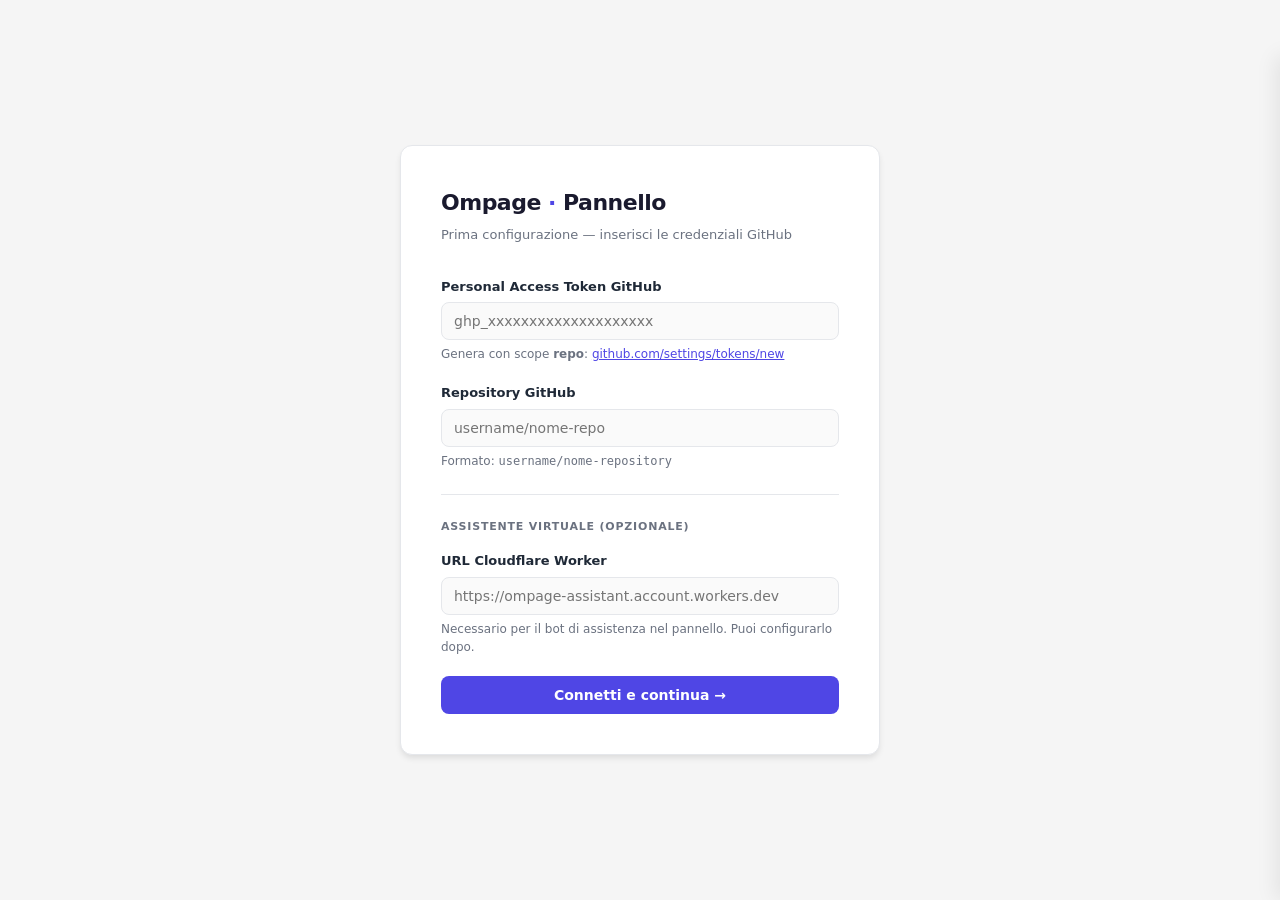
<file: pannello.html>
<!DOCTYPE html>
<html lang="it">
<head>
<meta charset="UTF-8">
<meta name="viewport" content="width=device-width, initial-scale=1.0">
<title>Ompage · Pannello di Controllo</title>
<style>
:root {
  --bg: #f5f5f5;
  --sidebar: #1a1a2e;
  --sidebar-hover: #252545;
  --sidebar-active: #4f46e5;
  --accent: #4f46e5;
  --accent-hover: #4338ca;
  --text: #1f2937;
  --text-muted: #6b7280;
  --border: #e5e7eb;
  --surface: #ffffff;
  --success: #16a34a;
  --error: #dc2626;
  --sidebar-w: 240px;
  --header-h: 56px;
  --radius: 8px;
  --shadow: 0 1px 3px rgba(0,0,0,.08);
  --shadow-md: 0 4px 6px -1px rgba(0,0,0,.1);
}
*,*::before,*::after{box-sizing:border-box;margin:0;padding:0;}
html{font-size:15px;}
body{font-family:'Segoe UI',system-ui,-apple-system,sans-serif;background:var(--bg);color:var(--text);min-height:100vh;line-height:1.5;}
button{cursor:pointer;font-family:inherit;}
input,textarea,select{font-family:inherit;font-size:inherit;}
a{color:var(--accent);}

/* SETUP */
#setup-screen{display:flex;align-items:center;justify-content:center;min-height:100vh;padding:24px;}
.setup-card{background:var(--surface);border:1px solid var(--border);border-radius:12px;padding:40px;width:100%;max-width:480px;box-shadow:var(--shadow-md);}
.setup-logo{font-size:22px;font-weight:700;color:var(--sidebar);letter-spacing:-.5px;margin-bottom:6px;}
.setup-logo span{color:var(--accent);}
.setup-subtitle{font-size:13px;color:var(--text-muted);margin-bottom:32px;}
.setup-field{margin-bottom:20px;}
.setup-field label{display:block;font-size:13px;font-weight:600;margin-bottom:6px;}
.setup-field input{width:100%;padding:10px 12px;border:1px solid var(--border);border-radius:var(--radius);font-size:14px;background:#fafafa;outline:none;transition:border-color .15s,box-shadow .15s;}
.setup-field input:focus{border-color:var(--accent);box-shadow:0 0 0 3px rgba(79,70,229,.12);background:#fff;}
.setup-field small{display:block;margin-top:5px;font-size:12px;color:var(--text-muted);}
.setup-field small a{font-size:12px;}
.setup-divider{border:none;border-top:1px solid var(--border);margin:24px 0;}
.setup-section-label{font-size:11px;font-weight:700;text-transform:uppercase;letter-spacing:.8px;color:var(--text-muted);margin-bottom:16px;}
.btn-primary{width:100%;padding:11px 20px;background:var(--accent);color:#fff;border:none;border-radius:var(--radius);font-size:14px;font-weight:600;transition:background .15s;}
.btn-primary:hover{background:var(--accent-hover);}
.btn-primary:disabled{background:#a5b4fc;cursor:not-allowed;}
.setup-error{display:none;margin-top:16px;padding:10px 14px;background:#fef2f2;border:1px solid #fecaca;border-radius:var(--radius);font-size:13px;color:var(--error);}

/* LAYOUT */
#main-panel{display:none;min-height:100vh;}
#header{position:fixed;top:0;left:0;right:0;height:var(--header-h);background:var(--sidebar);display:flex;align-items:center;padding:0 20px;z-index:100;gap:16px;}
.header-logo{font-size:16px;font-weight:700;color:#fff;flex:1;}
.header-logo span{color:#818cf8;}
.header-actions{display:flex;gap:10px;align-items:center;}
.btn-header{padding:6px 14px;border-radius:6px;font-size:13px;font-weight:500;border:none;transition:all .15s;}
.btn-preview{background:rgba(255,255,255,.1);color:#fff;border:1px solid rgba(255,255,255,.15);}
.btn-preview:hover{background:rgba(255,255,255,.18);}
.btn-disconnect{background:transparent;color:#94a3b8;font-size:12px;padding:4px 8px;}
.btn-disconnect:hover{color:#e2e8f0;}
#hamburger{display:none;background:transparent;border:none;color:#fff;font-size:20px;padding:4px 8px;}

/* SIDEBAR */
#sidebar{position:fixed;top:var(--header-h);left:0;bottom:0;width:var(--sidebar-w);background:var(--sidebar);overflow-y:auto;z-index:90;padding:12px 0 80px;scrollbar-width:thin;scrollbar-color:#374151 transparent;}
#sidebar::-webkit-scrollbar{width:4px;}
#sidebar::-webkit-scrollbar-thumb{background:#374151;border-radius:4px;}
.sidebar-label{padding:16px 16px 6px;font-size:10px;font-weight:700;letter-spacing:1px;text-transform:uppercase;color:#475569;}
.sidebar-item{display:flex;align-items:center;gap:10px;padding:9px 16px;font-size:13px;color:#94a3b8;cursor:pointer;transition:all .15s;border-left:3px solid transparent;white-space:nowrap;overflow:hidden;text-overflow:ellipsis;}
.sidebar-item:hover{background:var(--sidebar-hover);color:#e2e8f0;}
.sidebar-item.active{background:rgba(79,70,229,.2);color:#a5b4fc;border-left-color:var(--accent);}
.sidebar-item.inactive-section{opacity:.55;}
.sidebar-item .icon{font-size:15px;flex-shrink:0;}

/* CONTENT */
#content{margin-left:var(--sidebar-w);margin-top:var(--header-h);padding:28px 32px 120px;min-height:calc(100vh - var(--header-h));}
.page-loading{display:flex;align-items:center;justify-content:center;min-height:300px;gap:12px;color:var(--text-muted);font-size:14px;}
.spinner{width:20px;height:20px;border:2px solid var(--border);border-top-color:var(--accent);border-radius:50%;animation:spin .6s linear infinite;}
@keyframes spin{to{transform:rotate(360deg);}}

/* ACCORDION */
.panel-section{background:var(--surface);border:1px solid var(--border);border-radius:var(--radius);margin-bottom:12px;box-shadow:var(--shadow);overflow:hidden;}
.section-header{display:flex;align-items:center;padding:14px 18px;cursor:pointer;user-select:none;gap:10px;transition:background .15s;}
.section-header:hover{background:#fafafa;}
.section-icon{font-size:18px;flex-shrink:0;}
.section-title{font-size:14px;font-weight:600;flex:1;}
.section-status{font-size:11px;font-weight:500;padding:2px 8px;border-radius:10px;}
.section-status.active{background:#dcfce7;color:#15803d;}
.section-status.inactive{background:#f1f5f9;color:#64748b;}
.section-chevron{font-size:12px;color:var(--text-muted);transition:transform .25s;flex-shrink:0;}
.section-chevron.open{transform:rotate(180deg);}
.section-inactive .section-header{opacity:.65;}
.section-body-wrapper{display:grid;grid-template-rows:0fr;transition:grid-template-rows .28s ease;}
.section-body-wrapper.open{grid-template-rows:1fr;}
.section-body-inner{overflow:hidden;}
.section-body{padding:8px 18px 20px;border-top:1px solid var(--border);}

/* FIELDS */
.field-group{display:grid;grid-template-columns:1fr 1fr;gap:16px;}
.field-group.single{grid-template-columns:1fr;}
@media(max-width:700px){.field-group{grid-template-columns:1fr;}}
.field{margin-bottom:14px;}
.field.dimmed{opacity:.45;}
.field-label{display:flex;align-items:baseline;gap:8px;margin-bottom:5px;}
.field-label-text{font-size:13px;font-weight:600;}
.field-key{font-size:11px;color:#9ca3af;font-family:'Courier New',monospace;}
.field input[type="text"],.field input[type="tel"],.field input[type="url"],.field select,.field textarea{width:100%;padding:8px 11px;border:1px solid var(--border);border-radius:6px;font-size:13.5px;background:#fafafa;transition:border-color .15s,box-shadow .15s;outline:none;}
.field input:focus,.field select:focus,.field textarea:focus{border-color:var(--accent);box-shadow:0 0 0 3px rgba(79,70,229,.1);background:#fff;}
.field textarea{resize:vertical;min-height:72px;}
.toggle-wrap{display:flex;align-items:center;gap:12px;}
.toggle{position:relative;width:42px;height:24px;flex-shrink:0;}
.toggle input{opacity:0;width:0;height:0;position:absolute;}
.toggle-track{position:absolute;inset:0;background:#d1d5db;border-radius:24px;cursor:pointer;transition:background .2s;}
.toggle input:checked+.toggle-track{background:var(--accent);}
.toggle-track::after{content:'';position:absolute;top:3px;left:3px;width:18px;height:18px;background:#fff;border-radius:50%;transition:transform .2s;box-shadow:0 1px 3px rgba(0,0,0,.2);}
.toggle input:checked+.toggle-track::after{transform:translateX(18px);}
.toggle-label-text{font-size:13px;color:var(--text-muted);}
.color-wrap{display:flex;align-items:center;gap:8px;}
.color-swatch{width:36px;height:36px;border-radius:6px;border:1px solid var(--border);padding:2px;flex-shrink:0;}
.color-swatch input[type="color"]{width:100%;height:100%;border:none;padding:0;cursor:pointer;background:none;border-radius:4px;}
.color-hex{width:110px;padding:8px 10px;border:1px solid var(--border);border-radius:6px;font-size:13px;font-family:'Courier New',monospace;text-transform:uppercase;background:#fafafa;outline:none;}
.color-hex:focus{border-color:var(--accent);}
.img-wrap{display:flex;align-items:center;gap:8px;}
.img-thumb{width:40px;height:40px;border-radius:6px;border:1px solid var(--border);object-fit:cover;flex-shrink:0;}
.img-thumb-placeholder{width:40px;height:40px;border-radius:6px;border:1px dashed var(--border);display:flex;align-items:center;justify-content:center;font-size:18px;color:#d1d5db;flex-shrink:0;background:#fafafa;}
.img-input-wrap{flex:1;display:flex;gap:6px;}
.img-input-wrap input{flex:1;min-width:0;}
.btn-upload{padding:7px 12px;background:#f3f4f6;border:1px solid var(--border);border-radius:6px;font-size:12px;font-weight:500;color:var(--text-muted);white-space:nowrap;flex-shrink:0;transition:all .15s;}
.btn-upload:hover{background:var(--border);color:var(--text);}
.upload-progress{font-size:11px;color:var(--accent);margin-top:3px;display:none;}
.subgroup-heading{display:flex;align-items:center;gap:8px;margin:20px 0 12px;padding-bottom:8px;border-bottom:1px solid var(--border);}
.subgroup-heading:first-child{margin-top:8px;}
.subgroup-title{font-size:13px;font-weight:700;color:var(--text-muted);text-transform:uppercase;letter-spacing:.5px;}
.field-error{display:none;font-size:11.5px;color:var(--error);margin-top:4px;}
.field.has-error input,.field.has-error textarea,.field.has-error select{border-color:var(--error)!important;}
.field.has-error .field-error{display:block;}

/* SAVE BUTTON */
#save-btn{position:fixed;bottom:28px;right:28px;padding:14px 24px;background:var(--accent);color:#fff;border:none;border-radius:10px;font-size:14px;font-weight:700;box-shadow:0 4px 14px rgba(79,70,229,.4);transition:all .2s;z-index:200;display:none;}
#save-btn:hover{background:var(--accent-hover);transform:translateY(-1px);}
#save-btn:disabled{background:#a5b4fc;cursor:not-allowed;transform:none;box-shadow:none;}

/* UNSAVED */
#unsaved-dot{width:8px;height:8px;background:#f59e0b;border-radius:50%;display:none;margin-left:6px;animation:pulse 2s infinite;}
#unsaved-dot.visible{display:inline-block;}
@keyframes pulse{0%,100%{opacity:1;}50%{opacity:.4;}}

/* BANNER */
#banner{position:fixed;top:calc(var(--header-h) + 12px);left:50%;transform:translateX(-50%) translateY(-8px);background:var(--surface);border:1px solid var(--border);border-radius:var(--radius);padding:12px 20px;font-size:13.5px;font-weight:500;box-shadow:var(--shadow-md);z-index:300;opacity:0;pointer-events:none;transition:all .3s;max-width:500px;text-align:center;}
#banner.show{opacity:1;transform:translateX(-50%) translateY(0);pointer-events:auto;}
#banner.success{border-color:#bbf7d0;background:#f0fdf4;color:#15803d;}
#banner.error{border-color:#fecaca;background:#fef2f2;color:var(--error);}

/* PAGE ERROR */
.page-error{padding:40px;text-align:center;}
.page-error h3{color:var(--error);margin-bottom:8px;}
.page-error p{color:var(--text-muted);font-size:13px;}

/* ══════════════════════════════════
   GUIDA SECTION
══════════════════════════════════ */
#guida-area{display:none;background:var(--surface);border:1px solid var(--border);border-radius:var(--radius);padding:24px;box-shadow:var(--shadow);}
#guida-area h2{font-size:16px;font-weight:700;margin-bottom:4px;}
#guida-area .guida-sub{font-size:13px;color:var(--text-muted);margin-bottom:20px;}
#guida-textarea{width:100%;min-height:520px;padding:14px;border:1px solid var(--border);border-radius:var(--radius);font-family:'Courier New',monospace;font-size:13px;line-height:1.65;background:#fafafa;resize:vertical;outline:none;transition:border-color .15s;}
#guida-textarea:focus{border-color:var(--accent);background:#fff;}
.guida-actions{display:flex;align-items:center;gap:12px;margin-top:14px;}
.btn-guida-save{padding:10px 20px;background:var(--accent);color:#fff;border:none;border-radius:var(--radius);font-size:13px;font-weight:600;transition:background .15s;}
.btn-guida-save:hover{background:var(--accent-hover);}
.btn-guida-save:disabled{background:#a5b4fc;cursor:not-allowed;}
.guida-status{font-size:12px;color:var(--text-muted);}
.guida-hint{margin-top:16px;padding:12px 16px;background:#eff6ff;border:1px solid #bfdbfe;border-radius:var(--radius);font-size:12.5px;color:#1d4ed8;line-height:1.6;}

/* ══════════════════════════════════
   CHAT WIDGET
══════════════════════════════════ */
#chat-btn{position:fixed;bottom:28px;left:28px;padding:12px 18px;background:#0f172a;color:#fff;border:none;border-radius:10px;font-size:13px;font-weight:600;box-shadow:0 4px 14px rgba(0,0,0,.25);transition:all .2s;z-index:200;display:none;gap:8px;align-items:center;}
#chat-btn:hover{background:#1e293b;transform:translateY(-1px);}
#chat-btn.no-worker{background:#64748b;cursor:default;}
#chat-btn.no-worker:hover{transform:none;}

#chat-panel{position:fixed;top:var(--header-h);right:0;bottom:0;width:380px;background:var(--surface);border-left:1px solid var(--border);box-shadow:-4px 0 20px rgba(0,0,0,.08);z-index:150;display:flex;flex-direction:column;transform:translateX(100%);transition:transform .3s ease;}
#chat-panel.open{transform:translateX(0);}
#chat-header{padding:14px 16px;border-bottom:1px solid var(--border);display:flex;align-items:center;gap:10px;background:#0f172a;color:#fff;flex-shrink:0;}
#chat-header .chat-title{flex:1;font-size:14px;font-weight:600;}
#chat-header .chat-subtitle{font-size:11px;color:#94a3b8;display:block;}
#chat-close{background:transparent;border:none;color:#94a3b8;font-size:18px;padding:4px;line-height:1;transition:color .15s;}
#chat-close:hover{color:#fff;}
#chat-messages{flex:1;overflow-y:auto;padding:16px;display:flex;flex-direction:column;gap:12px;scrollbar-width:thin;scrollbar-color:var(--border) transparent;}
#chat-messages::-webkit-scrollbar{width:4px;}
#chat-messages::-webkit-scrollbar-thumb{background:var(--border);border-radius:4px;}
.chat-msg{max-width:88%;padding:10px 13px;border-radius:12px;font-size:13px;line-height:1.55;word-break:break-word;}
.chat-msg.user{align-self:flex-end;background:var(--accent);color:#fff;border-bottom-right-radius:4px;}
.chat-msg.bot{align-self:flex-start;background:#f1f5f9;color:var(--text);border-bottom-left-radius:4px;}
.chat-msg.bot.loading{color:var(--text-muted);font-style:italic;}
.chat-msg.error{background:#fef2f2;color:var(--error);}
.chat-msg p{margin:0 0 6px;}
.chat-msg p:last-child{margin:0;}
.chat-msg code{background:rgba(0,0,0,.08);padding:1px 5px;border-radius:3px;font-family:'Courier New',monospace;font-size:12px;}
.chat-msg.user code{background:rgba(255,255,255,.2);}
.chat-welcome{text-align:center;color:var(--text-muted);font-size:12.5px;padding:20px 10px;line-height:1.6;}
.chat-welcome strong{display:block;font-size:14px;color:var(--text);margin-bottom:6px;}
#chat-input-area{padding:12px 14px;border-top:1px solid var(--border);display:flex;gap:8px;flex-shrink:0;background:var(--surface);}
#chat-input{flex:1;padding:9px 12px;border:1px solid var(--border);border-radius:8px;font-size:13px;resize:none;min-height:40px;max-height:120px;outline:none;transition:border-color .15s;line-height:1.4;}
#chat-input:focus{border-color:var(--accent);}
#chat-send{padding:9px 14px;background:var(--accent);color:#fff;border:none;border-radius:8px;font-size:13px;font-weight:600;transition:background .15s;flex-shrink:0;align-self:flex-end;}
#chat-send:hover{background:var(--accent-hover);}
#chat-send:disabled{background:#a5b4fc;cursor:not-allowed;}
.chat-no-worker{padding:20px;text-align:center;color:var(--text-muted);font-size:13px;line-height:1.6;}
.chat-no-worker a{font-weight:600;}

/* MOBILE */
#sidebar-overlay{display:none;position:fixed;inset:0;background:rgba(0,0,0,.4);z-index:85;}
@media(max-width:768px){
  #hamburger{display:block;}
  #sidebar{transform:translateX(-100%);transition:transform .25s;z-index:95;}
  #sidebar.open{transform:translateX(0);}
  #sidebar-overlay.visible{display:block;}
  #content{margin-left:0;padding:20px 16px 120px;}
  #save-btn{bottom:16px;right:16px;padding:12px 20px;}
  #chat-btn{bottom:16px;left:16px;}
  #chat-panel{width:100%;top:var(--header-h);}
}
</style>
</head>
<body>

<!-- SETUP SCREEN -->
<div id="setup-screen">
  <div class="setup-card">
    <div class="setup-logo">Ompage <span>·</span> Pannello</div>
    <div class="setup-subtitle">Prima configurazione — inserisci le credenziali GitHub</div>

    <div class="setup-field">
      <label for="inp-token">Personal Access Token GitHub</label>
      <input type="password" id="inp-token" placeholder="ghp_xxxxxxxxxxxxxxxxxxxx" autocomplete="off">
      <small>Genera con scope <strong>repo</strong>: <a href="https://github.com/settings/tokens/new?scopes=repo&description=Ompage+Pannello" target="_blank" rel="noopener">github.com/settings/tokens/new</a></small>
    </div>
    <div class="setup-field">
      <label for="inp-repo">Repository GitHub</label>
      <input type="text" id="inp-repo" placeholder="username/nome-repo" autocomplete="off">
      <small>Formato: <code>username/nome-repository</code></small>
    </div>

    <hr class="setup-divider">
    <div class="setup-section-label">Assistente virtuale (opzionale)</div>

    <div class="setup-field">
      <label for="inp-worker">URL Cloudflare Worker</label>
      <input type="url" id="inp-worker" placeholder="https://ompage-assistant.account.workers.dev" autocomplete="off">
      <small>Necessario per il bot di assistenza nel pannello. Puoi configurarlo dopo.</small>
    </div>

    <button class="btn-primary" id="btn-connect" onclick="handleConnect()">Connetti e continua →</button>
    <div id="setup-error" class="setup-error"></div>
  </div>
</div>

<!-- MAIN PANEL -->
<div id="main-panel">
  <div id="sidebar-overlay" onclick="closeSidebar()"></div>

  <div id="header">
    <button id="hamburger" onclick="toggleSidebar()">☰</button>
    <div class="header-logo">Ompage <span>·</span> Pannello</div>
    <div class="header-actions">
      <span id="unsaved-dot"></span>
      <button class="btn-header btn-preview" onclick="openPreview()">👁️ Anteprima</button>
      <button class="btn-header btn-disconnect" onclick="disconnect()">Disconnetti</button>
    </div>
  </div>

  <nav id="sidebar">
    <div class="sidebar-label">Sezioni</div>
    <div id="sidebar-nav"></div>
    <div class="sidebar-label" style="margin-top:8px;">Strumenti</div>
    <div class="sidebar-item" id="nav-guida" onclick="showGuida()">
      <span class="icon">📖</span><span>Guida Bot</span>
    </div>
  </nav>

  <main id="content">
    <div id="content-area"></div>
    <div id="guida-area">
      <h2>📖 Guida Bot</h2>
      <p class="guida-sub">Questo testo viene letto dal bot ad ogni conversazione. Aggiornalo qui e il bot lo saprà subito.</p>
      <textarea id="guida-textarea" placeholder="La guida apparirà qui dopo il caricamento..."></textarea>
      <div class="guida-actions">
        <button class="btn-guida-save" id="btn-guida-save" onclick="saveGuida()">💾 Salva guida</button>
        <span class="guida-status" id="guida-status"></span>
      </div>
      <div class="guida-hint">
        💡 <strong>Come funziona:</strong> Il bot legge questo file dal tuo repository GitHub ogni volta che un cliente fa una domanda. Aggiorna il testo qui sopra e clicca Salva — il bot risponderà con le informazioni aggiornate dalla prossima domanda in poi.
      </div>
    </div>
  </main>

  <button id="save-btn" onclick="handleSave()">💾 Salva e Pubblica</button>
  <button id="chat-btn" onclick="toggleChat()">💬 Assistente</button>
</div>

<!-- BANNER -->
<div id="banner"></div>

<!-- CHAT PANEL -->
<div id="chat-panel">
  <div id="chat-header">
    <div>
      <span class="chat-title">🤖 Assistente Ompage</span>
      <span class="chat-subtitle">Chiedi qualsiasi cosa sul sito</span>
    </div>
    <button id="chat-close" onclick="toggleChat()">✕</button>
  </div>
  <div id="chat-messages">
    <div class="chat-welcome" id="chat-welcome">
      <strong>Ciao! Sono l'assistente Ompage 👋</strong>
      Conosco il funzionamento del motore JS, la struttura del config.json e la guida all'installazione. Come posso aiutarti?
    </div>
  </div>
  <div id="chat-input-area">
    <textarea id="chat-input" placeholder="Scrivi una domanda..." rows="1" onkeydown="chatKeydown(event)" oninput="autoResizeChat(this)"></textarea>
    <button id="chat-send" onclick="sendMessage()">Invia</button>
  </div>
</div>

<script>
'use strict';

const WORKER_URL = 'https://ompage-assistant.veronicagandiglio.workers.dev/';


/* ═══════════════════════════════════════
   STATE
═══════════════════════════════════════ */
const state = {
  token: null,
  repo: null,
  workerUrl: null,
  config: null,
  configKeys: [],
  sha: null,
  guidaSha: null,
  dirty: false,
  autosaveTimer: null,
  bannerTimer: null,
  chatHistory: [],
  chatOpen: false,
  guidaMode: false
};

/* ═══════════════════════════════════════
   SECTIONS
═══════════════════════════════════════ */
const SECTIONS = [
  { id:'generali', label:'Impostazioni Generali', icon:'⚙️',
    match: k => ['sito_in_bozza_watermark','crediti_ompage_footer'].includes(k) || k.startsWith('colore_') || k.startsWith('tema_') },
  { id:'seo', label:'SEO & Metadati', icon:'🔍', match: k => k.startsWith('seo_')||k.startsWith('og_')||k.startsWith('schema_') },
  { id:'navbar', label:'Navbar', icon:'🧭', match: k => k.startsWith('navbar_') },
  { id:'promozioni', label:'Promozioni', icon:'📣', match: k => k.startsWith('barra_')||k.startsWith('popup_') },
  { id:'hero', label:'Hero', icon:'🏠', match: k => k.startsWith('hero_') },
  { id:'chi_siamo', label:'Chi Siamo', icon:'👥', match: k => k.startsWith('chi_siamo_') },
  { id:'vantaggi', label:'Vantaggi', icon:'✨', match: k => k.startsWith('vantaggi_')||k.startsWith('vantaggio_') },
  { id:'servizi', label:'Servizi', icon:'🛠️', match: k => k.startsWith('servizi_')||k.startsWith('servizio_')||k.startsWith('pdf_menu_') },
  { id:'galleria', label:'Galleria', icon:'🖼️', match: k => k.startsWith('galleria_')||/^foto_\d+_/.test(k)||/^foto_estesa_\d+_/.test(k) },
  { id:'prima_dopo', label:'Prima / Dopo', icon:'🔀', match: k => k.startsWith('prima_dopo_') },
  { id:'recensioni', label:'Recensioni', icon:'⭐', match: k => k.startsWith('recensioni_')||k.startsWith('recensione_') },
  { id:'faq', label:'FAQ', icon:'❓', match: k => k.startsWith('faq_') },
  { id:'footer', label:'Footer & Contatti', icon:'📍', match: k => k.startsWith('footer_')||k.startsWith('prenotazione_')||k.startsWith('badge_')||k.startsWith('cookie_')||k.startsWith('privacy_') },
  { id:'extra', label:'Campi Extra', icon:'🔧', match: () => true }
];

const SELECT_OPTIONS = {
  hero_layout:['CON_FOTO_SFONDO','SENZA_FOTO'],
  chi_siamo_layout:['FOTO_E_TESTO','TRE_PASSI','SOLO_TESTO'],
  servizi_layout:['GRIGLIA','LISTA'],
  navbar_logo_tipo:['TESTO','IMMAGINE'],
  footer_cta_tipo:['WHATSAPP','TELEFONO'],
  hero_cta_tipo:['WHATSAPP','TELEFONO','URL'],
  barra_cta_tipo:['WHATSAPP','TELEFONO','URL'],
  popup_cta_tipo:['WHATSAPP','TELEFONO','URL'],
  badge_tipo:['WHATSAPP','TELEFONO'],
  tema_palette:['DARK_ELEGANTE','CREMA_NOTTE','CHIARO_MINIMALE','NATURA_PASTELLO'],
  tema_tipografico:['LUSSO_SERIF','EDITORIALE_MODERNO','CLASSICO','MODERNO'],
  popup_attivo:['SI','NO'],
  prenotazione_attiva:['SI','NO'],
  badge_attivo:['SI','NO']
};

/* ═══════════════════════════════════════
   LABELS
═══════════════════════════════════════ */
const LABELS = {
  sito_in_bozza_watermark:'Watermark "Sito di prova"',crediti_ompage_footer:'Crediti Ompage nel footer',
  tema_palette:'Palette colori',tema_tipografico:'Font pairing',
  colore_accent:'Colore Accent',colore_sfondo:'Colore Sfondo',colore_testo:'Colore Testo',colore_superficie:'Colore Superficie',
  seo_titolo:'Titolo SEO',seo_descrizione:'Descrizione SEO',og_immagine:'Immagine Open Graph',
  schema_nome:'Nome Attività',schema_indirizzo:'Indirizzo (Schema)',schema_telefono:'Telefono (Schema)',schema_orari:'Orari (Schema)',
  navbar_logo_tipo:'Tipo Logo',navbar_logo_testo:'Testo Logo',navbar_logo_immagine:'Immagine Logo',
  barra_attiva:'Barra Attiva',barra_testo:'Testo Barra',barra_scadenza:'Scadenza (YYYY-MM-DD)',
  barra_cta_testo:'Testo CTA',barra_cta_tipo:'Tipo CTA',barra_cta_contatto:'Contatto CTA',
  popup_attivo:'Popup Attivo',popup_testo:'Testo Popup',popup_scadenza:'Scadenza Popup',
  popup_cta_testo:'Testo CTA Popup',popup_cta_tipo:'Tipo CTA',popup_cta_contatto:'Contatto CTA',
  hero_layout:'Layout Hero',hero_foto:'Foto Hero',hero_placeholder:'Placeholder Hero',
  hero_titolo:'Titolo',hero_sottotitolo:'Sottotitolo',
  hero_cta_testo:'Testo Bottone',hero_cta_tipo:'Tipo CTA',hero_cta_contatto:'Contatto CTA',
  hero_orari_attivi:'Mostra Orari',
  chi_siamo_attivo:'Sezione Attiva',chi_siamo_layout:'Layout',chi_siamo_titolo:'Titolo',
  chi_siamo_testo:'Testo',chi_siamo_citazione:'Citazione',chi_siamo_nome:'Nome',chi_siamo_ruolo:'Ruolo',
  chi_siamo_foto:'Foto',chi_siamo_placeholder:'Placeholder',
  vantaggi_attivi:'Sezione Attiva',vantaggi_titolo:'Titolo',
  servizi_attivi:'Sezione Attiva',servizi_layout:'Layout',servizi_titolo:'Titolo',
  pdf_menu_attivo:'PDF Menu Attivo',pdf_menu_testo_bottone:'Testo Bottone PDF',pdf_menu_url:'URL PDF',
  galleria_attiva:'Galleria Attiva',galleria_titolo:'Titolo Galleria',
  galleria_estesa_attiva:'Galleria Estesa Attiva',galleria_estesa_titolo:'Titolo Estesa',galleria_estesa_testo_bottone:'Testo Bottone',
  prima_dopo_attiva:'Sezione Attiva',prima_dopo_titolo:'Titolo',
  recensioni_attive:'Sezione Attiva',recensioni_titolo:'Titolo',
  footer_nome:'Nome Attività',footer_indirizzo:'Indirizzo',footer_telefono:'Telefono',footer_whatsapp:'WhatsApp',footer_email:'Email',
  footer_cta_tipo:'Tipo CTA',footer_cta_testo:'Testo CTA',footer_mappa_attiva:'Mappa Attiva',footer_orari:'Orari',
  footer_instagram:'Instagram URL',footer_facebook:'Facebook URL',
  prenotazione_attiva:'Prenotazione Attiva',prenotazione_url:'URL Prenotazione',prenotazione_cta:'Testo CTA',
  badge_attivo:'Badge WhatsApp Attivo',badge_tipo:'Tipo Badge',
  cookie_policy_testo:'Cookie Policy',privacy_policy_testo:'Privacy Policy',
};

function getLabel(key) {
  if (LABELS[key]) return LABELS[key];
  const patterns = [
    [/^servizio_(\d+)_(.+)$/, (n,f) => `Servizio ${n} — ${({attivo:'Attivo',nome:'Nome',descrizione:'Descrizione',prezzo:'Prezzo',foto:'Foto',placeholder:'Placeholder'}[f]||f)}`],
    [/^vantaggio_(\d+)_(.+)$/, (n,f) => `Vantaggio ${n} — ${f}`],
    [/^foto_estesa_(\d+)_(.+)$/, (n,f) => `Foto Estesa ${n} — ${({attiva:'Attiva',url:'Immagine',placeholder:'Placeholder'}[f]||f)}`],
    [/^foto_(\d+)_(.+)$/, (n,f) => `Foto ${n} — ${({attiva:'Attiva',url:'Immagine',didascalia:'Didascalia',placeholder:'Placeholder'}[f]||f)}`],
    [/^prima_dopo_(\d+)_(.+)$/, (n,f) => `Prima/Dopo ${n} — ${f}`],
    [/^recensione_(\d+)_(.+)$/, (n,f) => `Recensione ${n} — ${({attiva:'Attiva',nome:'Nome',testo:'Testo',stelle:'Stelle'}[f]||f)}`],
    [/^faq_(\d+)_(.+)$/, (n,f) => `FAQ ${n} — ${({attiva:'Attiva',domanda:'Domanda',risposta:'Risposta'}[f]||f)}`],
    [/^chi_siamo_passo_(\d+)_(.+)$/, (n,f) => `Passo ${n} — ${f}`],
    [/^navbar_voce_(.+)$/, (_,f) => `Voce navbar "${f}"`],
  ];
  for (const [re, fn] of patterns) {
    const m = key.match(re); if (m) return fn(m[1], m[2]);
  }
  return key.replace(/_/g,' ').replace(/\b\w/g,c=>c.toUpperCase());
}

/* ═══════════════════════════════════════
   FIELD TYPE
═══════════════════════════════════════ */
function getFieldType(key, value) {
  if (SELECT_OPTIONS[key]) return { type:'SELECT', options:SELECT_OPTIONS[key] };
  if (value === 'SI' || value === 'NO') return { type:'TOGGLE' };
  if (key.includes('colore_')) return { type:'COLOR' };
  if (key.includes('_testo')||key.includes('_descrizione')||key.includes('_risposta')||key.includes('_sottotitolo')||key==='cookie_policy_testo'||key==='privacy_policy_testo') return { type:'TEXTAREA' };
  if (key.includes('_url')||key.includes('_mappa')||key.includes('_instagram')||key.includes('_facebook')) return { type:'URL' };
  if (key.includes('_telefono')||key.includes('_whatsapp')||key.includes('_contatto')) return { type:'TEL' };
  if (key.includes('_foto')||key.includes('_placeholder')||key.includes('_immagine')||key==='og_immagine') return { type:'IMG_PATH' };
  return { type:'TEXT' };
}

function esc(s){ return String(s??'').replace(/&/g,'&amp;').replace(/</g,'&lt;').replace(/>/g,'&gt;').replace(/"/g,'&quot;'); }

/* ═══════════════════════════════════════
   RENDER FIELD
═══════════════════════════════════════ */
function renderField(key, value) {
  const { type, options } = getFieldType(key, value);
  const label = getLabel(key);
  const eid = `field_${key}`;
  const val = value ?? '';
  const dimmed = isFieldDimmed(key) ? ' dimmed' : '';
  let inner = '';

  if (type==='TOGGLE') {
    inner = `<div class="toggle-wrap"><label class="toggle"><input type="checkbox" id="${eid}" data-key="${key}" data-type="TOGGLE" ${val==='SI'?'checked':''} onchange="markDirty();onToggleChange('${key}',this)"><div class="toggle-track"></div></label><span class="toggle-label-text">${val==='SI'?'Attivo (SI)':'Non attivo (NO)'}</span></div>`;
  } else if (type==='SELECT') {
    const opts = options.map(o=>`<option value="${o}" ${val===o?'selected':''}>${o}</option>`).join('');
    inner = `<select id="${eid}" data-key="${key}" data-type="SELECT" onchange="markDirty()">${opts}</select>`;
  } else if (type==='COLOR') {
    inner = `<div class="color-wrap"><div class="color-swatch"><input type="color" id="${eid}_picker" value="${val||'#000000'}" oninput="syncColorHex('${key}',this.value)" onchange="markDirty()"></div><input type="text" id="${eid}" class="color-hex" data-key="${key}" data-type="COLOR" value="${esc(val)}" maxlength="9" placeholder="#000000" oninput="syncColorPicker('${key}',this.value)" onchange="markDirty()"></div>`;
  } else if (type==='TEXTAREA') {
    inner = `<textarea id="${eid}" data-key="${key}" data-type="TEXTAREA" rows="3" oninput="autoResize(this);markDirty()">${esc(val)}</textarea>`;
  } else if (type==='URL') {
    inner = `<input type="url" id="${eid}" data-key="${key}" data-type="URL" value="${esc(val)}" placeholder="https://" oninput="markDirty()">`;
  } else if (type==='TEL') {
    inner = `<input type="tel" id="${eid}" data-key="${key}" data-type="TEL" value="${esc(val)}" placeholder="+39 333 0000000" oninput="markDirty()">`;
  } else if (type==='IMG_PATH') {
    const thumb = val ? `<img class="img-thumb" id="thumb_${key}" src="${esc(rawUrl(val))}" onerror="this.style.display='none';document.getElementById('thumb_ph_${key}').style.display='flex'" alt="">` : '';
    const ph = `<div class="img-thumb-placeholder" id="thumb_ph_${key}" style="${val?'display:none':''}">🖼️</div>`;
    inner = `<div class="img-wrap">${thumb}${ph}<div class="img-input-wrap"><input type="text" id="${eid}" data-key="${key}" data-type="IMG_PATH" value="${esc(val)}" placeholder="assets/immagine.jpg" oninput="markDirty();updateThumb('${key}')"><button class="btn-upload" onclick="triggerUpload('${key}')">📎 Carica</button><input type="file" id="file_${key}" accept="image/*" style="display:none" onchange="handleUpload('${key}',this)"></div></div><div class="upload-progress" id="prog_${key}"></div>`;
  } else {
    inner = `<input type="text" id="${eid}" data-key="${key}" data-type="TEXT" value="${esc(val)}" oninput="markDirty()">`;
  }

  return `<div class="field${dimmed}" id="fieldwrap_${key}"><div class="field-label"><span class="field-label-text">${esc(label)}</span><span class="field-key">${esc(key)}</span></div>${inner}<div class="field-error" id="err_${key}"></div></div>`;
}

function isFieldDimmed(key) {
  const checks = [
    [/^servizio_(\d+)_(?!attivo)/, n => state.config[`servizio_${n}_attivo`]==='NO'],
    [/^foto_estesa_(\d+)_(?!attiva)/, n => state.config[`foto_estesa_${n}_attiva`]==='NO'],
    [/^foto_(\d+)_(?!attiva)/, n => state.config[`foto_${n}_attiva`]==='NO'],
    [/^prima_dopo_(\d+)_(?!attiva)/, n => state.config[`prima_dopo_${n}_attiva`]==='NO'],
    [/^recensione_(\d+)_(?!attiva)/, n => state.config[`recensione_${n}_attiva`]==='NO'],
    [/^faq_(\d+)_(?!attiva)/, n => state.config[`faq_${n}_attiva`]==='NO'],
    [/^vantaggio_(\d+)_(?!attivo)/, n => state.config[`vantaggio_${n}_attivo`]==='NO'],
  ];
  for (const [re, check] of checks) {
    const m = key.match(re); if (m && check(m[1])) return true;
  }
  return false;
}

/* ═══════════════════════════════════════
   GROUPING
═══════════════════════════════════════ */
function groupForSection(sid, keys) {
  const numericGroup = (prefix, attivKey) => {
    const map = {};
    keys.filter(k=>k.startsWith(prefix+'_')).forEach(k=>{
      const m=k.match(new RegExp(`^${prefix}_(\\d+)_`)); if(m){if(!map[m[1]])map[m[1]]=[];map[m[1]].push(k);}
    });
    const main = keys.filter(k=>!k.match(new RegExp(`^${prefix}_\\d+_`)));
    const groups = main.length?[{label:null,keys:main}]:[];
    Object.keys(map).sort((a,b)=>+a-+b).forEach(n=>{
      groups.push({label:`${prefix.charAt(0).toUpperCase()+prefix.slice(1).replace(/_/g,' ')} ${n}`,num:n,keys:map[n],attivKey:attivKey(n)});
    });
    return groups;
  };

  if (sid==='servizi') return numericGroup('servizio', n=>`servizio_${n}_attivo`);
  if (sid==='galleria') {
    const main = keys.filter(k=>k.startsWith('galleria_')&&!k.startsWith('galleria_estesa_'));
    const extMain = keys.filter(k=>k.startsWith('galleria_estesa_'));
    const photos={}, ext={};
    keys.filter(k=>/^foto_\d+_/.test(k)).forEach(k=>{const m=k.match(/^foto_(\d+)_/);if(m){if(!photos[m[1]])photos[m[1]]=[];photos[m[1]].push(k);}});
    keys.filter(k=>/^foto_estesa_\d+_/.test(k)).forEach(k=>{const m=k.match(/^foto_estesa_(\d+)_/);if(m){if(!ext[m[1]])ext[m[1]]=[];ext[m[1]].push(k);}});
    const groups=[];
    if(main.length) groups.push({label:null,keys:main});
    if(Object.keys(photos).length) groups.push({label:'Foto Galleria',keys:Object.keys(photos).sort((a,b)=>+a-+b).flatMap(n=>photos[n])});
    if(extMain.length) groups.push({label:'Galleria Estesa',keys:extMain});
    if(Object.keys(ext).length) groups.push({label:'Foto Estese',keys:Object.keys(ext).sort((a,b)=>+a-+b).flatMap(n=>ext[n])});
    return groups;
  }
  if (sid==='recensioni') return numericGroup('recensione', n=>`recensione_${n}_attiva`);
  if (sid==='faq') return numericGroup('faq', n=>`faq_${n}_attiva`);
  if (sid==='prima_dopo') return numericGroup('prima_dopo', n=>`prima_dopo_${n}_attiva`);
  if (sid==='vantaggi') return numericGroup('vantaggio', n=>`vantaggio_${n}_attivo`);
  if (sid==='chi_siamo') {
    const main=keys.filter(k=>!k.includes('_passo_'));
    const passos={};
    keys.filter(k=>k.includes('_passo_')).forEach(k=>{const m=k.match(/passo_(\d+)_/);if(m){if(!passos[m[1]])passos[m[1]]=[];passos[m[1]].push(k);}});
    const groups=[{label:null,keys:main}];
    Object.keys(passos).sort().forEach(n=>groups.push({label:`Passo ${n}`,keys:passos[n]}));
    return groups;
  }
  return [{label:null,keys}];
}

function renderSectionContent(sid, keys) {
  const groups = groupForSection(sid, keys);
  let html = '';
  groups.forEach(g => {
    if (!g.keys.length) return;
    if (g.label) html += `<div class="subgroup-heading"><span class="subgroup-title">${esc(g.label)}</span></div>`;
    let row = [];
    const flush = () => {
      if (!row.length) return;
      html += `<div class="field-group${row.length===1?' single':''}">${row.map(k=>renderField(k,state.config[k])).join('')}</div>`;
      row = [];
    };
    g.keys.forEach(k => {
      const {type} = getFieldType(k, state.config[k]);
      if (['TEXTAREA','IMG_PATH','COLOR','TOGGLE'].includes(type)) { flush(); html+=`<div class="field-group single">${renderField(k,state.config[k])}</div>`; }
      else { row.push(k); if(row.length===2) flush(); }
    });
    flush();
  });
  return html;
}

/* ═══════════════════════════════════════
   BUILD PANEL
═══════════════════════════════════════ */
function buildPanel() {
  const grouped = {};
  SECTIONS.forEach(s => grouped[s.id] = []);
  state.configKeys.forEach(k => {
    for (const s of SECTIONS) { if(s.id!=='extra'&&s.match(k)){grouped[s.id].push(k);return;} }
    grouped['extra'].push(k);
  });

  const activoMap = {chi_siamo:'chi_siamo_attivo',servizi:'servizi_attivi',galleria:'galleria_attiva',recensioni:'recensioni_attive',vantaggi:'vantaggi_attivi',prima_dopo:'prima_dopo_attiva'};

  let sidebarHtml = '';
  SECTIONS.forEach(s => {
    if (!grouped[s.id].length) return;
    const aktKey = activoMap[s.id];
    const isActive = !aktKey || state.config[aktKey] !== 'NO';
    sidebarHtml += `<div class="sidebar-item${isActive?'':' inactive-section'}" id="nav_${s.id}" onclick="scrollToSection('${s.id}')"><span class="icon">${s.icon}</span><span>${s.label}</span></div>`;
  });
  document.getElementById('sidebar-nav').innerHTML = sidebarHtml;

  let contentHtml = '';
  SECTIONS.forEach(s => {
    if (!grouped[s.id].length) return;
    const aktKey = activoMap[s.id];
    const isActive = !aktKey || state.config[aktKey] !== 'NO';
    const statusHtml = aktKey ? `<span class="section-status ${isActive?'active':'inactive'}">${isActive?'Attivo':'Non attivo'}</span>` : '';
    const open = isActive;
    contentHtml += `
      <div class="panel-section${isActive?'':' section-inactive'}" id="section_${s.id}">
        <div class="section-header" onclick="toggleSection('${s.id}')">
          <span class="section-icon">${s.icon}</span>
          <span class="section-title">${s.label}</span>
          ${statusHtml}
          <span class="section-chevron${open?' open':''}" id="chev_${s.id}">▼</span>
        </div>
        <div class="section-body-wrapper${open?' open':''}" id="wrapper_${s.id}">
          <div class="section-body-inner"><div class="section-body">${renderSectionContent(s.id, grouped[s.id])}</div></div>
        </div>
      </div>`;
  });
  document.getElementById('content-area').innerHTML = contentHtml;
  document.querySelectorAll('textarea').forEach(t => autoResize(t));

  const obs = new IntersectionObserver(entries => {
    entries.forEach(e => { if(e.isIntersecting){const id=e.target.id.replace('section_','');document.querySelectorAll('.sidebar-item').forEach(i=>i.classList.remove('active'));document.getElementById(`nav_${id}`)?.classList.add('active');}});
  }, {threshold:.2, rootMargin:`-${parseInt(getComputedStyle(document.documentElement).getPropertyValue('--header-h'))+20}px 0px -60% 0px`});
  SECTIONS.forEach(s => { const el=document.getElementById(`section_${s.id}`); if(el) obs.observe(el); });
}

function toggleSection(id) {
  const w=document.getElementById(`wrapper_${id}`), c=document.getElementById(`chev_${id}`);
  const open=w.classList.contains('open');
  w.classList.toggle('open',!open); c.classList.toggle('open',!open);
}

function scrollToSection(id) {
  showConfigMode();
  const el=document.getElementById(`section_${id}`);
  if(!el) return;
  document.getElementById(`wrapper_${id}`)?.classList.add('open');
  document.getElementById(`chev_${id}`)?.classList.add('open');
  setTimeout(()=>el.scrollIntoView({behavior:'smooth',block:'start'}),50);
  document.querySelectorAll('.sidebar-item').forEach(i=>i.classList.remove('active'));
  document.getElementById(`nav_${id}`)?.classList.add('active');
  if(window.innerWidth<=768) closeSidebar();
}

function showConfigMode() {
  state.guidaMode = false;
  document.getElementById('content-area').style.display = '';
  document.getElementById('guida-area').style.display = 'none';
  document.getElementById('save-btn').style.display = '';
  document.getElementById('nav-guida').classList.remove('active');
}

/* ═══════════════════════════════════════
   GUIDA SECTION
═══════════════════════════════════════ */
async function showGuida() {
  state.guidaMode = true;
  document.getElementById('content-area').style.display = 'none';
  document.getElementById('guida-area').style.display = 'block';
  document.getElementById('save-btn').style.display = 'none';
  document.querySelectorAll('.sidebar-item').forEach(i=>i.classList.remove('active'));
  document.getElementById('nav-guida').classList.add('active');
  if(window.innerWidth<=768) closeSidebar();

  const ta = document.getElementById('guida-textarea');
  const status = document.getElementById('guida-status');

  if (ta.dataset.loaded === '1') return;
  status.textContent = '⏳ Caricamento guida...';
  document.getElementById('btn-guida-save').disabled = true;

  try {
    const res = await githubRequest(`/repos/${state.repo}/contents/guida.md`);
    if (res.status === 404) {
      ta.value = '';
      ta.placeholder = 'La guida non esiste ancora. Scrivi qui il testo e clicca Salva per crearla.';
      status.textContent = '(file non trovato — verrà creato al salvataggio)';
    } else if (res.ok) {
      const data = await res.json();
      state.guidaSha = data.sha;
      ta.value = decodeURIComponent(escape(atob(data.content.replace(/\n/g,''))));
      status.textContent = `Ultimo aggiornamento: ${new Date(data.last_modified||Date.now()).toLocaleString('it')||'—'}`;
      ta.dataset.loaded = '1';
    } else {
      throw new Error(`HTTP ${res.status}`);
    }
  } catch(e) {
    status.textContent = `❌ Errore: ${e.message}`;
  }
  document.getElementById('btn-guida-save').disabled = false;
  autoResize(ta);
}

async function saveGuida() {
  const ta = document.getElementById('guida-textarea');
  const status = document.getElementById('guida-status');
  const btn = document.getElementById('btn-guida-save');
  btn.disabled = true;
  btn.textContent = '⏳ Salvataggio...';

  try {
    const content = btoa(unescape(encodeURIComponent(ta.value)));
    const body = { message: 'Ompage: aggiornamento guida.md', content };
    if (state.guidaSha) body.sha = state.guidaSha;

    const res = await fetch(`https://api.github.com/repos/${state.repo}/contents/guida.md`, {
      method:'PUT',
      headers:{'Authorization':`token ${state.token}`,'Content-Type':'application/json','Accept':'application/vnd.github.v3+json'},
      body:JSON.stringify(body)
    });
    if (!res.ok) { const e=await res.json().catch(()=>({})); throw new Error(e.message||`HTTP ${res.status}`); }
    const data = await res.json();
    state.guidaSha = data.content.sha;
    ta.dataset.loaded = '1';
    status.textContent = `✅ Salvata — ${new Date().toLocaleTimeString('it')}`;
  } catch(e) {
    status.textContent = `❌ Errore: ${e.message}`;
  }
  btn.disabled = false;
  btn.textContent = '💾 Salva guida';
}

/* ═══════════════════════════════════════
   CHAT
═══════════════════════════════════════ */
function toggleChat() {
  state.chatOpen = !state.chatOpen;
  document.getElementById('chat-panel').classList.toggle('open', state.chatOpen);
}

function chatKeydown(e) {
  if (e.key==='Enter' && !e.shiftKey) { e.preventDefault(); sendMessage(); }
}

function autoResizeChat(el) {
  el.style.height='auto'; el.style.height=Math.min(el.scrollHeight,120)+'px';
}

async function sendMessage() {
  if (!state.workerUrl) {
    renderBotMsg('Per usare l\'assistente configura prima il Worker URL nelle impostazioni.', 'error');
    return;
  }
  const input = document.getElementById('chat-input');
  const msg = input.value.trim();
  if (!msg) return;

  input.value = '';
  autoResizeChat(input);
  document.getElementById('chat-send').disabled = true;
  document.getElementById('chat-welcome')?.remove();

  appendMsg(msg, 'user');

  const loadingEl = appendMsg('…', 'bot loading');

  try {
    const res = await fetch(state.workerUrl, {
      method:'POST',
      headers:{'Content-Type':'application/json'},
      body:JSON.stringify({ message:msg, history:state.chatHistory.slice(-10) })
    });
    const data = await res.json();
    loadingEl.remove();
    if (data.error) throw new Error(data.error);

    state.chatHistory.push({role:'user',content:msg});
    state.chatHistory.push({role:'assistant',content:data.reply});

    renderBotMsg(data.reply);
  } catch(e) {
    loadingEl.remove();
    renderBotMsg(`❌ Errore: ${e.message}`, 'error');
  }
  document.getElementById('chat-send').disabled = false;
  input.focus();
}

function appendMsg(text, cls) {
  const el = document.createElement('div');
  el.className = `chat-msg ${cls}`;
  el.textContent = text;
  const msgs = document.getElementById('chat-messages');
  msgs.appendChild(el);
  msgs.scrollTop = msgs.scrollHeight;
  return el;
}

function renderBotMsg(text, extra='') {
  const el = document.createElement('div');
  el.className = `chat-msg bot ${extra}`;
  // Simple markdown: **bold**, `code`, newlines
  el.innerHTML = text
    .replace(/&/g,'&amp;').replace(/</g,'&lt;').replace(/>/g,'&gt;')
    .replace(/\*\*(.+?)\*\*/g,'<strong>$1</strong>')
    .replace(/`([^`]+)`/g,'<code>$1</code>')
    .replace(/\n\n/g,'</p><p>')
    .replace(/\n/g,'<br>');
  el.innerHTML = `<p>${el.innerHTML}</p>`;
  const msgs = document.getElementById('chat-messages');
  msgs.appendChild(el);
  msgs.scrollTop = msgs.scrollHeight;
  return el;
}

/* ═══════════════════════════════════════
   TOGGLE HELPERS
═══════════════════════════════════════ */
function onToggleChange(key, el) {
  const wrap = el.closest('.toggle-wrap');
  if (wrap) { const lbl=wrap.querySelector('.toggle-label-text'); if(lbl) lbl.textContent=el.checked?'Attivo (SI)':'Non attivo (NO)'; }

  const sectionMap = {chi_siamo_attivo:'chi_siamo',servizi_attivi:'servizi',galleria_attiva:'galleria',recensioni_attive:'recensioni',vantaggi_attivi:'vantaggi',prima_dopo_attiva:'prima_dopo'};
  if (sectionMap[key]) {
    const sid=sectionMap[key];
    document.getElementById(`nav_${sid}`)?.classList.toggle('inactive-section',!el.checked);
    document.getElementById(`section_${sid}`)?.classList.toggle('section-inactive',!el.checked);
    const st=document.getElementById(`section_${sid}`)?.querySelector('.section-status');
    if(st){st.className=`section-status ${el.checked?'active':'inactive'}`;st.textContent=el.checked?'Attivo':'Non attivo';}
    return;
  }

  const dimGroups = [
    [/^servizio_(\d+)_attivo$/, n=>`servizio_${n}_`],
    [/^foto_(\d+)_attiva$/, n=>`foto_${n}_`],
    [/^foto_estesa_(\d+)_attiva$/, n=>`foto_estesa_${n}_`],
    [/^prima_dopo_(\d+)_attiva$/, n=>`prima_dopo_${n}_`],
    [/^recensione_(\d+)_attiva$/, n=>`recensione_${n}_`],
    [/^faq_(\d+)_attiva$/, n=>`faq_${n}_`],
    [/^vantaggio_(\d+)_attivo$/, n=>`vantaggio_${n}_`],
  ];
  for (const [re, pfn] of dimGroups) {
    const m=key.match(re);
    if(m){
      document.querySelectorAll(`[data-key^="${pfn(m[1])}"]`).forEach(fe=>{
        const fw=fe.closest('.field');
        if(fw&&fe.dataset.key!==key) fw.classList.toggle('dimmed',!el.checked);
      });
      break;
    }
  }
}

function syncColorHex(key, value) { const h=document.getElementById(`field_${key}`); if(h) h.value=value.toUpperCase(); markDirty(); }
function syncColorPicker(key, value) { const clean=value.startsWith('#')?value:'#'+value; if(/^#[0-9A-Fa-f]{6}$/.test(clean)){const p=document.getElementById(`field_${key}_picker`);if(p) p.value=clean;} markDirty(); }
function autoResize(el) { el.style.height='auto'; el.style.height=el.scrollHeight+'px'; }

/* ═══════════════════════════════════════
   IMAGES
═══════════════════════════════════════ */
function rawUrl(path) {
  if(!path) return ''; if(path.startsWith('http')) return path;
  const [owner,repo]=state.repo.split('/');
  return `https://raw.githubusercontent.com/${owner}/${repo}/HEAD/${path}`;
}
function updateThumb(key) {
  const input=document.getElementById(`field_${key}`),thumb=document.getElementById(`thumb_${key}`),ph=document.getElementById(`thumb_ph_${key}`);
  if(!input) return; const val=input.value.trim();
  if(val){if(thumb){thumb.src=rawUrl(val);thumb.style.display='block';if(ph) ph.style.display='none';}}
  else{if(thumb) thumb.style.display='none';if(ph) ph.style.display='flex';}
}
function triggerUpload(key){ document.getElementById(`file_${key}`)?.click(); }
async function handleUpload(key, fileInput) {
  const file=fileInput.files[0]; if(!file) return;
  const prog=document.getElementById(`prog_${key}`);
  if(prog){prog.style.display='block';prog.textContent='⏳ Caricamento...';}
  try {
    const base64=await fileToBase64(file);
    const filename=`assets/${Date.now()}_${file.name.replace(/[^a-zA-Z0-9._-]/g,'_')}`;
    const res=await githubRequest(`PUT /repos/${state.repo}/contents/${filename}`,{message:`Upload: ${filename}`,content:base64});
    if(!res.ok){const e=await res.json().catch(()=>({}));throw new Error(e.message||'Errore upload');}
    const input=document.getElementById(`field_${key}`);
    if(input){input.value=filename;updateThumb(key);markDirty();}
    if(prog) prog.textContent='✅ Caricata!';
    setTimeout(()=>{if(prog) prog.style.display='none';},3000);
  } catch(e){ if(prog){prog.style.color='var(--error)';prog.textContent='❌ '+e.message;} setTimeout(()=>{if(prog) prog.style.display='none';},5000); }
  fileInput.value='';
}
function fileToBase64(file){ return new Promise((res,rej)=>{const r=new FileReader();r.onload=()=>res(r.result.split(',')[1]);r.onerror=()=>rej(new Error('Lettura fallita'));r.readAsDataURL(file);}); }

/* ═══════════════════════════════════════
   GITHUB API
═══════════════════════════════════════ */
function githubRequest(path, body=null) {
  let url, method, opts;
  if(path.startsWith('PUT ')) { url=`https://api.github.com${path.slice(4)}`; method='PUT'; }
  else { url=`https://api.github.com${path}`; method=body?'PUT':'GET'; }
  opts={method,headers:{'Authorization':`token ${state.token}`,'Content-Type':'application/json','Accept':'application/vnd.github.v3+json'}};
  if(body) opts.body=JSON.stringify(body);
  return fetch(url,opts);
}

async function loadConfig() {
  const res=await githubRequest(`/repos/${state.repo}/contents/config.json`);
  if(!res.ok){const e=await res.json().catch(()=>({}));throw new Error(e.message||`HTTP ${res.status}`);}
  const data=await res.json();
  state.sha=data.sha;
  const json=JSON.parse(decodeURIComponent(escape(atob(data.content.replace(/\n/g,'')))));
  state.config=json; state.configKeys=Object.keys(json);
}

/* ═══════════════════════════════════════
   SERIALIZE + VALIDATE
═══════════════════════════════════════ */
function serializeForm() {
  const result={};
  state.configKeys.forEach(key=>{
    const el=document.getElementById(`field_${key}`);
    if(!el){result[key]=state.config[key];return;}
    const t=el.dataset.type;
    if(t==='TOGGLE') result[key]=el.checked?'SI':'NO';
    else if(t==='COLOR'){let v=el.value.trim().toUpperCase();if(v&&!v.startsWith('#'))v='#'+v;result[key]=v;}
    else result[key]=el.value;
  });
  return result;
}

const REQUIRED=['seo_titolo','footer_nome'];
function validateForm() {
  REQUIRED.forEach(k=>document.getElementById(`fieldwrap_${k}`)?.classList.remove('has-error'));
  const data=serializeForm(); let valid=true, first=null;
  REQUIRED.forEach(k=>{ if(!data[k]?.trim()){const w=document.getElementById(`fieldwrap_${k}`);if(w){w.classList.add('has-error');const e=document.getElementById(`err_${k}`);if(e) e.textContent='Campo obbligatorio';if(!first) first=w;valid=false;}}});
  if(!data['footer_whatsapp']?.trim()&&!data['footer_telefono']?.trim()){
    ['footer_whatsapp','footer_telefono'].forEach(k=>{const w=document.getElementById(`fieldwrap_${k}`);if(w){w.classList.add('has-error');const e=document.getElementById(`err_${k}`);if(e) e.textContent='Inserire almeno un contatto';if(!first) first=w;}});
    valid=false;
  }
  if(first){const s=first.closest('.panel-section');if(s){const id=s.id.replace('section_','');document.getElementById(`wrapper_${id}`)?.classList.add('open');document.getElementById(`chev_${id}`)?.classList.add('open');}
    setTimeout(()=>first.scrollIntoView({behavior:'smooth',block:'center'}),100);}
  return valid;
}

/* ═══════════════════════════════════════
   SAVE
═══════════════════════════════════════ */
async function handleSave() {
  if(!validateForm()){showBanner('error','❌ Completa i campi obbligatori prima di salvare.');return;}
  const btn=document.getElementById('save-btn');
  btn.disabled=true; btn.textContent='⏳ Salvataggio...';
  try {
    const newCfg=serializeForm();
    const b64=btoa(unescape(encodeURIComponent(JSON.stringify(newCfg,null,2))));
    const res=await fetch(`https://api.github.com/repos/${state.repo}/contents/config.json`,{method:'PUT',headers:{'Authorization':`token ${state.token}`,'Content-Type':'application/json','Accept':'application/vnd.github.v3+json'},body:JSON.stringify({message:'Ompage: aggiornamento config.json',content:b64,sha:state.sha})});
    if(!res.ok){const e=await res.json().catch(()=>({}));throw new Error(e.message||`HTTP ${res.status}`);}
    const data=await res.json(); state.sha=data.content.sha; state.config=newCfg; state.dirty=false;
    try{localStorage.removeItem('ompage_autosave');}catch(_){}
    document.getElementById('unsaved-dot').classList.remove('visible');
    showBanner('success','✅ Salvato! Il sito si aggiornerà entro 60 secondi.');
  } catch(e){ showBanner('error',`❌ ${e.message} — <a href="https://github.com/${state.repo}" target="_blank">Apri repo</a>`); }
  btn.disabled=false; btn.textContent='💾 Salva e Pubblica';
}

/* ═══════════════════════════════════════
   BANNER + DIRTY + AUTOSAVE
═══════════════════════════════════════ */
function showBanner(type, html) {
  const b=document.getElementById('banner'); b.className=`show ${type}`; b.innerHTML=html;
  clearTimeout(state.bannerTimer); state.bannerTimer=setTimeout(()=>b.classList.remove('show'),6000);
}
function markDirty(){ if(!state.dirty){state.dirty=true;document.getElementById('unsaved-dot').classList.add('visible');} }

function setupAutosave() {
  clearInterval(state.autosaveTimer);
  state.autosaveTimer=setInterval(()=>{
    if(!state.dirty) return;
    try{localStorage.setItem('ompage_autosave',JSON.stringify({repo:state.repo,data:serializeForm(),ts:Date.now()}));}catch(_){}
  },30000);
}

/* ═══════════════════════════════════════
   MISC
═══════════════════════════════════════ */
function openPreview(){ const [o,r]=state.repo.split('/'); window.open(`https://${o}.github.io/${r}/`,'_blank','noopener'); }
function toggleSidebar(){ document.getElementById('sidebar').classList.toggle('open'); document.getElementById('sidebar-overlay').classList.toggle('visible'); }
function closeSidebar(){ document.getElementById('sidebar').classList.remove('open'); document.getElementById('sidebar-overlay').classList.remove('visible'); }

/* ═══════════════════════════════════════
   CONNECT / DISCONNECT
═══════════════════════════════════════ */
async function handleConnect() {
  const token=document.getElementById('inp-token').value.trim();
  const repo=document.getElementById('inp-repo').value.trim();
  const worker=document.getElementById('inp-worker').value.trim();
  const errEl=document.getElementById('setup-error');
  const btn=document.getElementById('btn-connect');
  errEl.style.display='none';
  if(!token||!repo){errEl.textContent='Compila Token e Repository.';errEl.style.display='block';return;}
  if(!/^[^/]+\/[^/]+$/.test(repo)){errEl.textContent='Formato repo non valido. Usa: username/nome-repo';errEl.style.display='block';return;}
  btn.disabled=true; btn.textContent='Verifica in corso...';
  try {
    const res=await fetch(`https://api.github.com/repos/${repo}`,{headers:{'Authorization':`token ${token}`,'Accept':'application/vnd.github.v3+json'}});
    if(!res.ok){const e=await res.json().catch(()=>({}));throw new Error(e.message||`Token non valido o repo non trovato (${res.status})`);}
    localStorage.setItem('ompage_gh_token',token);
    localStorage.setItem('ompage_gh_repo',repo);
    if(worker) localStorage.setItem('ompage_worker_url',worker);
    state.token=token; state.repo=repo; state.workerUrl=worker||WORKER_URL;
    await initPanel();
  } catch(e){
    errEl.textContent=`❌ ${e.message}`; errEl.style.display='block';
    btn.disabled=false; btn.textContent='Connetti e continua →';
  }
}

function disconnect(){
  if(!confirm('Sei sicuro? Le modifiche non salvate andranno perse.')) return;
  ['ompage_gh_token','ompage_gh_repo','ompage_worker_url','ompage_autosave'].forEach(k=>{try{localStorage.removeItem(k);}catch(_){}});
  clearInterval(state.autosaveTimer); location.reload();
}

/* ═══════════════════════════════════════
   INIT
═══════════════════════════════════════ */
async function initPanel() {
  document.getElementById('setup-screen').style.display='none';
  document.getElementById('main-panel').style.display='block';
  document.getElementById('save-btn').style.display='block';

  const chatBtn = document.getElementById('chat-btn');
  chatBtn.style.display='flex';
  if (!state.workerUrl) {
    chatBtn.classList.add('no-worker');
    chatBtn.title='Configura il Worker URL nel setup per usare l\'assistente';
    chatBtn.onclick=()=>alert('Per usare l\'assistente, disconnetti e riconfigura il pannello inserendo l\'URL del Cloudflare Worker.');
  }

  document.getElementById('content-area').innerHTML=`<div class="page-loading"><div class="spinner"></div><span>Caricamento config.json...</span></div>`;

  try {
    await loadConfig();

    try {
      const saved=localStorage.getItem('ompage_autosave');
      if(saved){
        const p=JSON.parse(saved);
        if(p.repo===state.repo&&Date.now()-p.ts<86400000&&confirm(`Trovato autosalvataggio del ${new Date(p.ts).toLocaleString('it')}.\nVuoi ripristinarlo?`)){
          Object.assign(state.config,p.data); state.dirty=true;
        }
        localStorage.removeItem('ompage_autosave');
      }
    }catch(_){}

    buildPanel();
    setupAutosave();
    window.addEventListener('beforeunload',e=>{if(state.dirty){e.preventDefault();e.returnValue='';}});
  } catch(e){
    document.getElementById('content-area').innerHTML=`<div class="page-error"><h3>❌ Impossibile caricare config.json</h3><p>${esc(e.message)}</p><p style="margin-top:12px">Verifica che <code>config.json</code> esista nel repo <a href="https://github.com/${state.repo}" target="_blank">github.com/${state.repo}</a></p></div>`;
  }
}

/* ═══════════════════════════════════════
   BOOT
═══════════════════════════════════════ */
(function boot(){
  try{
    const token=localStorage.getItem('ompage_gh_token');
    const repo=localStorage.getItem('ompage_gh_repo');
    const worker=localStorage.getItem('ompage_worker_url');
    if(token&&repo){ state.token=token; state.repo=repo; state.workerUrl=worker||WORKER_URL; initPanel(); }
  }catch(_){}
})();
</script>
</body>
</html>
</file>
<file: style.css>
/*
  OMPAGE — DESIGN SYSTEM
  Fondamenta visive per il sito ufficiale.

  Concetto guida: il cartellino del prezzo scritto a mano e appeso in
  vetrina. Da qui nascono la palette (carta, cartone, verde insegna,
  rosso cartellino) e il dettaglio ricorrente del piccolo foro forato
  in alto a sinistra delle card (vedi .card--tag).

  Font da caricare in HTML (non usare @import in CSS, rallenta il
  rendering):

  <link rel="preconnect" href="https://fonts.googleapis.com">
  <link rel="preconnect" href="https://fonts.gstatic.com" crossorigin>
  <link href="https://fonts.googleapis.com/css2?family=Zilla+Slab:wght@500;600;700&family=Public+Sans:wght@400;500;600;700&family=IBM+Plex+Mono:wght@400;500;600&display=swap" rel="stylesheet">
*/

:root {
  /* ===== Colore — nomi legati al mondo del negozio ===== */
  --color-bg: #F3EFE6;          /* Carta */
  --color-bg-alt: #E8DFC7;      /* Cartone, per sezioni alternate */
  --color-surface: #FBF9F3;     /* superficie card, leggermente sollevata dalla carta */
  --color-white: #FFFFFF;

  --color-ink: #23262B;          /* Inchiostro — testo principale, non nero puro */
  --color-ink-soft: #5C6470;     /* testo secondario, didascalie */
  --color-line: #DCD2B9;        /* bordi sottili, divisori */

  --color-primary: #2563EB;     /* Blu principale — azione principale, fiducia */
  --color-primary-dark: #1D4ED8;/* hover/active */
  --color-primary-soft: #DBEAFE;/* sfondo badge "disponibile" */

  --color-accent: #C6431C;      /* Rosso cartellino — CTA forte, evidenza singola */
  --color-accent-dark: #A83715; /* hover/active */

  --color-highlight: #E4A93A;   /* Senape — evidenze leggere, badge "nuovo" */
  --color-highlight-soft: #FBEFD4;

  --color-sold: #8B8378;        /* stato "venduto", neutro e discreto */
  --color-sold-bg: #EFEBE3;

  /* ===== Tipografia ===== */
  --font-display: 'Zilla Slab', Georgia, serif;      /* titoli — lettering da insegna */
  --font-body: 'Public Sans', system-ui, -apple-system, sans-serif; /* testo — massima leggibilità */
  --font-mono: 'IBM Plex Mono', 'SFMono-Regular', monospace;        /* prezzi, orari, badge — voce da scontrino */

  --text-xs: 0.8125rem;   /* 13px — micro label, mono */
  --text-sm: 0.9375rem;   /* 15px — testo secondario */
  --text-base: 1.0625rem; /* 17px — corpo del testo */
  --text-lg: 1.25rem;     /* 20px — prezzi, lead paragraph */
  --text-h3: clamp(1.25rem, 1.15rem + 0.4vw, 1.5rem);   /* 20–24px */
  --text-h2: clamp(1.75rem, 1.5rem + 1.2vw, 2.25rem);   /* 28–36px */
  --text-h1: clamp(2.25rem, 1.7rem + 2.5vw, 3.25rem);   /* 36–52px */

  --leading-tight: 1.15;
  --leading-snug: 1.35;
  --leading-normal: 1.6;

  --weight-regular: 400;
  --weight-medium: 500;
  --weight-semibold: 600;
  --weight-bold: 700;

  /* ===== Spaziatura — griglia a base 4px ===== */
  --space-1: 0.25rem;  /* 4px */
  --space-2: 0.5rem;   /* 8px */
  --space-3: 0.75rem;  /* 12px */
  --space-4: 1rem;     /* 16px */
  --space-5: 1.5rem;   /* 24px */
  --space-6: 2rem;     /* 32px */
  --space-7: 3rem;     /* 48px */
  --space-8: 4rem;     /* 64px */
  --space-9: 6rem;     /* 96px — ritmo verticale fra sezioni, desktop */
  --space-10: 8rem;    /* 128px */

  /* ===== Layout ===== */
  --container-max: 1140px;
  --container-pad: clamp(1.25rem, 4vw, 2.5rem);

  /* ===== Forma ===== */
  --radius-sm: 6px;
  --radius-md: 10px;
  --radius-lg: 18px;
  --radius-pill: 999px;

  /* ===== Ombra — solo per "sollevare" la carta, mai decorativa ===== */
  --shadow-card: 0 1px 2px rgba(35, 38, 43, 0.06), 0 6px 16px rgba(35, 38, 43, 0.08);
  --shadow-elevated: 0 4px 8px rgba(35, 38, 43, 0.08), 0 16px 32px rgba(35, 38, 43, 0.14);

  /* ===== Movimento ===== */
  --transition-base: 150ms ease;
  --transition-slow: 300ms ease;
}

/* ============================================================
   RESET DI BASE
   ============================================================ */

*, *::before, *::after {
  box-sizing: border-box;
}

html {
  -webkit-text-size-adjust: 100%;
  scroll-behavior: smooth;
}

body {
  margin: 0;
  background: var(--color-bg);
  color: var(--color-ink);
  font-family: var(--font-body);
  font-size: var(--text-base);
  font-weight: var(--weight-regular);
  line-height: var(--leading-normal);
  -webkit-font-smoothing: antialiased;
  -moz-osx-font-smoothing: grayscale;
  overflow-x: hidden;
}

img, picture, svg {
  display: block;
  max-width: 100%;
}

::selection {
  background: var(--color-highlight);
  color: var(--color-ink);
}

a {
  color: var(--color-primary);
  text-decoration-thickness: 1px;
  text-underline-offset: 2px;
}
a:hover { color: var(--color-primary-dark); }

:focus-visible {
  outline: 3px solid var(--color-accent);
  outline-offset: 2px;
  border-radius: var(--radius-sm);
}

@media (prefers-reduced-motion: reduce) {
  *, *::before, *::after {
    animation-duration: 0.01ms !important;
    animation-iteration-count: 1 !important;
    transition-duration: 0.01ms !important;
    scroll-behavior: auto !important;
  }
}

/* ============================================================
   TIPOGRAFIA
   ============================================================ */

h1, h2, h3, h4 {
  font-family: var(--font-display);
  color: var(--color-ink);
  margin: 0 0 var(--space-4);
  line-height: var(--leading-tight);
  letter-spacing: -0.01em;
}

h1 { font-size: var(--text-h1); font-weight: var(--weight-bold); }
h2 { font-size: var(--text-h2); font-weight: var(--weight-bold); }
h3 { font-size: var(--text-h3); font-weight: var(--weight-semibold); }
h4 { font-size: var(--text-lg); font-weight: var(--weight-semibold); }

p {
  margin: 0 0 var(--space-4);
  font-size: var(--text-base);
  line-height: var(--leading-normal);
}

.text-lead {
  font-size: var(--text-lg);
  line-height: var(--leading-snug);
  color: var(--color-ink);
}

.text-small, small {
  font-size: var(--text-sm);
  color: var(--color-ink-soft);
}

.text-soft { color: var(--color-ink-soft); }

/* Etichette in stile "scontrino": timestamp, micro-label, metadati */
.mono-label {
  font-family: var(--font-mono);
  font-size: var(--text-xs);
  text-transform: uppercase;
  letter-spacing: 0.08em;
  color: var(--color-ink-soft);
}

.text-mono {
  font-family: var(--font-mono);
  font-variant-numeric: tabular-nums;
}

/* Prezzo — sempre in mono, sempre ben leggibile */
.price {
  font-family: var(--font-mono);
  font-weight: var(--weight-semibold);
  font-size: var(--text-lg);
  color: var(--color-ink);
}

/* ============================================================
   LAYOUT
   ============================================================ */

.container {
  width: 100%;
  max-width: var(--container-max);
  margin-inline: auto;
  padding-inline: var(--container-pad);
}

.section {
  padding-block: var(--space-9);
}
.section--alt {
  background: var(--color-bg-alt);
}
.section--tight {
  padding-block: var(--space-7);
}

@media (max-width: 640px) {
  .section { padding-block: var(--space-7); }
}

.grid {
  display: grid;
  gap: var(--space-5);
}
.grid-auto {
  grid-template-columns: repeat(auto-fit, minmax(240px, 1fr));
}
.grid-2 { grid-template-columns: repeat(2, minmax(0, 1fr)); }
.grid-3 { grid-template-columns: repeat(3, minmax(0, 1fr)); }

@media (max-width: 768px) {
  .grid-2, .grid-3 { grid-template-columns: 1fr; }
}

.flex { display: flex; }
.flex-center { display: flex; align-items: center; }
.flex-between { display: flex; align-items: center; justify-content: space-between; }
.flex-gap-sm { gap: var(--space-3); }
.flex-gap-md { gap: var(--space-4); }
.flex-wrap { flex-wrap: wrap; }

/* Divisore "filo del cartellino" — usare con parsimonia, non su ogni sezione */
.thread-divider {
  border: none;
  height: 1px;
  margin-block: var(--space-6);
  background-image: repeating-linear-gradient(
    to right, var(--color-line) 0 6px, transparent 6px 12px
  );
}

/* ============================================================
   PULSANTI
   ============================================================ */

.btn {
  display: inline-flex;
  align-items: center;
  justify-content: center;
  gap: 0.5rem;
  font-family: var(--font-body);
  font-weight: var(--weight-semibold);
  font-size: var(--text-base);
  line-height: 1;
  padding: 0.9rem 1.6rem;
  border-radius: var(--radius-md);
  border: 2px solid transparent;
  cursor: pointer;
  text-decoration: none;
  transition: background-color var(--transition-base), color var(--transition-base), border-color var(--transition-base);
}

.btn-primary {
  background: var(--color-primary);
  color: var(--color-white);
}
.btn-primary:hover { background: var(--color-primary-dark); color: var(--color-white); }

.btn-secondary {
  background: transparent;
  color: var(--color-ink);
  border-color: var(--color-ink);
}
.btn-secondary:hover { background: var(--color-ink); color: var(--color-white); }

/* Riservato a UN solo CTA per pagina — l'azione più importante in assoluto */
.btn-accent {
  background: var(--color-accent);
  color: var(--color-white);
}
.btn-accent:hover { background: var(--color-accent-dark); color: var(--color-white); }

.btn-sm { padding: 0.6rem 1.1rem; font-size: var(--text-sm); }

/* ============================================================
   CARD
   ============================================================ */

.card {
  position: relative;
  background: var(--color-surface);
  border: 1px solid var(--color-line);
  border-radius: var(--radius-lg);
  padding: var(--space-5);
  box-shadow: var(--shadow-card);
}

/* Firma visiva: il foro del cartellino appeso. Usare solo sulle card
   prodotto, non su ogni componente della pagina. */
.card--tag::before {
  content: "";
  position: absolute;
  top: 14px;
  left: 14px;
  width: 10px;
  height: 10px;
  border-radius: 50%;
  background: var(--color-bg);
  border: 2px solid var(--color-line);
}

.card--tilt { transform: rotate(-1deg); }

/* ============================================================
   BADGE — stato prodotto
   ============================================================ */

.badge {
  display: inline-flex;
  align-items: center;
  gap: 0.35rem;
  font-family: var(--font-mono);
  font-size: var(--text-xs);
  text-transform: uppercase;
  letter-spacing: 0.06em;
  padding: 0.3rem 0.65rem;
  border-radius: var(--radius-pill);
  white-space: nowrap;
}

.badge--available { background: var(--color-primary-soft); color: var(--color-primary-dark); }
.badge--sold { background: var(--color-sold-bg); color: var(--color-sold); }
.badge--new { background: var(--color-highlight-soft); color: #7A5A12; }
.badge--dark { background: rgba(255, 255, 255, 0.12); color: var(--color-highlight-soft); border: 1px solid rgba(255, 255, 255, 0.18); }

/* ============================================================
   ICONE
   ============================================================ */

.icon {
  width: 24px;
  height: 24px;
  stroke: currentColor;
  stroke-width: 1.75;
  fill: none;
  stroke-linecap: round;
  stroke-linejoin: round;
}
.icon-sm { width: 18px; height: 18px; }

/* ============================================================
   HEADER
   ============================================================ */

.site-header {
  position: sticky;
  top: 0;
  z-index: 50;
  background: var(--color-bg);
  border-bottom: 1px solid var(--color-line);
}

.site-header__inner {
  display: flex;
  flex-wrap: wrap;
  align-items: center;
  justify-content: space-between;
  gap: var(--space-5);
  row-gap: var(--space-2);
  padding-block: var(--space-3);
}

.logo {
  font-family: var(--font-display);
  font-weight: var(--weight-bold);
  font-size: 1.375rem;
  color: var(--color-ink);
  text-decoration: none;
  display: inline-flex;
  align-items: baseline;
  flex-shrink: 0;
}

.logo-dot {
  color: var(--color-accent);
  margin-left: 1px;
}

.site-nav {
  display: flex;
  align-items: center;
  gap: var(--space-5);
}

.site-nav a {
  color: var(--color-ink);
  font-weight: var(--weight-medium);
  font-size: var(--text-sm);
  text-decoration: none;
}
.site-nav a:hover {
  color: var(--color-primary);
}

.site-header__cta {
  flex-shrink: 0;
}

.skip-link {
  position: absolute;
  left: -9999px;
  top: auto;
  background: var(--color-ink);
  color: var(--color-white);
  padding: var(--space-3) var(--space-4);
  border-radius: var(--radius-md);
  z-index: 100;
}
.skip-link:focus {
  left: var(--space-4);
  top: var(--space-4);
}

@media (max-width: 900px) and (min-width: 641px) {
  .site-header__inner {
    gap: var(--space-4);
  }
  .site-nav {
    gap: var(--space-4);
  }
}

@media (max-width: 640px) {
  .site-nav {
    display: none;
  }
  .site-header__inner {
    padding-block: var(--space-2);
  }
}

/* ============================================================
   HERO
   ============================================================ */

.hero {
  padding-block: var(--space-10) var(--space-9);
  overflow: hidden;
}

.hero__inner {
  display: grid;
  grid-template-columns: 1.05fr 1fr;
  align-items: center;
  gap: var(--space-8);
}

.hero__eyebrow {
  margin-bottom: var(--space-3);
}

.hero__title {
  max-width: 19ch;
  margin-bottom: var(--space-4);
}

.hero__text {
  max-width: 46ch;
  color: var(--color-ink-soft);
  margin-bottom: var(--space-6);
}

/* Micro-copy punti di fiducia: elemento discreto tra il testo e le
   CTA, non una sezione a se stante. Icona di spunta coerente con il
   Design System (.icon / .icon-sm, stroke-based). */
.hero__trust {
  display: flex;
  flex-wrap: wrap;
  align-items: center;
  gap: var(--space-2) var(--space-5);
  margin: 0 0 var(--space-5);
  padding: 0;
  list-style: none;
}

.hero__trust-item {
  display: flex;
  align-items: center;
  gap: var(--space-2);
  font-size: var(--text-sm);
  color: var(--color-ink-soft);
}

.hero__trust-icon {
  flex-shrink: 0;
  color: var(--color-primary);
}

.hero__actions {
  margin-bottom: 0;
}

.hero__visual {
  display: flex;
  justify-content: center;
}

@media (max-width: 900px) {
  .hero__inner {
    grid-template-columns: 1fr;
    gap: var(--space-7);
  }
}

@media (max-width: 640px) {
  .hero {
    padding-block: var(--space-8) var(--space-7);
  }
  .hero__title {
    max-width: none;
  }
  .hero__actions .btn {
    width: 100%;
  }
  .hero__actions {
    flex-direction: column;
  }
  .hero__trust {
    flex-direction: column;
    align-items: flex-start;
    gap: var(--space-2);
  }
}

/* ============================================================
   MOCKUP TELEFONO — anteprima della schermata cliente
   ============================================================ */

.phone-mockup {
  width: 100%;
  max-width: 300px;
}

.phone-mockup__frame {
  background: var(--color-ink);
  border-radius: 36px;
  padding: 14px;
  box-shadow: var(--shadow-elevated);
}

.phone-mockup__speaker {
  width: 56px;
  height: 5px;
  background: rgba(255, 255, 255, 0.18);
  border-radius: var(--radius-pill);
  margin: 0 auto 12px;
}

.phone-mockup__screen {
  background: var(--color-bg);
  border-radius: 22px;
  padding: var(--space-4);
  min-height: 440px;
  display: flex;
  flex-direction: column;
  gap: var(--space-4);
}

.phone-mockup__topbar {
  display: flex;
  align-items: center;
  justify-content: space-between;
  gap: var(--space-2);
}

.phone-mockup__shop {
  font-family: var(--font-display);
  font-weight: var(--weight-semibold);
  font-size: var(--text-lg);
  color: var(--color-ink);
}

.phone-mockup__card {
  padding: var(--space-4);
}

/* Full-image variant: remove internal text and make image fill the card */
.phone-mockup__card.phone-mockup__card--full {
  padding: 0;
  position: absolute;
  /* keep the card inside the visible screen area by default */
  inset: var(--space-4);
  border-radius: inherit;
  overflow: hidden;
}

.phone-mockup__screen {
  position: relative;
}

/* When the mockup has the modifier class, remove the screen's inner padding
   so the image fills the screen but the outer frame remains visible. */
.phone-mockup--full .phone-mockup__screen {
  padding: 0;
  background: transparent;
}

.phone-mockup__card.phone-mockup__card--full .phone-mockup__photo {
  height: 100%;
  border-radius: 22px; /* match .phone-mockup__screen radius */
  margin: 0;
  width: 100%;
}

.phone-mockup__photo {
  height: 180px;
  border-radius: var(--radius-md);
  background: var(--color-bg-alt);
  display: flex;
  align-items: center;
  justify-content: center;
  color: var(--color-ink-soft);
  margin-bottom: var(--space-3);
  overflow: hidden;
  padding: 0;
}

.phone-mockup__photo img {
  display: block;
  width: 100%;
  height: 100%;
  object-fit: cover;
  object-position: center;
}

.phone-mockup__info {
  display: flex;
  align-items: center;
  justify-content: space-between;
  gap: var(--space-2);
  margin-bottom: var(--space-3);
}

.phone-mockup__title {
  font-family: var(--font-body);
  font-weight: var(--weight-semibold);
  font-size: var(--text-base);
  color: var(--color-ink);
  margin: 0;
}

.phone-mockup__share {
  display: inline-flex;
  align-items: center;
  justify-content: center;
  gap: 0.4rem;
  width: 100%;
  padding: 0.65rem;
  border-radius: var(--radius-md);
  border: 2px solid var(--color-ink);
  color: var(--color-ink);
  font-family: var(--font-body);
  font-weight: var(--weight-semibold);
  font-size: var(--text-sm);
  background: transparent;
}

@media (max-width: 640px) {
  .phone-mockup {
    max-width: 260px;
  }
  .phone-mockup__screen {
    min-height: 400px;
  }
  .phone-mockup__topbar {
    flex-wrap: wrap;
    row-gap: var(--space-2);
  }
  .phone-mockup__shop {
    font-size: var(--text-base);
  }
}

/* ============================================================
   SEZIONE — intestazione generica (riusabile anche dalle
   prossime sezioni: Funzionalità, Prezzo)
   ============================================================ */

.section-header {
  max-width: 620px;
  margin: 0 auto var(--space-8);
  text-align: center;
}

.section-header .mono-label {
  display: block;
  margin-bottom: var(--space-3);
}

.section-title {
  margin-bottom: var(--space-3);
}

.section-lead {
  color: var(--color-ink-soft);
  font-size: var(--text-lg);
  line-height: var(--leading-snug);
  margin: 0;
}

/* ============================================================
   COME FUNZIONA — tre step
   ============================================================ */

.steps {
  display: grid;
  grid-template-columns: repeat(3, 1fr);
  gap: var(--space-5);
}

.step {
  display: flex;
  flex-direction: column;
  position: relative;
}

/* Connettore tra gli step: riprende il "filo del cartellino"
   usato altrove nel sito, qui in orizzontale fra le card. */
.step:not(:last-child)::after {
  content: "";
  position: absolute;
  top: 44px;
  right: calc(-1 * var(--space-5) - 1px);
  width: var(--space-5);
  height: 1px;
  background-image: repeating-linear-gradient(to right, var(--color-line) 0 5px, transparent 5px 10px);
  z-index: 0;
}

.step__number {
  font-family: var(--font-display);
  font-weight: var(--weight-bold);
  font-size: 2.75rem;
  line-height: 1;
  color: var(--color-primary);
  margin-bottom: var(--space-3);
}

.step__icon {
  width: 52px;
  height: 52px;
  border-radius: 50%;
  background: var(--color-primary-soft);
  color: var(--color-primary-dark);
  display: flex;
  align-items: center;
  justify-content: center;
  margin-bottom: var(--space-4);
}

.step__fields {
  display: flex;
  flex-direction: column;
  gap: var(--space-2);
  margin-bottom: var(--space-4);
}

.mock-field {
  display: flex;
  align-items: center;
  justify-content: space-between;
  gap: var(--space-2);
  background: var(--color-bg);
  border: 1px solid var(--color-line);
  border-radius: var(--radius-sm);
  padding: var(--space-2) var(--space-3);
}

.mock-field__label {
  font-family: var(--font-mono);
  font-size: var(--text-xs);
  text-transform: uppercase;
  letter-spacing: 0.06em;
  color: var(--color-ink-soft);
}

.mock-field__value {
  font-family: var(--font-body);
  font-weight: var(--weight-medium);
  font-size: var(--text-sm);
  color: var(--color-ink);
}

.step__title {
  margin-bottom: var(--space-2);
}

.step__text {
  color: var(--color-ink-soft);
  font-size: var(--text-sm);
  margin: 0;
}

@media (max-width: 900px) {
  .steps {
    grid-template-columns: 1fr;
    gap: var(--space-6);
  }
  .step:not(:last-child)::after {
    display: none;
  }
}

/* ============================================================
   VEDI OMPAGE IN AZIONE — mockup affiancati + teaser video
   ============================================================ */

.showcase {
  display: flex;
  flex-direction: column;
  gap: var(--space-8);
}

.showcase__mockups {
  display: grid;
  grid-template-columns: 1fr 1fr;
  gap: var(--space-7);
  align-items: start;
  justify-items: center;
}

.showcase__item {
  display: flex;
  flex-direction: column;
  align-items: center;
  gap: var(--space-4);
  width: 100%;
}

.showcase__label {
  text-align: center;
}

/* --- Variante topbar con logo negozio (usata nel mockup pubblico) --- */

.phone-mockup__brand {
  display: flex;
  align-items: center;
  gap: var(--space-2);
  min-width: 0;
}

.phone-mockup__logo {
  flex-shrink: 0;
  width: 28px;
  height: 28px;
  border-radius: 50%;
  background: var(--color-primary);
  color: var(--color-white);
  font-family: var(--font-display);
  font-weight: var(--weight-bold);
  font-size: var(--text-sm);
  display: flex;
  align-items: center;
  justify-content: center;
}

/* --- Mockup manager: pulsante "Nuovo annuncio" + elenco prodotti --- */

.manager-mockup__new {
  width: 100%;
  padding: 0.75rem 1rem;
  font-size: var(--text-sm);
}

.manager-list {
  list-style: none;
  margin: 0;
  padding: 0;
  display: flex;
  flex-direction: column;
  gap: var(--space-2);
  overflow-y: auto;
}

.manager-list__item {
  display: flex;
  align-items: center;
  gap: var(--space-3);
  background: var(--color-surface);
  border: 1px solid var(--color-line);
  border-radius: var(--radius-md);
  padding: var(--space-2) var(--space-3);
}

.manager-list__thumb {
  flex-shrink: 0;
  width: 40px;
  height: 40px;
  border-radius: var(--radius-sm);
  background: var(--color-bg-alt);
  color: var(--color-ink-soft);
  display: flex;
  align-items: center;
  justify-content: center;
}

.manager-list__info {
  display: flex;
  flex-direction: column;
  gap: 2px;
  flex: 1;
  min-width: 0;
}

.manager-list__title {
  font-family: var(--font-body);
  font-weight: var(--weight-medium);
  font-size: var(--text-sm);
  color: var(--color-ink);
  white-space: nowrap;
  overflow: hidden;
  text-overflow: ellipsis;
}

.manager-list__price {
  font-size: var(--text-sm);
}

.manager-list .badge {
  flex-shrink: 0;
}

/* --- Demo Video & Social Showcase --- */

.demo-showcase {
  display: grid;
  grid-template-columns: minmax(260px, 320px) 1fr;
  gap: var(--space-7);
  align-items: center;
  background: var(--color-ink);
  color: var(--color-white);
  border-radius: var(--radius-lg);
  padding: var(--space-6) var(--space-7);
  box-shadow: var(--shadow-card);
}

.demo-showcase__media {
  display: flex;
  justify-content: center;
  align-items: center;
}

.demo-showcase__frame {
  position: relative;
  width: 100%;
  max-width: 300px;
  background: #000000;
  border-radius: 28px;
  padding: 10px;
  box-shadow: var(--shadow-elevated);
  border: 1px solid rgba(255, 255, 255, 0.12);
}

.demo-showcase__notch {
  width: 48px;
  height: 4px;
  background: rgba(255, 255, 255, 0.25);
  border-radius: var(--radius-pill);
  margin: 2px auto 8px;
}

.demo-showcase__video {
  display: block;
  width: 100%;
  aspect-ratio: 9 / 16;
  max-height: 520px;
  border-radius: 18px;
  background: #000000;
  object-fit: cover;
}

.demo-showcase__body {
  display: flex;
  flex-direction: column;
  align-items: flex-start;
  gap: var(--space-4);
}

.demo-showcase__title {
  font-family: var(--font-display);
  font-weight: var(--weight-semibold);
  font-size: var(--text-h2);
  color: var(--color-white);
  margin: 0;
  line-height: var(--leading-tight);
}

.demo-showcase__desc {
  font-size: var(--text-base);
  color: rgba(255, 255, 255, 0.85);
  line-height: var(--leading-normal);
  margin: 0;
}

.demo-showcase__socials {
  width: 100%;
  margin-top: var(--space-2);
  padding-top: var(--space-5);
  border-top: 1px solid rgba(255, 255, 255, 0.12);
}

.demo-showcase__socials-title {
  font-family: var(--font-body);
  font-weight: var(--weight-semibold);
  font-size: var(--text-sm);
  color: var(--color-white);
  margin: 0 0 var(--space-3);
}

.demo-showcase__socials-list {
  display: flex;
  flex-wrap: wrap;
  gap: var(--space-3);
}

.social-chip {
  display: inline-flex;
  align-items: center;
  gap: var(--space-2);
  padding: 0.6rem 1.1rem;
  border-radius: var(--radius-pill);
  background: rgba(255, 255, 255, 0.08);
  border: 1px solid rgba(255, 255, 255, 0.18);
  color: var(--color-white);
  text-decoration: none;
  font-family: var(--font-body);
  font-size: var(--text-sm);
  font-weight: var(--weight-medium);
  transition: background-color var(--transition-base), border-color var(--transition-base), transform var(--transition-base);
}

.social-chip:hover {
  background: rgba(255, 255, 255, 0.18);
  border-color: rgba(255, 255, 255, 0.4);
  transform: translateY(-2px);
  color: var(--color-white);
}

.social-chip__icon {
  width: 18px;
  height: 18px;
  flex-shrink: 0;
}

.social-chip__arrow {
  opacity: 0.6;
  font-size: 0.85em;
  transition: transform var(--transition-base), opacity var(--transition-base);
}

.social-chip:hover .social-chip__arrow {
  opacity: 1;
  transform: translate(2px, -2px);
}

@media (max-width: 900px) {
  .showcase__mockups {
    grid-template-columns: 1fr;
    gap: var(--space-6);
  }
}

@media (max-width: 860px) {
  .demo-showcase {
    grid-template-columns: 1fr;
    text-align: center;
    padding: var(--space-5);
    gap: var(--space-5);
  }

  .demo-showcase__body {
    align-items: center;
  }

  .demo-showcase__socials-list {
    justify-content: center;
  }
}

/* ============================================================
   NON IMPORTA COSA VENDI — griglia casi d'uso universali
   ============================================================ */

.use-cases {
  display: grid;
  grid-template-columns: repeat(4, 1fr);
  gap: var(--space-5);
}

.use-case {
  display: flex;
  flex-direction: column;
}

.use-case__number {
  display: block;
  color: var(--color-accent);
  margin-bottom: var(--space-3);
}

.use-case__title {
  margin-bottom: var(--space-2);
}

.use-case__text {
  color: var(--color-ink-soft);
  font-size: var(--text-sm);
  margin: 0;
}

@media (max-width: 900px) {
  .use-cases {
    grid-template-columns: repeat(2, 1fr);
  }
}

@media (max-width: 640px) {
  .use-cases {
    grid-template-columns: 1fr;
    gap: var(--space-4);
  }
}

/* ============================================================
   TUTTO QUELLO CHE TI SERVE — griglia funzionalità
   ============================================================ */

.features-grid {
  display: grid;
  grid-template-columns: repeat(4, 1fr);
  gap: var(--space-5);
}

.feature-card {
  display: flex;
  flex-direction: column;
  padding: var(--space-4);
}

.feature-card__icon {
  width: 40px;
  height: 40px;
  border-radius: 50%;
  background: var(--color-primary-soft);
  color: var(--color-primary-dark);
  display: flex;
  align-items: center;
  justify-content: center;
  margin-bottom: var(--space-3);
}

.feature-card__icon .icon {
  width: 20px;
  height: 20px;
}

.feature-card__title {
  font-size: var(--text-lg);
  margin-bottom: var(--space-2);
}

.feature-card__text {
  color: var(--color-ink-soft);
  font-size: var(--text-sm);
  margin: 0;
}

.feature-card__detail {
  font-family: var(--font-mono);
  font-size: var(--text-xs);
  color: var(--color-primary-dark);
  margin: var(--space-3) 0 0;
  padding-top: var(--space-3);
  border-top: 1px solid var(--color-line);
}

@media (max-width: 900px) {
  .features-grid {
    grid-template-columns: repeat(2, 1fr);
  }
}

@media (max-width: 640px) {
  .features-grid {
    grid-template-columns: 1fr;
    gap: var(--space-4);
  }
}

/* ============================================================
   PREZZO SEMPLICE — card prezzo unica
   ============================================================ */

.pricing-card-wrap {
  max-width: 460px;
  margin: 0 auto;
  display: flex;
  flex-direction: column;
  align-items: center;
  gap: var(--space-5);
}

.pricing-card {
  width: 100%;
  text-align: center;
  padding: var(--space-7) var(--space-6);
  border: 2px solid var(--color-primary);
  box-shadow: var(--shadow-elevated);
}

.pricing-card__top {
  display: flex;
  align-items: center;
  justify-content: center;
  gap: var(--space-3);
  margin-bottom: var(--space-5);
}

.pricing-card__name {
  font-family: var(--font-display);
  font-weight: var(--weight-bold);
  font-size: var(--text-h3);
  color: var(--color-ink);
  margin: 0;
}

.pricing-card__price {
  margin-bottom: var(--space-6);
}

.pricing-card__amount {
  display: block;
  font-family: var(--font-mono);
  font-weight: var(--weight-bold);
  font-size: clamp(2.75rem, 2.2rem + 2vw, 3.75rem);
  line-height: 1;
  color: var(--color-ink);
}

.pricing-card__once {
  display: block;
  font-family: var(--font-body);
  font-size: var(--text-sm);
  line-height: var(--leading-snug);
  color: var(--color-ink-soft);
  margin-top: var(--space-3);
}

.pricing-card__list {
  list-style: none;
  margin: 0 0 var(--space-6);
  padding: 0;
  display: flex;
  flex-direction: column;
  gap: var(--space-3);
  text-align: left;
}

.pricing-card__list li {
  display: flex;
  align-items: flex-start;
  gap: var(--space-2);
  font-size: var(--text-sm);
  color: var(--color-ink);
}

.pricing-card__list li::before {
  content: "✓";
  flex-shrink: 0;
  color: var(--color-primary);
  font-weight: var(--weight-bold);
}

.pricing-card__cta {
  width: 100%;
}

.pricing-card__guarantee {
  margin: var(--space-4) 0 0;
  font-size: var(--text-sm);
  color: var(--color-ink-soft);
}

.pricing-note {
  text-align: center;
  color: var(--color-ink-soft);
  font-size: var(--text-sm);
  margin: 0;
}

@media (max-width: 640px) {
  .pricing-card {
    padding: var(--space-6) var(--space-5);
  }
  .pricing-card__top {
    flex-direction: column;
    gap: var(--space-2);
  }
}

/* ============================================================
   DOMANDE FREQUENTI — accordion
   ============================================================ */

.faq-accordion {
  max-width: 720px;
  margin: 0 auto;
}

.faq-item {
  border-bottom: 1px solid var(--color-line);
}
.faq-item:first-child {
  border-top: 1px solid var(--color-line);
}

.faq-item__heading {
  margin: 0;
  font-size: inherit;
  font-weight: inherit;
}

.faq-item__question {
  width: 100%;
  display: flex;
  align-items: center;
  justify-content: space-between;
  gap: var(--space-4);
  background: transparent;
  border: none;
  padding: var(--space-5) var(--space-2);
  font-family: var(--font-body);
  font-weight: var(--weight-semibold);
  font-size: var(--text-base);
  color: var(--color-ink);
  text-align: left;
  cursor: pointer;
}

.faq-item__chevron {
  flex-shrink: 0;
  width: 20px;
  height: 20px;
  color: var(--color-ink-soft);
  transition: transform var(--transition-base);
}

.faq-item.is-open .faq-item__question {
  color: var(--color-primary-dark);
}

.faq-item.is-open .faq-item__chevron {
  transform: rotate(180deg);
  color: var(--color-primary);
}

.faq-item__answer {
  display: grid;
  grid-template-rows: 0fr;
  transition: grid-template-rows var(--transition-slow);
}

.faq-item.is-open .faq-item__answer {
  grid-template-rows: 1fr;
}

.faq-item__answer-inner {
  overflow: hidden;
}

.faq-item__answer p {
  max-width: 60ch;
  margin: 0;
  padding: 0 var(--space-2) var(--space-5);
  color: var(--color-ink-soft);
  font-size: var(--text-sm);
  line-height: var(--leading-normal);
}

/* ============================================================
   CTA FINALE
   ============================================================ */

.cta-final {
  background: var(--color-primary);
  text-align: center;
}

.cta-final__inner {
  max-width: 640px;
  margin: 0 auto;
}

.cta-final__title {
  color: var(--color-white);
  margin-bottom: var(--space-3);
}

.cta-final__subtitle {
  color: rgba(255, 255, 255, 0.85);
  font-size: var(--text-lg);
  line-height: var(--leading-snug);
  margin-bottom: var(--space-6);
}

.cta-final__actions {
  justify-content: center;
  margin-bottom: 0;
}

.cta-final .btn-secondary {
  border-color: var(--color-white);
  color: var(--color-white);
}
.cta-final .btn-secondary:hover {
  background: var(--color-white);
  color: var(--color-primary-dark);
}

@media (max-width: 640px) {
  .cta-final__actions {
    flex-direction: column;
  }
  .cta-final__actions .btn {
    width: 100%;
  }
}

/* ============================================================
   FOOTER
   ============================================================ */

.site-footer {
  padding-block: var(--space-8) var(--space-6);
}

.site-footer__top {
  display: flex;
  align-items: flex-start;
  justify-content: space-between;
  gap: var(--space-6);
  flex-wrap: wrap;
}

.site-footer__brand {
  max-width: 360px;
}

.site-footer__tagline {
  margin: var(--space-2) 0 0;
  color: var(--color-ink-soft);
  font-size: var(--text-sm);
}

.site-footer__links {
  display: flex;
  gap: var(--space-5);
  flex-wrap: wrap;
}

.site-footer__link {
  background: transparent;
  border: none;
  padding: 0;
  font-family: var(--font-body);
  color: var(--color-ink);
  font-size: var(--text-sm);
  font-weight: var(--weight-medium);
  cursor: pointer;
}
.site-footer__link:hover {
  color: var(--color-primary);
}

.site-footer .thread-divider {
  margin-block: var(--space-6) var(--space-5);
}

.site-footer__copy {
  margin: 0;
}

@media (max-width: 640px) {
  .site-footer__top {
    flex-direction: column;
    gap: var(--space-5);
  }
  .site-footer__links {
    gap: var(--space-4);
  }
}

/* ============================================================
   MODALI — Privacy Policy, Termini, Contatti
   ============================================================ */

.modal {
  border: none;
  border-radius: var(--radius-lg);
  padding: 0;
  margin: auto;
  max-width: 480px;
  width: calc(100% - var(--space-6));
  background: var(--color-surface);
  color: var(--color-ink);
  box-shadow: var(--shadow-elevated);
}

.modal::backdrop {
  background: rgba(31, 42, 34, 0.55);
}

.modal__inner {
  padding: var(--space-6);
}

.modal__header {
  display: flex;
  align-items: flex-start;
  justify-content: space-between;
  gap: var(--space-4);
  margin-bottom: var(--space-4);
}

.modal__title {
  margin: 0;
}

.modal__close {
  flex-shrink: 0;
  width: 32px;
  height: 32px;
  border-radius: 50%;
  border: none;
  background: var(--color-bg-alt);
  color: var(--color-ink);
  display: flex;
  align-items: center;
  justify-content: center;
  cursor: pointer;
  transition: background-color var(--transition-base);
}
.modal__close:hover {
  background: var(--color-line);
}
.modal__close .icon {
  width: 16px;
  height: 16px;
}

.modal__body p {
  margin: 0 0 var(--space-4);
  color: var(--color-ink-soft);
  font-size: var(--text-sm);
  line-height: var(--leading-normal);
}
.modal__body p:last-child {
  margin-bottom: 0;
}

/* Titoli dei paragrafi numerati (Privacy Policy, Termini): un livello
   sotto modal__title (h3), quindi h4. Margine superiore per separare
   dalla sezione precedente, azzerato sul primo per non lasciare
   spazio vuoto subito sotto l'intro. */
.modal__body h4 {
  margin-top: var(--space-5);
  margin-bottom: var(--space-2);
  font-size: var(--text-base);
}
.modal__body h4:first-child {
  margin-top: 0;
}

.modal__body ul {
  margin: 0 0 var(--space-4);
  padding-left: 1.1em;
  color: var(--color-ink-soft);
  font-size: var(--text-sm);
  line-height: var(--leading-normal);
}
.modal__body li {
  margin-bottom: var(--space-2);
}
.modal__body li:last-child {
  margin-bottom: 0;
}

/* Variante per contenuti lunghi (Privacy Policy, Termini): il modale
   "Contatti" resta piccolo com'era, qui invece serve piu' spazio in
   larghezza e un tetto massimo di altezza con scroll interno, cosi'
   il testo lungo non spinge il dialog fuori dallo schermo. */
.modal--scrollable {
  max-width: 640px;
}

.modal--scrollable[open] {
  display: flex;
  flex-direction: column;
  max-height: min(680px, 85vh);
}

.modal--scrollable .modal__inner {
  display: flex;
  flex-direction: column;
  min-height: 0;
  flex: 1 1 auto;
}

.modal--scrollable .modal__header {
  flex-shrink: 0;
}

.modal--scrollable .modal__body {
  flex: 1 1 auto;
  min-height: 0;
  overflow-y: auto;
  /* padding-right per non far passare lo scrollbar sopra al testo */
  padding-right: var(--space-2);
}

/* Blocca lo scroll della pagina sotto al modale mentre e' aperto
   (attivata/disattivata da script.js). */
body.has-modal-open {
  overflow: hidden;
}

@media (max-width: 640px) {
  .modal {
    width: calc(100% - var(--space-5));
  }
  .modal__inner {
    padding: var(--space-5);
  }
  .modal--scrollable[open] {
    max-height: min(680px, 90vh);
  }
}

/* ============================================================
   COOKIE BAR
   ============================================================ */

.cookie-bar {
  position: fixed;
  left: 0;
  right: 0;
  bottom: 0;
  z-index: 1000;
  padding: var(--space-4) var(--container-pad);
  background: var(--color-surface);
  border-top: 1px solid var(--color-line);
  box-shadow: var(--shadow-elevated);
  transform: translateY(100%);
  transition: transform var(--transition-slow);
}

.cookie-bar.is-visible {
  transform: translateY(0);
}

.cookie-bar__inner {
  max-width: var(--container-max);
  margin-inline: auto;
  display: flex;
  align-items: center;
  justify-content: space-between;
  gap: var(--space-5);
  flex-wrap: wrap;
}

.cookie-bar__text {
  flex: 1 1 320px;
  margin: 0;
  font-size: var(--text-sm);
  color: var(--color-ink-soft);
  line-height: var(--leading-snug);
}

.cookie-bar__link {
  background: transparent;
  border: none;
  padding: 0;
  font: inherit;
  color: var(--color-primary);
  text-decoration: underline;
  text-underline-offset: 2px;
  cursor: pointer;
}
.cookie-bar__link:hover {
  color: var(--color-primary-dark);
}

.cookie-bar__actions {
  display: flex;
  flex-shrink: 0;
  gap: var(--space-3);
}

@media (max-width: 640px) {
  .cookie-bar {
    padding: var(--space-5);
  }
  .cookie-bar__inner {
    flex-direction: column;
    align-items: stretch;
    gap: var(--space-4);
  }
  .cookie-bar__actions {
    flex-direction: column-reverse;
    width: 100%;
  }
  .cookie-bar__actions .btn {
    width: 100%;
  }
}
</file>
